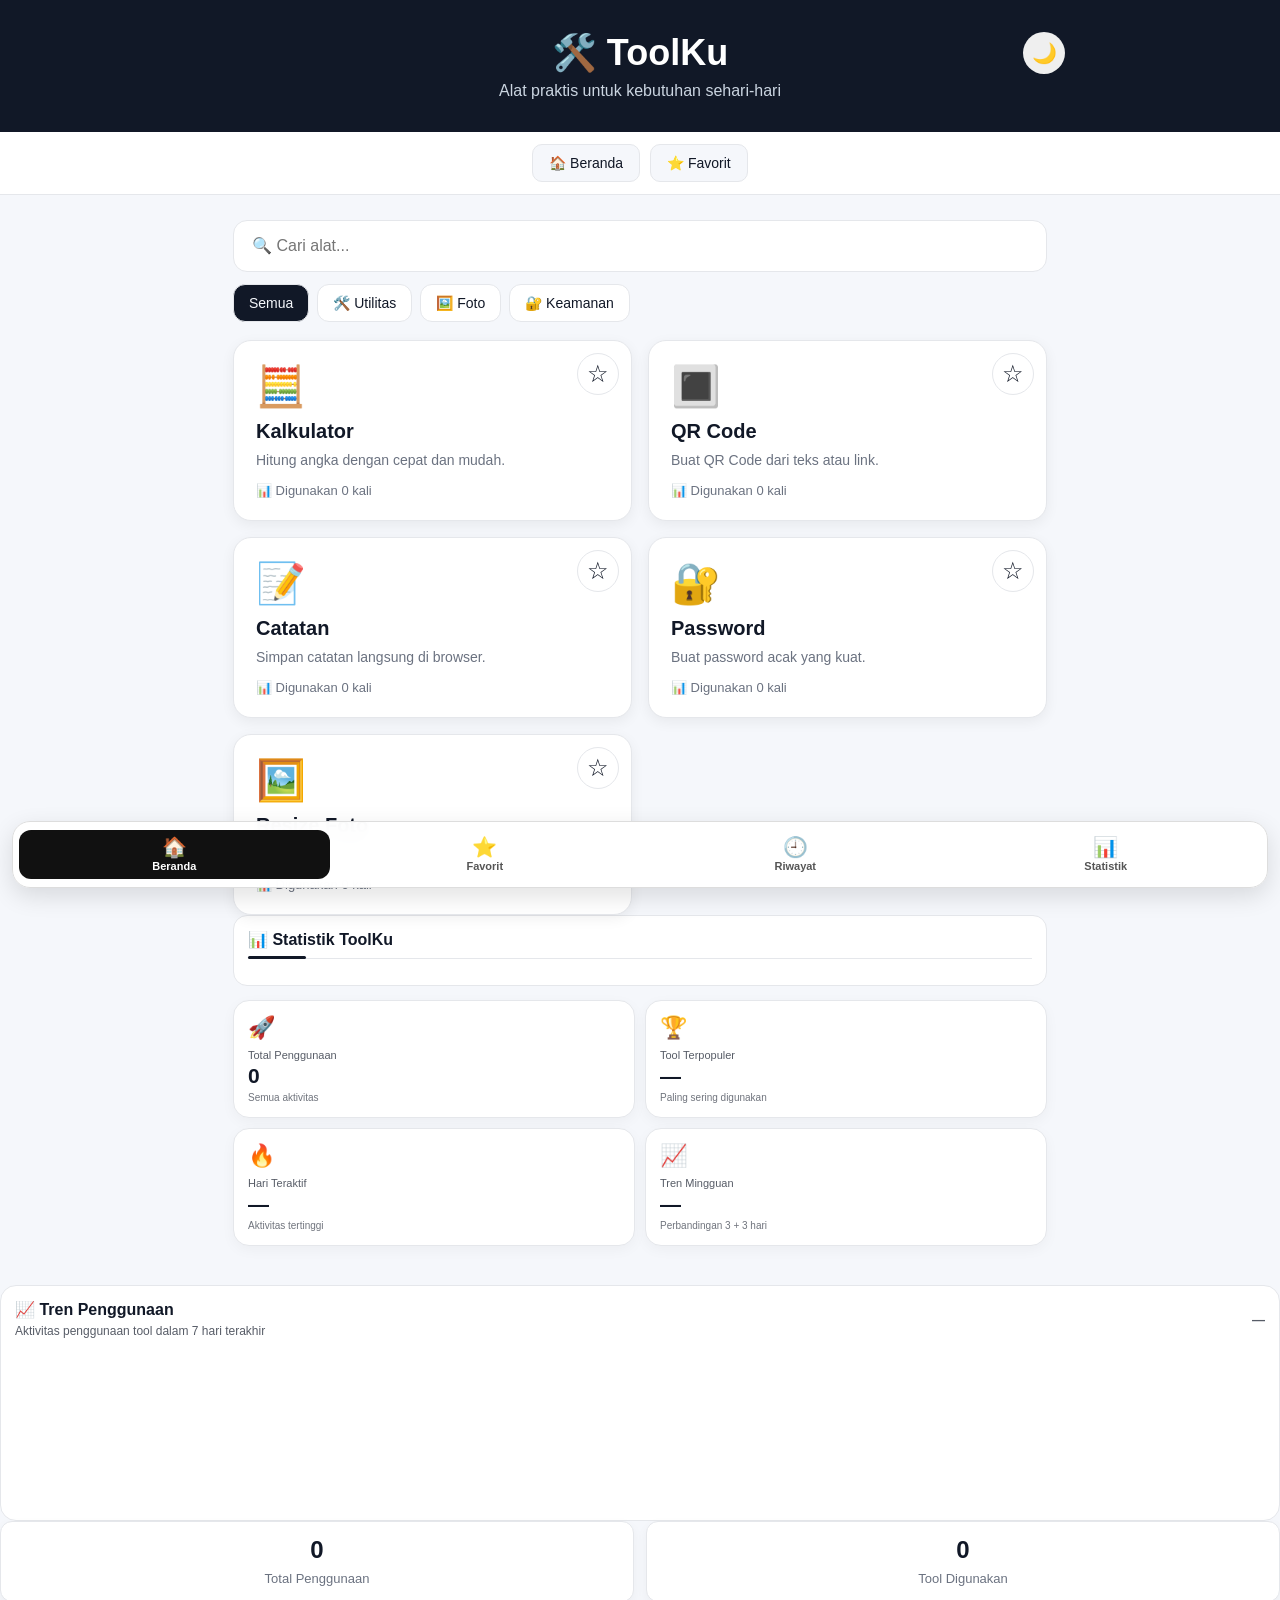
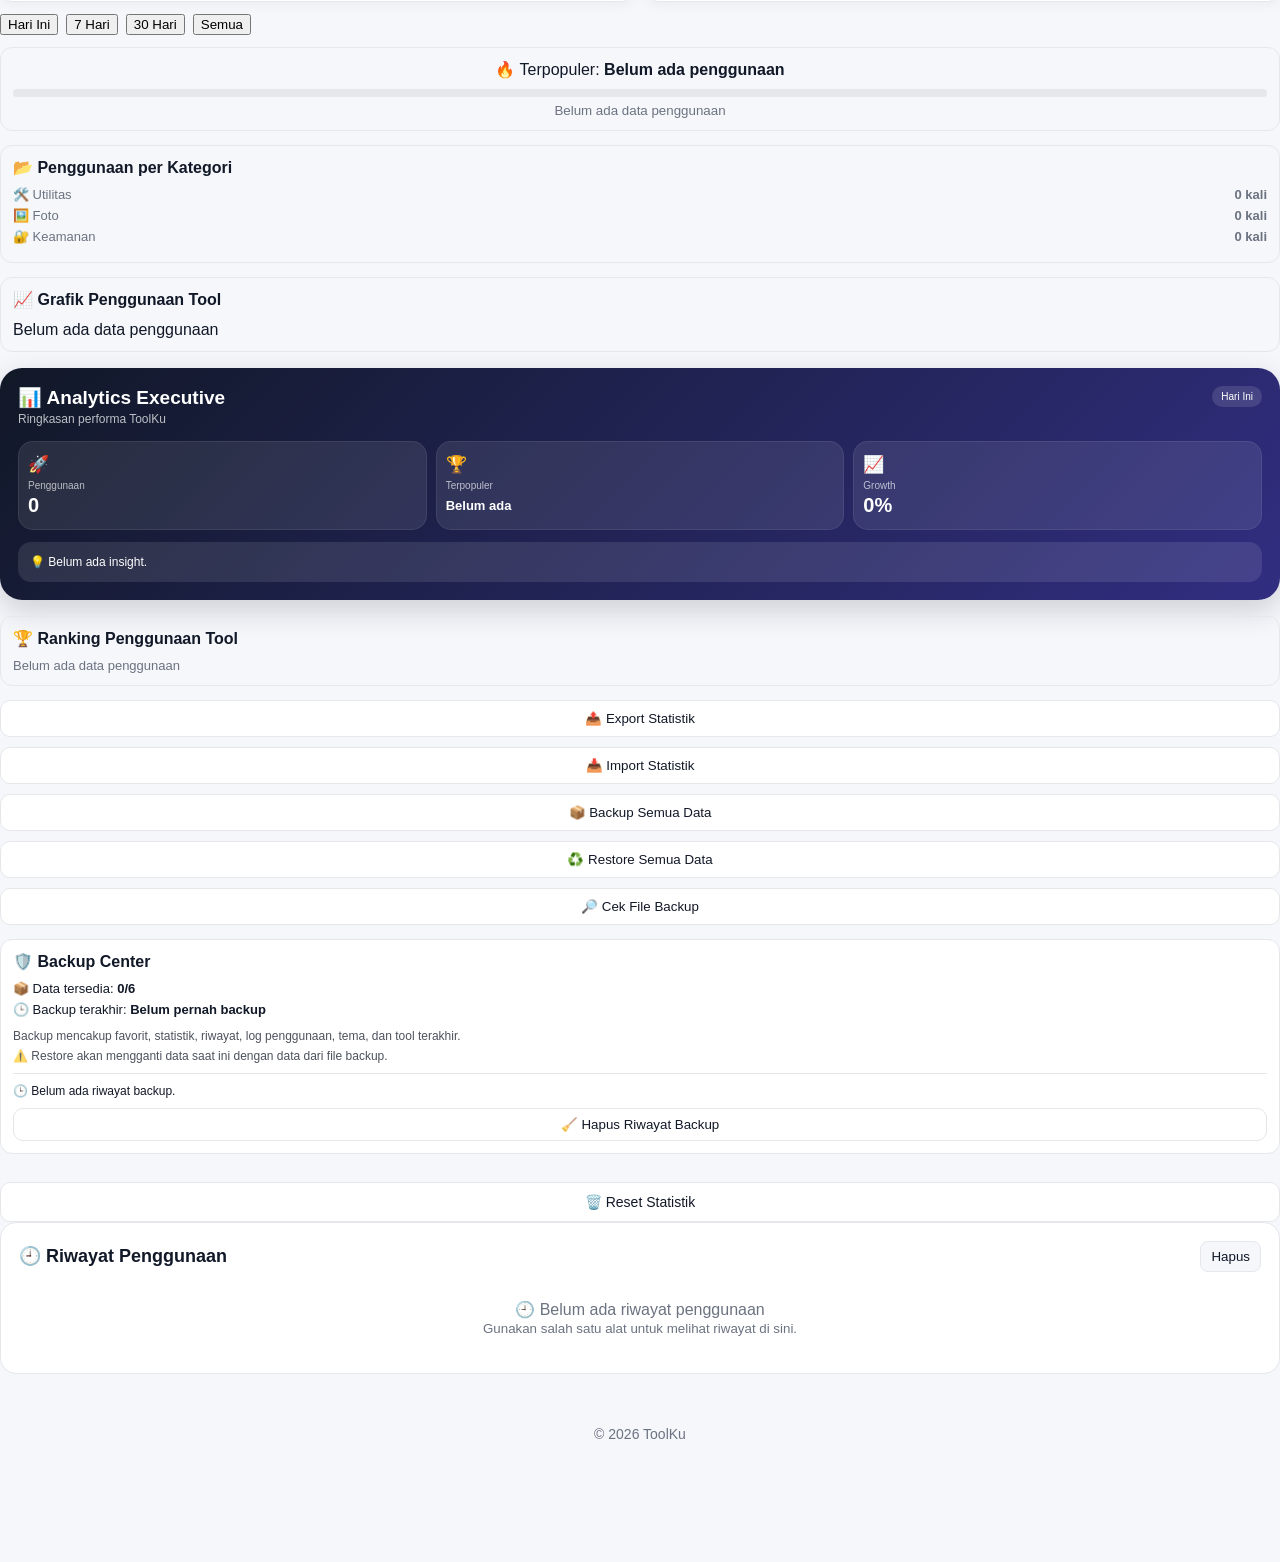
<file: public/index.html>
<!DOCTYPE html>
<html lang="id">
<head>
<link rel="manifest" href="manifest.json">
<meta charset="UTF-8">
<meta name="viewport" content="width=device-width, initial-scale=1.0">
<meta name="theme-color" content="#111111">
<link rel="apple-touch-icon" href="icons/icon-192.png">
<title>ToolKu - Alat Praktis Online</title>

<style>
*{box-sizing:border-box}

:root{
    --bg:#f5f7fb;
    --card:#ffffff;
    --text:#111827;
    --muted:#6b7280;
    --border:#e5e7eb;
    --header:#111827;
}

body.dark{
    --bg:#0f172a;
    --card:#1e293b;
    --text:#f8fafc;
    --muted:#cbd5e1;
    --border:#334155;
    --header:#020617;
}

body{
    margin:0;
    font-family:Arial,sans-serif;
    background:var(--bg);
    color:var(--text);
    transition:.25s;
}

header{
    background:var(--header);
    color:white;
    padding:32px 20px;
    text-align:center;
}

.top{
    max-width:850px;
    margin:auto;
    position:relative;
}

header h1{
    margin:0;
    font-size:36px;
}

header p{
    margin:8px 0 0;
    color:#cbd5e1;
}

#theme{
    position:absolute;
    right:0;
    top:0;
    border:0;
    border-radius:50%;
    width:42px;
    height:42px;
    font-size:20px;
    cursor:pointer;
}

.nav-menu{
    display:flex;
    justify-content:center;
    gap:10px;
    padding:12px 18px;
    background:var(--card);
    border-bottom:1px solid var(--border);
    position:sticky;
    top:0;
    z-index:100;
}

.nav-menu a,
.nav-menu button{
    padding:10px 16px;
    border:1px solid var(--border);
    border-radius:10px;
    background:var(--bg);
    color:var(--text);
    text-decoration:none;
    font-size:14px;
    cursor:pointer;
}

.nav-menu a:hover,
.nav-menu button:hover{
    background:var(--text);
    color:var(--bg);
}

.container{
    max-width:850px;
    margin:auto;
    padding:25px 18px;
}

.search{
    width:100%;
    padding:16px 18px;
    border:1px solid var(--border);
    border-radius:14px;
    font-size:16px;
    margin-bottom:12px;
    outline:none;
    background:var(--card);
    color:var(--text);
}

.filter-favorit{
    width:100%;
    padding:13px;
    margin-bottom:22px;
    border:1px solid var(--border);
    border-radius:12px;
    background:var(--card);
    color:var(--text);
    font-size:15px;
    cursor:pointer;
}

.filter-favorit.aktif{
    background:var(--text);
    color:var(--bg);
}

.kategori{
    display:flex;
    gap:8px;
    overflow-x:auto;
    margin-bottom:14px;
    padding-bottom:4px;
}

.kategori-btn{
    flex:0 0 auto;
    padding:10px 15px;
    border:1px solid var(--border);
    border-radius:12px;
    background:var(--card);
    color:var(--text);
    font-size:14px;
    cursor:pointer;
}

.kategori-btn.aktif{
    background:var(--text);
    color:var(--bg);
}

.terakhir{
    display:none;
    margin-bottom:10px;
    padding:10px 12px;
    border:1px solid var(--border);
    border-radius:10px;
    background:var(--card);
    color:var(--text);
    font-size:13px;
}

.dashboard{
    margin-bottom:14px;
    padding:14px;
    border:1px solid var(--border);
    border-radius:14px;
    background:var(--card);
    color:var(--text);
}

.dashboard h2{
    display:flex;
    align-items:center;
    gap:8px;
    padding-bottom:9px;
    margin:0 0 12px;
    border-bottom:1px solid var(--border);
    position:relative;
    font-size:16px;
}

.dashboard h2::after{
    content:"";
    position:absolute;
    left:0;
    bottom:-1px;
    width:58px;
    height:3px;
    border-radius:3px;
    background:currentColor;
}

.dashboard-grid{
    display:grid;
    grid-template-columns:1fr 1fr;
    gap:12px;
}

.dashboard-card{
    padding:14px;
    border:1px solid var(--border);
    border-radius:12px;
    text-align:center;
    background:var(--card);
    box-shadow:0 4px 12px rgba(0,0,0,.04);
    transition:transform .2s ease, box-shadow .2s ease;
}

.dashboard-card:hover{
    transform:translateY(-2px);
    box-shadow:0 7px 18px rgba(0,0,0,.08);
}

.dashboard-card strong{
    display:block;
    font-size:24px;
    margin-bottom:5px;
}

.dashboard-card span{
    color:var(--muted);
    font-size:13px;
}

.reset-statistik{
    width:100%;
    margin-top:14px;
    padding:11px;
    border:1px solid var(--border);
    border-radius:10px;
    background:var(--card);
    color:var(--text);
    font-size:14px;
    cursor:pointer;
}

.reset-statistik:hover{
    background:var(--text);
    color:var(--bg);
}

.riwayat{
    display:none;
    margin-bottom:22px;
    padding:18px;
    border:1px solid var(--border);
    border-radius:16px;
    background:var(--card);
    color:var(--text);
}

.riwayat-header{
    display:flex;
    justify-content:space-between;
    align-items:center;
    margin-bottom:10px;
}

.riwayat-header h2{
    margin:0;
    font-size:18px;
}

.riwayat-header button{
    border:1px solid var(--border);
    border-radius:8px;
    padding:7px 10px;
    background:var(--bg);
    color:var(--text);
    cursor:pointer;
}

.riwayat-item{
    display:flex;
    justify-content:space-between;
    align-items:center;
    padding:10px 0;
    border-bottom:1px solid var(--border);
}

.riwayat-item:last-child{
    border-bottom:none;
}

.riwayat-item a{
    color:var(--text);
    text-decoration:none;
    font-weight:bold;
}

.riwayat-waktu{
    color:var(--muted);
    font-size:12px;
}

.populer{
    margin-bottom:22px;
    padding:18px;
    border:1px solid var(--border);
    border-radius:16px;
    background:var(--card);
    color:var(--text);
}

.populer h2{
    margin:0 0 14px;
    font-size:18px;
}

.populer-item{
    display:flex;
    justify-content:space-between;
    align-items:center;
    padding:10px 0;
    border-bottom:1px solid var(--border);
}

.populer-item:last-child{
    border-bottom:none;
}

.populer-item a{
    color:var(--text);
    text-decoration:none;
    font-weight:bold;
}

.populer-jumlah{
    color:var(--muted);
    font-size:13px;
}

.tools{
    display:grid;
    grid-template-columns:repeat(2,1fr);
    gap:16px;
}

.tool{
    display:block;
    background:var(--card);
    padding:22px;
    border:1px solid var(--border);
    border-radius:18px;
    text-decoration:none;
    color:var(--text);
    box-shadow:0 4px 14px rgba(0,0,0,.06);
    transition:.2s;
    position:relative;
}

.favorit{
    position:absolute;
    top:12px;
    right:12px;
    width:42px;
    height:42px;
    padding:0;
    margin:0;
    display:flex;
    align-items:center;
    justify-content:center;
    border:1px solid var(--border);
    border-radius:50%;
    background:var(--card);
    color:var(--text);
    font-size:24px;
    line-height:1;
    cursor:pointer;
    z-index:10;
}

.favorit.aktif{
    color:#f59e0b;
}

.tool:hover{
    transform:translateY(-4px);
    box-shadow:0 9px 22px rgba(0,0,0,.12);
}

.icon{
    font-size:40px;
    margin-bottom:10px;
}

.tool h2{
    margin:0 0 7px;
    font-size:20px;
}

.tool p{
    margin:0;
    color:var(--muted);
    font-size:14px;
    line-height:1.5;
}

.statistik{
    margin-top:12px;
    font-size:13px;
    color:var(--muted);
}

footer{
    text-align:center;
    padding:30px 20px;
    color:var(--muted);
    font-size:14px;
}

@media(max-width:600px){
    .nav-menu{
        display:none;
        gap:8px;
        padding:10px 12px;
        position:static;
    }

    .nav-menu a,
    .nav-menu button{
        flex:1;
        text-align:center;
        padding:10px 8px;
        font-size:13px;
    }

    .tools{
        grid-template-columns:1fr;
        gap:12px;
    }

    .tool{
        padding:16px;
        border-radius:16px;
    }

    header h1{
        font-size:30px;
    }

    #theme{
        right:10px;
    }
}

/* Ruang aman untuk bottom navigation */
body{
    padding-bottom:90px;
}

<style id="grafik-premium">
.bar-grafik-tool{
    position:relative;
    overflow:hidden;
}

.bar-grafik-tool::after{
    content:"";
    position:absolute;
    top:0;
    left:-45%;
    width:35%;
    height:100%;
    background:rgba(255,255,255,.22);
    transform:skewX(-20deg);
    animation:none;
}

@keyframes shimmerGrafik{
    0%{
        left:-45%;
    }
    60%,100%{
        left:125%;
    }
}


</style>

</style>
<link rel="stylesheet" href="splash.css">
<link rel="stylesheet" href="bottom-nav.css">
<style>
html{
    scroll-behavior:smooth;
}
</style>

<style id="tren-statistik-css">
.tren-statistik-card{
    margin-top:14px;
    padding:14px;
    border:1px solid var(--border);
    border-radius:16px;
    background:var(--card);
}
.tren-statistik-head{
    display:flex;
    justify-content:space-between;
    align-items:center;
    gap:10px;
}
.tren-statistik-title{
    font-weight:700;
}
.tren-statistik-info{
    margin-top:5px;
    font-size:12px;
    opacity:.7;
}
.tren-statistik-chart{
    height:150px;
    display:flex;
    align-items:flex-end;
    gap:6px;
    margin-top:18px;
}
.tren-bar-wrap{
    flex:1;
    height:100%;
    display:flex;
    flex-direction:column;
    justify-content:flex-end;
    align-items:center;
    gap:5px;
}
.tren-bar{
    width:100%;
    max-width:24px;
    min-height:4px;
    border-radius:7px 7px 3px 3px;
    background:var(--accent,#2563eb);
    opacity:.85;
    transition:height .4s ease;
}
.tren-label{
    font-size:9px;
    opacity:.65;
}
.tren-change{
    font-size:13px;
    font-weight:700;
}
.tren-naik{color:#16a34a}
.tren-turun{color:#dc2626}
.tren-stabil{opacity:.7}
</style>


<style id="dashboard-v2-css">
.dashboard-ringkas{
    display:grid;
    grid-template-columns:repeat(2,minmax(0,1fr));
    gap:10px;
    margin-top:14px;
}
.dashboard-kartu{
    padding:14px;
    border:1px solid var(--border);
    border-radius:16px;
    background:var(--card);
    box-shadow:0 4px 14px rgba(0,0,0,.04);
}
.dashboard-icon{
    font-size:22px;
    margin-bottom:8px;
}
.dashboard-label{
    font-size:11px;
    opacity:.7;
}
.dashboard-nilai{
    margin-top:3px;
    font-size:21px;
    font-weight:800;
}
.dashboard-sub{
    margin-top:4px;
    font-size:10px;
    opacity:.6;
}
@media(max-width:360px){
    .dashboard-ringkas{
        grid-template-columns:1fr;
    }
}
</style>


<style id="analytics-pro-css">
#analyticsProToolKu{
    margin:12px 0 14px;
    padding:14px;
    border:1px solid var(--border);
    border-radius:16px;
    background:var(--card);
}
.analytics-pro-title{
    font-weight:800;
    margin-bottom:4px;
}
.analytics-pro-subtitle{
    font-size:11px;
    opacity:.65;
    margin-bottom:12px;
}
.analytics-pro-item{
    display:flex;
    align-items:center;
    gap:10px;
    margin:9px 0;
    padding:10px;
    border:1px solid var(--border);
    border-radius:12px;
    background:var(--card);
}
.analytics-pro-medal{
    width:28px;
    text-align:center;
    font-size:20px;
}
.analytics-pro-main{
    flex:1;
    min-width:0;
}
.analytics-pro-name{
    display:flex;
    justify-content:space-between;
    gap:8px;
    font-size:13px;
    font-weight:700;
}
.analytics-pro-percent{
    font-size:11px;
    opacity:.65;
}
.analytics-pro-track{
    height:7px;
    margin-top:6px;
    border-radius:8px;
    background:var(--border);
    overflow:hidden;
}
.analytics-pro-bar{
    width:0%;
    height:100%;
    border-radius:8px;
    background:currentColor;
    transition:width .7s ease;
}
.analytics-pro-empty{
    font-size:13px;
    opacity:.65;
    padding:8px 0;
}
</style>


<style id="analytics-insight-pro-css">
#analyticsInsightPro{
    margin:14px 0;
    padding:16px;
    border-radius:18px;
    background:linear-gradient(135deg,#f8fafc,#eef2ff);
    border:1px solid rgba(99,102,241,.15);
}
.analytics-insight-title{
    font-size:17px;
    font-weight:800;
    margin-bottom:8px;
}
#analyticsInsightIsi{
    font-size:14px;
    line-height:1.55;
}
.analytics-insight-item{
    margin-top:9px;
    padding:10px 12px;
    border-radius:12px;
    background:rgba(255,255,255,.75);
}
.analytics-insight-value{
    font-weight:800;
}
</style>


<style id="analytics-comparison-pro-css">
#analyticsComparisonPro{
    margin:14px 0;
    padding:16px;
    border-radius:18px;
    background:linear-gradient(135deg,#fff7ed,#fefce8);
    border:1px solid rgba(245,158,11,.18);
    color:#111827;
}
.analytics-comparison-title{
    font-size:17px;
    font-weight:800;
    margin-bottom:8px;
}
#analyticsComparisonIsi{
    font-size:14px;
    line-height:1.55;
}
.analytics-comparison-item{
    margin-top:9px;
    padding:10px 12px;
    border-radius:12px;
    background:rgba(255,255,255,.78);
    color:#111827;
}
.analytics-comparison-up{
    font-weight:800;
}
.analytics-comparison-down{
    font-weight:800;
}
.analytics-comparison-flat{
    font-weight:800;
}
</style>


<style id="analytics-performance-pro-css">
#analyticsPerformancePro{
    margin:14px 0;
    padding:16px;
    border-radius:18px;
    background:linear-gradient(135deg,#eff6ff,#f5f3ff);
    border:1px solid rgba(59,130,246,.16);
}
.analytics-performance-title{
    font-size:17px;
    font-weight:800;
    margin-bottom:4px;
}
.analytics-performance-subtitle{
    font-size:12px;
    opacity:.72;
    margin-bottom:12px;
}
.analytics-performance-chart{
    display:flex;
    align-items:flex-end;
    gap:7px;
    height:145px;
    padding:8px 2px 0;
}
.analytics-performance-day{
    flex:1;
    height:100%;
    display:flex;
    flex-direction:column;
    justify-content:flex-end;
    align-items:center;
    min-width:0;
}
.analytics-performance-value{
    font-size:10px;
    font-weight:800;
    margin-bottom:4px;
}
.analytics-performance-bar-wrap{
    width:100%;
    height:100px;
    display:flex;
    align-items:flex-end;
    justify-content:center;
}
.analytics-performance-bar{
    width:min(30px,72%);
    min-height:3px;
    border-radius:8px 8px 3px 3px;
    background:linear-gradient(180deg,#6366f1,#3b82f6);
    transition:height .45s ease;
}
.analytics-performance-label{
    font-size:10px;
    margin-top:6px;
    opacity:.75;
}
.analytics-performance-info{
    margin-top:12px;
    padding:10px 12px;
    border-radius:12px;
    background:rgba(255,255,255,.72);
    font-size:13px;
    line-height:1.5;
}
</style>


<style id="analytics-growth-pro-css">
#analyticsGrowthPro{
    margin:14px 0;
    padding:16px;
    border-radius:18px;
    background:linear-gradient(135deg,#f0fdf4,#ecfeff);
    border:1px solid rgba(16,185,129,.16);
}
.analytics-growth-title{
    font-size:17px;
    font-weight:800;
    margin-bottom:4px;
}
.analytics-growth-subtitle{
    font-size:12px;
    opacity:.72;
    margin-bottom:12px;
}
.analytics-growth-list{
    display:flex;
    flex-direction:column;
    gap:8px;
}
.analytics-growth-item{
    display:flex;
    align-items:center;
    justify-content:space-between;
    gap:10px;
    padding:11px 12px;
    border-radius:13px;
    background:rgba(255,255,255,.78);
}
.analytics-growth-name{
    font-weight:700;
    min-width:0;
    overflow:hidden;
    text-overflow:ellipsis;
    white-space:nowrap;
}
.analytics-growth-meta{
    font-size:11px;
    opacity:.7;
    margin-top:2px;
}
.analytics-growth-badge{
    flex-shrink:0;
    font-size:12px;
    font-weight:800;
    padding:5px 8px;
    border-radius:999px;
}
.analytics-growth-up{
    background:rgba(16,185,129,.13);
}
.analytics-growth-down{
    background:rgba(239,68,68,.11);
}
.analytics-growth-flat{
    background:rgba(107,114,128,.12);
}
</style>


<style id="analytics-smart-pro-css">
#analyticsSmartRecommendation{
    margin:14px 0;
    padding:16px;
    border-radius:18px;
    background:linear-gradient(135deg,#faf5ff,#eff6ff);
    border:1px solid rgba(139,92,246,.16);
}
.analytics-smart-title{
    font-size:17px;
    font-weight:800;
    margin-bottom:4px;
}
.analytics-smart-subtitle{
    font-size:12px;
    opacity:.72;
    margin-bottom:12px;
}
.analytics-smart-list{
    display:flex;
    flex-direction:column;
    gap:8px;
}
.analytics-smart-item{
    padding:11px 12px;
    border-radius:13px;
    background:rgba(255,255,255,.78);
    font-size:13px;
    line-height:1.5;
}
.analytics-smart-item strong{
    font-weight:800;
}
</style>


<style id="analytics-executive-pro-css">
#analyticsExecutivePro{
    margin:16px 0;
    padding:18px;
    border-radius:22px;
    background:
        linear-gradient(135deg,#111827,#312e81);
    color:#fff;
    box-shadow:0 10px 30px rgba(15,23,42,.18);
}
.analytics-executive-head{
    display:flex;
    align-items:flex-start;
    justify-content:space-between;
    gap:12px;
    margin-bottom:15px;
}
.analytics-executive-title{
    font-size:19px;
    font-weight:900;
}
.analytics-executive-subtitle{
    margin-top:3px;
    font-size:12px;
    opacity:.72;
}
#analyticsExecutivePeriode{
    padding:5px 9px;
    border-radius:999px;
    background:rgba(255,255,255,.12);
    font-size:10px;
    white-space:nowrap;
}
.analytics-executive-grid{
    display:grid;
    grid-template-columns:repeat(3,1fr);
    gap:9px;
}
.analytics-executive-card{
    padding:12px 9px;
    border-radius:15px;
    background:rgba(255,255,255,.09);
    border:1px solid rgba(255,255,255,.08);
}
.analytics-executive-icon{
    font-size:17px;
    margin-bottom:5px;
}
.analytics-executive-label{
    font-size:10px;
    opacity:.68;
}
.analytics-executive-value{
    margin-top:3px;
    font-size:20px;
    font-weight:900;
    overflow:hidden;
    text-overflow:ellipsis;
    white-space:nowrap;
}
.analytics-executive-value.small{
    font-size:13px;
    padding-top:4px;
}
.analytics-executive-insight{
    margin-top:12px;
    padding:11px 12px;
    border-radius:13px;
    background:rgba(255,255,255,.10);
    font-size:12px;
    line-height:1.5;
}
@media(max-width:430px){
    #analyticsExecutivePro{
        padding:15px;
    }
    .analytics-executive-grid{
        gap:6px;
    }
    .analytics-executive-card{
        padding:10px 7px;
    }
    .analytics-executive-value{
        font-size:18px;
    }
    .analytics-executive-value.small{
        font-size:12px;
    }
}
</style>


<style id="analytics-export-pro-css">
.analytics-export-pro{
    margin:16px 0;
    padding:16px;
    border:1px solid rgba(127,127,127,.18);
    border-radius:16px;
    background:var(--card-bg,#fff);
}
.analytics-export-head{
    display:flex;
    align-items:center;
    justify-content:space-between;
    gap:12px;
    flex-wrap:wrap;
}
.analytics-export-title{
    font-size:16px;
    font-weight:800;
}
.analytics-export-subtitle{
    margin-top:4px;
    font-size:12px;
    opacity:.68;
}
.analytics-export-actions{
    display:flex;
    gap:8px;
    flex-wrap:wrap;
}
.analytics-export-btn{
    border:0;
    border-radius:10px;
    padding:10px 13px;
    font-weight:700;
    cursor:pointer;
}
.analytics-export-btn:active{
    transform:scale(.97);
}
</style>


<style id="analytics-interactive-v10-css">
#analyticsInteractiveV10{
    margin:16px 0;
    padding:18px;
    border:1px solid rgba(127,127,127,.18);
    border-radius:18px;
    background:var(--card-bg,#fff);
}
.analytics-v10-head{
    display:flex;
    justify-content:space-between;
    align-items:center;
    gap:12px;
    flex-wrap:wrap;
    margin-bottom:14px;
}
.analytics-v10-title{
    font-size:17px;
    font-weight:800;
}
.analytics-v10-subtitle{
    margin-top:4px;
    font-size:12px;
    opacity:.68;
}
.analytics-v10-period{
    padding:7px 11px;
    border-radius:10px;
    font-size:12px;
    font-weight:700;
    background:rgba(127,127,127,.10);
}
.analytics-v10-grid{
    display:grid;
    grid-template-columns:repeat(3,1fr);
    gap:10px;
}
.analytics-v10-card{
    padding:13px;
    border-radius:13px;
    background:rgba(127,127,127,.07);
}
.analytics-v10-label{
    font-size:11px;
    opacity:.68;
}
.analytics-v10-value{
    margin-top:5px;
    font-size:19px;
    font-weight:800;
}
.analytics-v10-top{
    margin-top:14px;
    padding:13px;
    border-radius:13px;
    background:rgba(127,127,127,.07);
}
.analytics-v10-top-title{
    font-size:13px;
    font-weight:800;
    margin-bottom:9px;
}
.analytics-v10-row{
    display:flex;
    justify-content:space-between;
    gap:10px;
    padding:8px 0;
    border-bottom:1px solid rgba(127,127,127,.12);
    font-size:12px;
}
.analytics-v10-row:last-child{
    border-bottom:0;
}
.analytics-v10-rank{
    font-weight:800;
}
.analytics-v10-number{
    font-weight:700;
}
.analytics-v10-insight{
    margin-top:12px;
    padding:12px;
    border-radius:13px;
    font-size:12px;
    line-height:1.45;
    background:rgba(127,127,127,.08);
}
@media(max-width:600px){
    .analytics-v10-grid{
        grid-template-columns:1fr;
    }
}
</style>


<style id="analytics-performance-v11-css">
#analyticsPerformanceV11{
    margin:16px 0;
    padding:18px;
    border:1px solid rgba(127,127,127,.18);
    border-radius:18px;
    background:var(--card-bg,#fff);
}
.analytics-v11-head{
    display:flex;
    justify-content:space-between;
    align-items:center;
    gap:12px;
    flex-wrap:wrap;
    margin-bottom:14px;
}
.analytics-v11-title{
    font-size:17px;
    font-weight:800;
}
.analytics-v11-subtitle{
    margin-top:4px;
    font-size:12px;
    opacity:.68;
}
.analytics-v11-period{
    padding:7px 11px;
    border-radius:10px;
    font-size:12px;
    font-weight:700;
    background:rgba(127,127,127,.10);
}
.analytics-v11-list{
    display:grid;
    gap:9px;
}
.analytics-v11-row{
    display:grid;
    grid-template-columns:minmax(0,1fr) auto auto;
    align-items:center;
    gap:10px;
    padding:11px 12px;
    border-radius:12px;
    background:rgba(127,127,127,.07);
}
.analytics-v11-tool{
    min-width:0;
    font-size:13px;
    font-weight:700;
    overflow:hidden;
    text-overflow:ellipsis;
    white-space:nowrap;
}
.analytics-v11-count{
    font-size:12px;
    opacity:.72;
    white-space:nowrap;
}
.analytics-v11-status{
    min-width:68px;
    text-align:center;
    padding:5px 7px;
    border-radius:8px;
    font-size:11px;
    font-weight:800;
}
.analytics-v11-up{
    background:rgba(46,125,50,.13);
}
.analytics-v11-down{
    background:rgba(198,40,40,.13);
}
.analytics-v11-stable{
    background:rgba(117,117,117,.13);
}
.analytics-v11-summary{
    display:grid;
    grid-template-columns:repeat(3,1fr);
    gap:9px;
    margin-bottom:14px;
}
.analytics-v11-summary-card{
    padding:12px;
    border-radius:12px;
    background:rgba(127,127,127,.07);
}
.analytics-v11-summary-label{
    font-size:11px;
    opacity:.68;
}
.analytics-v11-summary-value{
    margin-top:5px;
    font-size:18px;
    font-weight:800;
}
.analytics-v11-insight{
    margin-top:13px;
    padding:12px;
    border-radius:12px;
    background:rgba(127,127,127,.08);
    font-size:12px;
    line-height:1.45;
}
@media(max-width:600px){
    .analytics-v11-summary{
        grid-template-columns:1fr;
    }
    .analytics-v11-row{
        grid-template-columns:minmax(0,1fr) auto;
    }
    .analytics-v11-status{
        grid-column:2;
        grid-row:1;
    }
    .analytics-v11-count{
        grid-column:1;
        grid-row:2;
    }
}
</style>


<style id="analytics-health-v13-css">
#analyticsHealthV13{
    margin:16px 0;
    padding:18px;
    border:1px solid rgba(127,127,127,.18);
    border-radius:18px;
    background:var(--card-bg,#fff);
    color:var(--text);
}
.analytics-v13-head{
    display:flex;
    justify-content:space-between;
    align-items:center;
    gap:12px;
    flex-wrap:wrap;
    margin-bottom:14px;
}
.analytics-v13-title{
    font-size:17px;
    font-weight:800;
}
.analytics-v13-subtitle{
    margin-top:4px;
    font-size:12px;
    opacity:.68;
}
.analytics-v13-status{
    padding:7px 11px;
    border-radius:10px;
    font-size:12px;
    font-weight:800;
}
.analytics-v13-ok{
    background:rgba(46,125,50,.13);
}
.analytics-v13-warn{
    background:rgba(245,124,0,.13);
}
.analytics-v13-error{
    background:rgba(198,40,40,.13);
}
.analytics-v13-list{
    display:grid;
    gap:8px;
}
.analytics-v13-row{
    display:grid;
    grid-template-columns:minmax(0,1fr) auto;
    gap:10px;
    align-items:center;
    padding:10px 12px;
    border-radius:11px;
    background:rgba(127,127,127,.07);
    font-size:12px;
}
.analytics-v13-name{
    font-weight:700;
}
.analytics-v13-result{
    font-weight:800;
}
.analytics-v13-summary{
    margin-top:12px;
    padding:12px;
    border-radius:12px;
    background:rgba(127,127,127,.08);
    font-size:12px;
    line-height:1.45;
}
@media(max-width:600px){
    .analytics-v13-row{
        grid-template-columns:1fr;
        gap:5px;
    }
}
</style>

<style id="analytics-simple-v16-css">
#analyticsComparisonPro,
#analyticsHealthV13,
#analyticsPerformanceV11,
#analyticsInteractiveV10,
#analyticsExportPro,
#analyticsPerformancePro,
#analyticsSmartRecommendation,
#analyticsGrowthPro,
#analyticsInsightPro,
#analyticsProToolKu{
    display:none;
}
</style>

</head>

<body>
<div id="splashScreen">
    <div class="splash-logo">TK</div>
    <div class="splash-title">ToolKu</div>
    <div class="splash-text">Tools sederhana, gratis, dan praktis</div>
</div>

<header>
<div class="top">
    <button id="theme" onclick="ubahTema()">🌙</button>
    <h1>🛠️ ToolKu</h1>
    <p>Alat praktis untuk kebutuhan sehari-hari</p>
</div>
</header>

<nav class="nav-menu">
    <a href="index.html">🏠 Beranda</a>
    <button onclick="tampilkanFavorit()">⭐ Favorit</button>
</nav>

<div class="container">

<input
    type="text"
    id="search"
    class="search"
    placeholder="🔍 Cari alat..."
    oninput="cariTool()"
>

<div class="kategori">
    <button class="kategori-btn aktif" onclick="filterKategori('semua', this)">Semua</button>
    <button class="kategori-btn" onclick="filterKategori('utilitas', this)">🛠️ Utilitas</button>
    <button class="kategori-btn" onclick="filterKategori('foto', this)">🖼️ Foto</button>
    <button class="kategori-btn" onclick="filterKategori('keamanan', this)">🔐 Keamanan</button>
</div>

<div class="tools">

<a href="kalkulator.html" class="tool" data-kategori="utilitas" onclick="catatToolTerakhir('Kalkulator')">
    <button class="favorit" onclick="event.preventDefault(); event.stopPropagation(); toggleFavorit('kalkulator.html', this)">☆</button>
    <div class="icon">🧮</div>
    <h2>Kalkulator</h2>
    <p>Hitung angka dengan cepat dan mudah.</p>
    <div class="statistik" data-statistik="Kalkulator"></div>
</a>

<a href="qrcode.html" class="tool" data-kategori="utilitas" onclick="catatToolTerakhir('QR Code')">
    <button class="favorit" onclick="event.preventDefault(); event.stopPropagation(); toggleFavorit('qrcode.html', this)">☆</button>
    <div class="icon">🔳</div>
    <h2>QR Code</h2>
    <p>Buat QR Code dari teks atau link.</p>
    <div class="statistik" data-statistik="QR Code"></div>
</a>

<a href="catatan.html" class="tool" data-kategori="utilitas" onclick="catatToolTerakhir('Catatan')">
    <button class="favorit" onclick="event.preventDefault(); event.stopPropagation(); toggleFavorit('catatan.html', this)">☆</button>
    <div class="icon">📝</div>
    <h2>Catatan</h2>
    <p>Simpan catatan langsung di browser.</p>
    <div class="statistik" data-statistik="Catatan"></div>
</a>

<a href="password.html" class="tool" data-kategori="keamanan" onclick="catatToolTerakhir('Password')">
    <button class="favorit" onclick="event.preventDefault(); event.stopPropagation(); toggleFavorit('password.html', this)">☆</button>
    <div class="icon">🔐</div>
    <h2>Password</h2>
    <p>Buat password acak yang kuat.</p>
    <div class="statistik" data-statistik="Password"></div>
</a>

<a href="resize.html" class="tool" data-kategori="foto" onclick="catatToolTerakhir('Resize Foto')">
    <button class="favorit" onclick="event.preventDefault(); event.stopPropagation(); toggleFavorit('resize.html', this)">☆</button>
    <div class="icon">🖼️</div>
    <h2>Resize Foto</h2>
    <p>Ubah ukuran foto dengan mudah.</p>
    <div class="statistik" data-statistik="Resize Foto"></div>
</a>

</div>

<a id="terakhir" class="terakhir" href="#"></a>

<div id="dashboard" class="dashboard">
    <h2>📊 Statistik ToolKu</div>

<div id="dashboardRingkasToolKu" class="dashboard-ringkas">
    <div class="dashboard-kartu">
        <div class="dashboard-icon">🚀</div>
        <div class="dashboard-label">Total Penggunaan</div>
        <div id="dashboardTotalToolKu" class="dashboard-nilai">0</div>
        <div class="dashboard-sub">Semua aktivitas</div>
    </div>

    <div class="dashboard-kartu">
        <div class="dashboard-icon">🏆</div>
        <div class="dashboard-label">Tool Terpopuler</div>
        <div id="dashboardPopulerToolKu" class="dashboard-nilai">—</div>
        <div class="dashboard-sub">Paling sering digunakan</div>
    </div>

    <div class="dashboard-kartu">
        <div class="dashboard-icon">🔥</div>
        <div class="dashboard-label">Hari Teraktif</div>
        <div id="dashboardAktifToolKu" class="dashboard-nilai">—</div>
        <div class="dashboard-sub">Aktivitas tertinggi</div>
    </div>

    <div class="dashboard-kartu">
        <div class="dashboard-icon">📈</div>
        <div class="dashboard-label">Tren Mingguan</div>
        <div id="dashboardTrenToolKu" class="dashboard-nilai">—</div>
        <div class="dashboard-sub">Perbandingan 3 + 3 hari</div>
    </div>
</div>
</div>

<div id="trenStatistikToolKu" class="tren-statistik-card">
    <div class="tren-statistik-head">
        <div>
            <div class="tren-statistik-title">📈 Tren Penggunaan</div>
            <div class="tren-statistik-info">Aktivitas penggunaan tool dalam 7 hari terakhir</div>
        </div>
        <div id="trenPerubahanToolKu" class="tren-change tren-stabil">—</div>
    </div>
    <div id="trenGrafikToolKu" class="tren-statistik-chart"></div>
</div>
</h2>
    <div class="dashboard-grid">
        <div class="dashboard-card">
            <strong id="totalPenggunaan">0</strong>
            <span>Total Penggunaan</span>
        </div>
        <div class="dashboard-card">
            <strong id="jumlahToolDipakai">0</strong>
            <span>Tool Digunakan</span>
        </div>
    </div>

    <div id="filterPeriodeStatistik" style="display:flex;gap:8px;flex-wrap:wrap;margin:12px 0;">
        <button type="button" onclick="pilihPeriodeStatistik('hari')" class="periode-btn aktif">Hari Ini</button>
        <button type="button" onclick="pilihPeriodeStatistik('7hari')" class="periode-btn">7 Hari</button>
        <button type="button" onclick="pilihPeriodeStatistik('30hari')" class="periode-btn">30 Hari</button>
        <button type="button" onclick="pilihPeriodeStatistik('semua')" class="periode-btn">Semua</button>
    </div>

    <div id="toolTerpopulerDashboard" style="margin:12px 0 14px;padding:12px;border:1px solid var(--border);border-radius:12px;text-align:center;color:var(--text);">
        🔥 Terpopuler: <strong>Belum ada penggunaan</strong>
        <div style="margin-top:10px;height:8px;border-radius:8px;background:var(--border);overflow:hidden;">
            <div id="progressToolTerpopuler" style="width:0%;height:100%;border-radius:8px;background:currentColor;transition:width .3s ease;"></div>
        </div>
        <small id="persentaseToolTerpopuler" style="display:block;margin-top:6px;color:var(--muted);">Belum ada data penggunaan</small>
    </div>

    <div id="statistikKategori" style="margin:12px 0 14px;padding:12px;border:1px solid var(--border);border-radius:12px;color:var(--text);">
        <strong>📂 Penggunaan per Kategori</strong>
        <div id="daftarStatistikKategori" style="margin-top:10px;color:var(--muted);font-size:13px;">
            Belum ada data penggunaan
        </div>
    </div>

    <div id="grafikPenggunaanTool" style="margin:12px 0 14px;padding:12px;border:1px solid var(--border);border-radius:12px;color:var(--text);">
        <strong>📈 Grafik Penggunaan Tool</strong>
        <div id="barGrafikTool" style="margin-top:12px;">
            Belum ada data penggunaan
        </div>
    </div>




<div id="analyticsComparisonPro">
    <div class="analytics-comparison-title">📊 Perbandingan Periode</div>
    <div id="analyticsComparisonIsi">
        Belum ada data perbandingan.
    </div>
</div>



<div id="analyticsExecutivePro">
    <div class="analytics-executive-head">
        <div>
            <div class="analytics-executive-title">📊 Analytics Executive</div>
            <div class="analytics-executive-subtitle">
                Ringkasan performa ToolKu
            </div>
        </div>
        <div id="analyticsExecutivePeriode">Hari Ini</div>
    </div>

    <div class="analytics-executive-grid">
        <div class="analytics-executive-card">
            <div class="analytics-executive-icon">🚀</div>
            <div class="analytics-executive-label">Penggunaan</div>
            <div id="analyticsExecutiveTotal" class="analytics-executive-value">0</div>
        </div>

        <div class="analytics-executive-card">
            <div class="analytics-executive-icon">🏆</div>
            <div class="analytics-executive-label">Terpopuler</div>
            <div id="analyticsExecutiveTop" class="analytics-executive-value small">
                Belum ada
            </div>
        </div>

        <div class="analytics-executive-card">
            <div class="analytics-executive-icon">📈</div>
            <div class="analytics-executive-label">Growth</div>
            <div id="analyticsExecutiveGrowth" class="analytics-executive-value">0%</div>
        </div>
    </div>

    <div id="analyticsExecutiveInsight" class="analytics-executive-insight">
        💡 Belum ada insight.
    </div>
</div>





<div id="analyticsHealthV13">
    <div class="analytics-v13-head">
        <div>
            <div class="analytics-v13-title">🩺 Analytics Health Check</div>
            <div class="analytics-v13-subtitle">
                Pemeriksaan otomatis komponen analytics ToolKu.
            </div>
        </div>
        <div id="analyticsV13Status" class="analytics-v13-status analytics-v13-ok">
            🟢 Normal
        </div>
    </div>

    <div id="analyticsV13List" class="analytics-v13-list">
        <div class="analytics-v13-row">
            <span class="analytics-v13-name">Memeriksa analytics...</span>
            <span class="analytics-v13-result">⏳</span>
        </div>
    </div>

    <div id="analyticsV13Summary" class="analytics-v13-summary">
        💡 Pemeriksaan belum selesai.
    </div>
</div>

<div id="analyticsPerformanceV11">
    <div class="analytics-v11-head">
        <div>
            <div class="analytics-v11-title">📈 Tool Performance Monitor</div>
            <div class="analytics-v11-subtitle">
                Perbandingan performa tool dengan periode sebelumnya.
            </div>
        </div>
        <div id="analyticsV11Period" class="analytics-v11-period">
            Hari Ini
        </div>
    </div>

    <div class="analytics-v11-summary">
        <div class="analytics-v11-summary-card">
            <div class="analytics-v11-summary-label">🚀 Naik</div>
            <div id="analyticsV11Up" class="analytics-v11-summary-value">0</div>
        </div>
        <div class="analytics-v11-summary-card">
            <div class="analytics-v11-summary-label">📉 Turun</div>
            <div id="analyticsV11Down" class="analytics-v11-summary-value">0</div>
        </div>
        <div class="analytics-v11-summary-card">
            <div class="analytics-v11-summary-label">➡️ Stabil</div>
            <div id="analyticsV11Stable" class="analytics-v11-summary-value">0</div>
        </div>
    </div>

    <div id="analyticsV11List" class="analytics-v11-list">
        <div class="analytics-v11-row">
            <span class="analytics-v11-tool">Belum ada data</span>
            <span class="analytics-v11-count">—</span>
            <span class="analytics-v11-status analytics-v11-stable">Stabil</span>
        </div>
    </div>

    <div id="analyticsV11Insight" class="analytics-v11-insight">
        💡 Belum ada insight performa.
    </div>
</div>

<div id="analyticsInteractiveV10">
    <div class="analytics-v10-head">
        <div>
            <div class="analytics-v10-title">⚡ Dashboard Interaktif</div>
            <div class="analytics-v10-subtitle">
                Ringkasan analytics ToolKu dalam satu tampilan.
            </div>
        </div>
        <div id="analyticsV10Period" class="analytics-v10-period">
            Hari Ini
        </div>
    </div>

    <div class="analytics-v10-grid">
        <div class="analytics-v10-card">
            <div class="analytics-v10-label">Total Penggunaan</div>
            <div id="analyticsV10Total" class="analytics-v10-value">0</div>
        </div>

        <div class="analytics-v10-card">
            <div class="analytics-v10-label">Tool Aktif</div>
            <div id="analyticsV10Active" class="analytics-v10-value">0</div>
        </div>

        <div class="analytics-v10-card">
            <div class="analytics-v10-label">Tool Teratas</div>
            <div id="analyticsV10Top" class="analytics-v10-value">Belum ada</div>
        </div>
    </div>

    <div class="analytics-v10-top">
        <div class="analytics-v10-top-title">🏆 Ranking Penggunaan</div>
        <div id="analyticsV10Ranking">
            Belum ada data.
        </div>
    </div>

    <div id="analyticsV10Insight" class="analytics-v10-insight">
        💡 Belum ada insight.
    </div>
</div>

<div id="analyticsExportPro" class="analytics-export-pro">
    <div class="analytics-export-head">
        <div>
            <div class="analytics-export-title">📥 Export Laporan Analytics</div>
            <div class="analytics-export-subtitle">
                Simpan ringkasan performa ToolKu berdasarkan periode aktif.
            </div>
        </div>
        <div class="analytics-export-actions">
            <button class="analytics-export-btn" onclick="exportAnalyticsTXT()">
                📄 TXT
            </button>
            <button class="analytics-export-btn" onclick="exportAnalyticsCSV()">
                📊 CSV
            </button>
        </div>
    </div>
</div>

<div id="analyticsPerformancePro">
    <div class="analytics-performance-title">📈 Performa Tool 7 Hari</div>
    <div class="analytics-performance-subtitle">
        Aktivitas penggunaan tool berdasarkan 7 hari terakhir
    </div>
    <div id="analyticsPerformanceIsi">
        Belum ada data penggunaan.
    </div>
</div>



<div id="analyticsSmartRecommendation">
    <div class="analytics-smart-title">🧠 Smart Recommendation</div>
    <div class="analytics-smart-subtitle">
        Rekomendasi otomatis berdasarkan aktivitas pengguna
    </div>
    <div id="analyticsSmartIsi">
        Belum ada rekomendasi.
    </div>
</div>

<div id="analyticsGrowthPro">
    <div class="analytics-growth-title">🚀 Tool Growth Ranking</div>
    <div class="analytics-growth-subtitle">
        Perubahan penggunaan dibanding periode sebelumnya
    </div>
    <div id="analyticsGrowthIsi">
        Belum ada data pertumbuhan tool.
    </div>
</div>

<div id="analyticsInsightPro">
    <div class="analytics-insight-title">💡 Insight Analytics</div>
    <div id="analyticsInsightIsi">
        Belum ada data yang cukup untuk membuat insight.
    </div>
</div>

<div id="analyticsProToolKu">
    <div class="analytics-pro-title">🏆 Top 3 Tool Terpopuler</div>
    <div class="analytics-pro-subtitle">
        Persentase berdasarkan periode statistik yang dipilih
    </div>
    <div id="analyticsProIsi">
        Belum ada data penggunaan
    </div>
</div>


<div id="rankingToolDashboard" style="margin:12px 0 14px;padding:12px;border:1px solid var(--border);border-radius:12px;color:var(--text);">
        <strong>🏆 Ranking Penggunaan Tool</strong>
        <div id="daftarRankingTool" style="margin-top:10px;color:var(--muted);font-size:13px;">
            Belum ada data penggunaan
        </div>
    </div>

    <button id="exportStatistik" type="button" onclick="exportStatistik()" style="width:100%;margin:0 0 10px;padding:10px 12px;border:1px solid var(--border);border-radius:10px;background:var(--card);color:var(--text);cursor:pointer;">
        📤 Export Statistik
    </button>

    <button id="importStatistik" type="button" onclick="document.getElementById('fileImportStatistik').click()" style="width:100%;margin:0 0 10px;padding:10px 12px;border:1px solid var(--border);border-radius:10px;background:var(--card);color:var(--text);cursor:pointer;">
        📥 Import Statistik
    </button>

    <button id="backupSemuaData" type="button" onclick="backupSemuaData()" style="width:100%;margin:0 0 10px;padding:10px 12px;border:1px solid var(--border);border-radius:10px;background:var(--card);color:var(--text);cursor:pointer;">
        📦 Backup Semua Data
    </button>

    <button id="restoreSemuaData" type="button" onclick="document.getElementById('fileRestoreSemuaData').click()" style="width:100%;margin:0 0 10px;padding:10px 12px;border:1px solid var(--border);border-radius:10px;background:var(--card);color:var(--text);cursor:pointer;">
        ♻️ Restore Semua Data
    </button>

    <input id="fileRestoreSemuaData" type="file" accept=".json,application/json" style="display:none;" onchange="restoreSemuaData(this)">

    <button id="validasiBackup" type="button" onclick="document.getElementById('fileValidasiBackup').click()" style="width:100%;margin:0 0 10px;padding:10px 12px;border:1px solid var(--border);border-radius:10px;background:var(--card);color:var(--text);cursor:pointer;">
        🔎 Cek File Backup
    </button>

    <input id="fileValidasiBackup" type="file" accept=".json,application/json" style="display:none;" onchange="validasiBackup(this)">


    <div id="backupCenter" style="margin:4px 0 14px;padding:12px;border:1px solid var(--border);border-radius:12px;background:var(--card);">
        <div style="font-weight:700;margin-bottom:8px;">
            🛡️ Backup Center
        </div>

        <div id="statusBackupCenter" style="font-size:13px;line-height:1.6;color:var(--text);">
            Memeriksa data ToolKu...
        </div>

        <div style="margin-top:8px;font-size:12px;opacity:.75;">
            Backup mencakup favorit, statistik, riwayat, log penggunaan, tema, dan tool terakhir.
        </div>

        <div style="margin-top:6px;font-size:12px;opacity:.75;">
            ⚠️ Restore akan mengganti data saat ini dengan data dari file backup.
        </div>


        <div id="riwayatBackupToolKu" style="margin-top:10px;padding-top:10px;border-top:1px solid var(--border);font-size:12px;">
            Memuat riwayat backup...
        </div>

        <button id="hapusRiwayatBackup" type="button" onclick="hapusRiwayatBackup()" style="width:100%;margin-top:10px;padding:8px 10px;border:1px solid var(--border);border-radius:10px;background:var(--card);color:var(--text);cursor:pointer;">
            🧹 Hapus Riwayat Backup
        </button>
    </div>


    <input id="fileImportStatistik" type="file" accept=".json,application/json" style="display:none;" onchange="importStatistik(this)">


    <button class="reset-statistik" onclick="resetStatistik()">
        🗑️ Reset Statistik
    </button>
</div>

<div id="riwayat" class="riwayat">
    <div class="riwayat-header">
        <h2>🕘 Riwayat Penggunaan</h2>
        <button onclick="hapusRiwayat()">Hapus</button>
    </div>
    <div id="daftarRiwayat"></div>
</div>

<div id="populer" class="populer">
    <h2>🔥 Paling Sering Digunakan</h2>
    <div id="daftarPopuler"></div>
</div>

<div id="pesanTidakDitemukan" style="display:none;text-align:center;padding:25px 15px;color:var(--muted);">
    🔎 Alat tidak ditemukan<br>
    <small>Coba kata kunci lain.</small>
</div>


</div>

<footer>
© 2026 ToolKu
</footer>

<script>
if ("serviceWorker" in navigator) {
    window.addEventListener("load", function() {
        navigator.serviceWorker.register("./service-worker.js")
            .then(function(registration) {
                console.log("ToolKu Service Worker aktif");
                registration.update();
            })
            .catch(function(error) {
                console.error("Service Worker gagal:", error);
            });
    });
}
function aktifkanNav(tombol){
    document.querySelectorAll(".bottom-nav a").forEach(function(item){
        item.classList.remove("active");
    });

    tombol.classList.add("active");
}



function catatWaktuPenggunaan(nama){
    let log = JSON.parse(
        localStorage.getItem("logPenggunaanTool") || "[]"
    );

    log.unshift({
        nama: nama,
        waktu: new Date().toISOString()
    });

    log = log.slice(0, 500);

    localStorage.setItem(
        "logPenggunaanTool",
        JSON.stringify(log)
    );
}

function catatToolTerakhir(nama){
    catatWaktuPenggunaan(nama);
    localStorage.setItem("toolTerakhir", nama);

    let riwayat = JSON.parse(
        localStorage.getItem("riwayatTool") || "[]"
    );

    let waktuSekarang = new Date().toLocaleTimeString("id-ID", {
        hour: "2-digit",
        minute: "2-digit"
    });

    if(riwayat.length > 0 && riwayat[0].nama === nama){
        riwayat[0].waktu = waktuSekarang;
    } else {
        riwayat.unshift({
            nama: nama,
            waktu: waktuSekarang
        });
    }

    riwayat = riwayat.slice(0, 10);

    localStorage.setItem(
        "riwayatTool",
        JSON.stringify(riwayat)
    );

    let statistik = JSON.parse(
        localStorage.getItem("statistikTool") || "{}"
    );

    statistik[nama] = (statistik[nama] || 0) + 1;

    localStorage.setItem(
        "statistikTool",
        JSON.stringify(statistik)
    );
}

function exportStatistik(){
    let data = {
        statistikTool: JSON.parse(
            localStorage.getItem("statistikTool") || "{}"
        ),
        logPenggunaanTool: JSON.parse(
            localStorage.getItem("logPenggunaanTool") || "[]"
        ),
        riwayatTool: JSON.parse(
            localStorage.getItem("riwayatTool") || "[]"
        ),
        waktuExport: new Date().toISOString()
    };

    let blob = new Blob(
        [JSON.stringify(data, null, 2)],
        {type:"application/json"}
    );

    let url = URL.createObjectURL(blob);
    let link = document.createElement("a");

    link.href = url;
    link.download = "toolku-statistik.json";
    document.body.appendChild(link);
    link.click();
    link.remove();

    URL.revokeObjectURL(url);
}

function importStatistik(input){
    let file = input.files && input.files[0];

    if(!file){
        return;
    }

    let reader = new FileReader();

    reader.onload = function(e){
        try{
            let data = JSON.parse(e.target.result);

            if(
                !data ||
                typeof data !== "object" ||
                !data.statistikTool ||
                !Array.isArray(data.logPenggunaanTool)
            ){
                alert("❌ File statistik tidak valid.");
                input.value = "";
                return;
            }

            if(!confirm("Import statistik ini? Data statistik saat ini akan diganti.")){
                input.value = "";
                return;
            }

            localStorage.setItem(
                "statistikTool",
                JSON.stringify(data.statistikTool)
            );

            localStorage.setItem(
                "logPenggunaanTool",
                JSON.stringify(data.logPenggunaanTool)
            );

            if(Array.isArray(data.riwayatTool)){
                localStorage.setItem(
                    "riwayatTool",
                    JSON.stringify(data.riwayatTool)
                );
            }

            alert("✅ Statistik berhasil diimport.");
            input.value = "";

            if(typeof tampilkanDashboard === "function"){
                tampilkanDashboard();
            }

            if(typeof tampilkanRiwayat === "function"){
                tampilkanRiwayat();
            }

        }catch(error){
            alert("❌ File JSON tidak dapat dibaca.");
            input.value = "";
        }
    };

    reader.readAsText(file);
}


function validasiBackup(input){
    let file = input.files && input.files[0];

    if(!file){
        return;
    }

    let reader = new FileReader();

    reader.onload = function(e){
        try{
            let backup = JSON.parse(e.target.result);

            if(
                !backup ||
                typeof backup !== "object" ||
                backup.versi !== 1 ||
                !backup.data ||
                typeof backup.data !== "object"
            ){
                alert("❌ File bukan backup ToolKu versi yang didukung.");
                input.value = "";
                return;
            }

            let keys = [
                "favoritTool",
                "logPenggunaanTool",
                "riwayatTool",
                "statistikTool",
                "tema",
                "toolTerakhir"
            ];

            let ditemukan = keys.filter(function(key){
                return Object.prototype.hasOwnProperty.call(
                    backup.data,
                    key
                );
            });

            let ukuranKB = (file.size / 1024).toFixed(1);

            alert(
                "✅ Backup valid.\n\n" +
                "Versi: " + backup.versi + "\n" +
                "Data ditemukan: " + ditemukan.length + "/6\n" +
                "Ukuran file: " + ukuranKB + " KB"
            );

        }catch(error){
            alert("❌ File JSON tidak valid atau rusak.");
        }

        input.value = "";
    };

    reader.readAsText(file);
}

function catatRiwayatBackup(tipe){
    let riwayat = [];

    try{
        riwayat = JSON.parse(
            localStorage.getItem("riwayatBackupToolKu") || "[]"
        );
    }catch(error){
        riwayat = [];
    }

    riwayat.unshift({
        tipe: tipe,
        waktu: new Date().toISOString()
    });

    riwayat = riwayat.slice(0, 20);

    localStorage.setItem(
        "riwayatBackupToolKu",
        JSON.stringify(riwayat)
    );

    tampilkanRiwayatBackup();
}

function tampilkanRiwayatBackup(){
    let container = document.getElementById("riwayatBackupToolKu");

    if(!container){
        return;
    }

    let riwayat = [];

    try{
        riwayat = JSON.parse(
            localStorage.getItem("riwayatBackupToolKu") || "[]"
        );
    }catch(error){
        riwayat = [];
    }

    if(!riwayat.length){
        container.innerHTML =
            "🕒 Belum ada riwayat backup.";
        return;
    }

    let html =
        "<strong>🕒 Riwayat Backup</strong>";

    riwayat.forEach(function(item){
        let waktu = new Date(item.waktu).toLocaleString("id-ID");
        let label =
            item.tipe === "manual"
                ? "📦 Backup manual"
                : "🛡️ Auto backup sebelum restore";

        html +=
            "<div style='margin-top:6px;'>" +
            label +
            "<br><span style='opacity:.7;'>" +
            waktu +
            "</span></div>";
    });

    container.innerHTML = html;
}

function hapusRiwayatBackup(){
    if(!confirm("Hapus semua riwayat backup?")){
        return;
    }

    localStorage.removeItem("riwayatBackupToolKu");
    tampilkanRiwayatBackup();

    alert("✅ Riwayat backup berhasil dihapus.");
}

function updateBackupCenter(){
    let keys = [
        "favoritTool",
        "logPenggunaanTool",
        "riwayatTool",
        "statistikTool",
        "tema",
        "toolTerakhir"
    ];

    let tersedia = 0;

    keys.forEach(function(key){
        if(localStorage.getItem(key) !== null){
            tersedia++;
        }
    });

    let waktu = localStorage.getItem("waktuBackupToolKu");
    let status = document.getElementById("statusBackupCenter");

    if(!status){
        return;
    }

    let waktuText = waktu
        ? new Date(waktu).toLocaleString("id-ID")
        : "Belum pernah backup";

    status.innerHTML =
        "📦 Data tersedia: <strong>" + tersedia + "/" + keys.length + "</strong><br>" +
        "🕒 Backup terakhir: <strong>" + waktuText + "</strong>";
}

function backupSemuaData(){
    let data = {
        versi: 1,
        waktuBackup: new Date().toISOString(),
        data: {
            favoritTool: localStorage.getItem("favoritTool"),
            logPenggunaanTool: localStorage.getItem("logPenggunaanTool"),
            riwayatTool: localStorage.getItem("riwayatTool"),
            statistikTool: localStorage.getItem("statistikTool"),
            tema: localStorage.getItem("tema"),
            toolTerakhir: localStorage.getItem("toolTerakhir")
        }
    };

    let blob = new Blob(
        [JSON.stringify(data, null, 2)],
        {type:"application/json"}
    );

    let url = URL.createObjectURL(blob);
    let link = document.createElement("a");

    link.href = url;
    link.download = "toolku-backup-" +
        new Date().toISOString().slice(0,10) +
        ".json";

    document.body.appendChild(link);
    link.click();
    link.remove();

    URL.revokeObjectURL(url);

    localStorage.setItem(
        "waktuBackupToolKu",
        new Date().toISOString()
    );

    updateBackupCenter();
    catatRiwayatBackup("manual");

    alert("✅ Semua data ToolKu berhasil dibackup.");
}

function backupOtomatisSebelumRestore(){
    let data = {
        versi: 1,
        tipe: "auto-backup-sebelum-restore",
        waktuBackup: new Date().toISOString(),
        data: {
            favoritTool: localStorage.getItem("favoritTool"),
            logPenggunaanTool: localStorage.getItem("logPenggunaanTool"),
            riwayatTool: localStorage.getItem("riwayatTool"),
            statistikTool: localStorage.getItem("statistikTool"),
            tema: localStorage.getItem("tema"),
            toolTerakhir: localStorage.getItem("toolTerakhir")
        }
    };

    let blob = new Blob(
        [JSON.stringify(data, null, 2)],
        {type:"application/json"}
    );

    let url = URL.createObjectURL(blob);
    let link = document.createElement("a");

    link.href = url;
    link.download =
        "toolku-auto-backup-sebelum-restore-" +
        new Date().toISOString().replace(/[:.]/g, "-") +
        ".json";

    document.body.appendChild(link);
    link.click();
    link.remove();

    URL.revokeObjectURL(url);

    catatRiwayatBackup("auto");
}

function restoreSemuaData(input){
    let file = input.files && input.files[0];

    if(!file){
        return;
    }

    let reader = new FileReader();

    reader.onload = function(e){
        try{
            let backup = JSON.parse(e.target.result);

            if(
                !backup ||
                typeof backup !== "object" ||
                backup.versi !== 1 ||
                !backup.data ||
                typeof backup.data !== "object"
            ){
                alert("❌ File backup ToolKu tidak valid.");
                input.value = "";
                return;
            }

            if(!confirm(
                "Restore semua data ToolKu?\n\n" +
                "Data saat ini akan diganti dengan data dari backup."
            )){
                input.value = "";
                return;
            }

            backupOtomatisSebelumRestore();


            let keys = [
                "favoritTool",
                "logPenggunaanTool",
                "riwayatTool",
                "statistikTool",
                "tema",
                "toolTerakhir"
            ];

            keys.forEach(function(key){
                if(Object.prototype.hasOwnProperty.call(backup.data, key)){
                    let value = backup.data[key];

                    if(value === null || value === undefined){
                        localStorage.removeItem(key);
                    }else{
                        localStorage.setItem(key, value);
                    }
                }
            });

            localStorage.setItem(
                "waktuBackupToolKu",
                new Date().toISOString()
            );

            alert("✅ Semua data ToolKu berhasil direstore.");
            input.value = "";

            location.reload();

        }catch(error){
            alert("❌ File backup tidak dapat dibaca.");
            input.value = "";
        }
    };

    reader.readAsText(file);
}

updateBackupCenter();
tampilkanRiwayatBackup();

function resetStatistik(){
    let yakin = confirm(
        "Yakin ingin menghapus semua statistik penggunaan?"
    );

    if(!yakin){
        return;
    }

    localStorage.removeItem("statistikTool");

    tampilkanDashboard();
    tampilkanStatistik();
    tampilkanPopuler();

    alert("Statistik berhasil direset.");
}

function tampilkanRiwayat(){
    let riwayat = JSON.parse(
        localStorage.getItem("riwayatTool") || "[]"
    );

    let kotak = document.getElementById("riwayat");
    let daftar = document.getElementById("daftarRiwayat");

    if(!kotak || !daftar){
        return;
    }

    if(riwayat.length === 0){
        kotak.style.display = "block";
        daftar.innerHTML =
            "<div style='text-align:center;padding:18px 12px;color:var(--muted);'>" +
            "🕘 Belum ada riwayat penggunaan<br>" +
            "<small>Gunakan salah satu alat untuk melihat riwayat di sini.</small>" +
            "</div>";
        return;
    }

    let tujuan = {
        "Kalkulator": "kalkulator.html",
        "QR Code": "qrcode.html",
        "Catatan": "catatan.html",
        "Password": "password.html",
        "Resize Foto": "resize.html"
    };

    let ikon = {
        "Kalkulator": "🧮",
        "QR Code": "🔳",
        "Catatan": "📝",
        "Password": "🔐",
        "Resize Foto": "🖼️"
    };

    kotak.style.display = "block";
    daftar.innerHTML = "";

    riwayat.forEach(function(item, index){
        let baris = document.createElement("div");
        baris.className = "riwayat-item";

        baris.innerHTML =
            "<a href='" + (tujuan[item.nama] || "#") + "'>" +
            (index + 1) + ". " +
            (ikon[item.nama] || "🛠️") + " " +
            item.nama +
            "</a>" +
            "<span class='riwayat-waktu'>" +
            item.waktu +
            "</span>";

        daftar.appendChild(baris);
    });
}

function hapusRiwayat(){
    if(!confirm("Hapus semua riwayat penggunaan?")){
        return;
    }

    localStorage.removeItem("riwayatTool");
    tampilkanRiwayat();
}

let periodeStatistikAktif = "hari";

function ambilStatistikPeriode(periode){
    let semuaStatistik = JSON.parse(
        localStorage.getItem("statistikTool") || "{}"
    );

    if(periode === "semua"){
        return semuaStatistik;
    }

    let log = JSON.parse(
        localStorage.getItem("logPenggunaanTool") || "[]"
    );

    let sekarang = Date.now();
    let batas = periode === "hari"
        ? sekarang - (24 * 60 * 60 * 1000)
        : sekarang - (parseInt(periode) * 24 * 60 * 60 * 1000);

    let hasil = {};

    log.forEach(function(item){
        let waktu = new Date(item.waktu).getTime();

        if(!isNaN(waktu) && waktu >= batas && waktu <= sekarang){
            hasil[item.nama] = (hasil[item.nama] || 0) + 1;
        }
    });

    return hasil;
}

function pilihPeriodeStatistik(periode){
    periodeStatistikAktif = periode;

    document.querySelectorAll(".periode-btn").forEach(function(btn){
        btn.classList.remove("aktif");
    });

    let tombolAktif = document.querySelector(
        ".periode-btn[onclick=\"pilihPeriodeStatistik('" + periode + "')\"]"
    );

    if(tombolAktif){
        tombolAktif.classList.add("aktif");
    }

    tampilkanDashboard();

    requestAnimationFrame(function(){
        if(typeof tampilkanAnalyticsExecutive === "function"){
            tampilkanAnalyticsExecutive();
        }

        if(typeof tampilkanDashboardRingkas === "function"){
            tampilkanDashboardRingkas();
        }

        if(typeof tampilkanTrenStatistik === "function"){
            tampilkanTrenStatistik();
        }
    });
}

function animasiAngkaStatistik(elemen, nilaiAkhir){
    if(!elemen){
        return;
    }

    let nilai = 0;
    let target = Number(nilaiAkhir) || 0;
    let langkah = Math.max(1, Math.ceil(target / 20));

    elemen.textContent = "0";

    function jalankan(){
        nilai += langkah;

        if(nilai >= target){
            nilai = target;
        }

        elemen.textContent = nilai;

        if(nilai < target){
            requestAnimationFrame(jalankan);
        }
    }

    jalankan();
}

function tampilkanDashboard(){
    let statistik = ambilStatistikPeriode(periodeStatistikAktif);

    let total = 0;
    let jumlahTool = 0;

    Object.keys(statistik).forEach(function(nama){
        let jumlah = statistik[nama] || 0;

        if(jumlah > 0){
            total += jumlah;
            jumlahTool++;
        }
    });

    let totalElemen = document.getElementById("totalPenggunaan");
    let jumlahElemen = document.getElementById("jumlahToolDipakai");

    if(totalElemen){
        animasiAngkaStatistik(totalElemen, total);
    }

    if(jumlahElemen){
        animasiAngkaStatistik(jumlahElemen, jumlahTool);
    }

    let statistikKategoriElemen = document.getElementById("daftarStatistikKategori");

    if(statistikKategoriElemen){
        let kategori = {
            "🛠️ Utilitas": ["Kalkulator", "QR Code", "Catatan"],
            "🖼️ Foto": ["Resize Foto"],
            "🔐 Keamanan": ["Password"]
        };

        let hasilKategori = [];

        Object.keys(kategori).forEach(function(namaKategori){
            let totalKategori = 0;

            kategori[namaKategori].forEach(function(namaTool){
                totalKategori += statistik[namaTool] || 0;
            });

            hasilKategori.push(
                "<div style='display:flex;justify-content:space-between;margin:6px 0;'>" +
                "<span>" + namaKategori + "</span>" +
                "<strong>" + totalKategori + " kali</strong>" +
                "</div>"
            );
        });

        statistikKategoriElemen.innerHTML = hasilKategori.join("");
    }

    let dataRanking = Object.keys(statistik)
        .filter(function(nama){
            return (statistik[nama] || 0) > 0;
        })
        .sort(function(a, b){
            return (statistik[b] || 0) - (statistik[a] || 0);
        });

    let grafikToolElemen = document.getElementById("barGrafikTool");

    if(grafikToolElemen){
        let dataGrafik = dataRanking;

        if(dataGrafik.length === 0){
            grafikToolElemen.innerHTML = "Belum ada data penggunaan";
        } else {
            let nilaiMaksimum = statistik[dataGrafik[0]] || 1;

            grafikToolElemen.innerHTML = dataGrafik.map(function(nama){
                let jumlah = statistik[nama] || 0;
                let persen = Math.round((jumlah / nilaiMaksimum) * 100);

                return "<div style='margin:9px 0;'>" +
                    "<div style='display:flex;justify-content:space-between;gap:10px;margin-bottom:4px;'>" +
                    "<span>" + nama + "</span>" +
                    "<strong>" + jumlah + "</strong>" +
                    "</div>" +
                    "<div style='height:8px;border-radius:8px;background:var(--border);overflow:hidden;'>" +
                    "<div class='bar-grafik-tool' data-persen='" + persen + "' style='width:" + persen + "%;height:100%;border-radius:8px;background:currentColor;'></div>" +
                    "</div>" +
                    "</div>";
            }).join("");
        }
    }

    let rankingToolElemen = document.getElementById("daftarRankingTool");

    if(rankingToolElemen){
        let ranking = dataRanking;

        if(ranking.length === 0){
            rankingToolElemen.innerHTML = "Belum ada data penggunaan";
        } else {
            rankingToolElemen.innerHTML = ranking.map(function(nama, index){
                let ikon =
                    index === 0 ? "🥇" :
                    index === 1 ? "🥈" :
                    index === 2 ? "🥉" : "";

                return "<button type='button' class='ranking-tool-interaktif' data-tool-nama='" +
                    nama.replace(/"/g, "&quot;") +
                    "' onclick='bukaToolDariRanking(this.dataset.toolNama)' " +
                    "style='width:100%;display:flex;justify-content:space-between;align-items:center;margin:7px 0;padding:9px 10px;gap:10px;border:1px solid var(--border);border-radius:10px;background:var(--card);color:var(--text);cursor:pointer;text-align:left;'>" +
                    "<span>" + ikon + " " + (index + 1) + ". " + nama + "</span>" +
                    "<strong>" + statistik[nama] + " kali ›</strong>" +
                    "</button>";
            }).join("");
        }
    }

    let terpopulerElemen = document.getElementById("toolTerpopulerDashboard");

    if(terpopulerElemen){
        let namaTerpopuler = dataRanking.length ? dataRanking[0] : null;
        let jumlahTerpopuler = namaTerpopuler ? (statistik[namaTerpopuler] || 0) : 0;

        terpopulerElemen.innerHTML = namaTerpopuler
            ? "🔥 Terpopuler: <strong>" + namaTerpopuler + "</strong> — " + jumlahTerpopuler + " kali" +
              "<div style='margin-top:10px;height:8px;border-radius:8px;background:var(--border);overflow:hidden;'>" +
              "<div id='progressToolTerpopuler' style='width:0%;height:100%;border-radius:8px;background:currentColor;transition:width .3s ease;'></div>" +
              "</div>" +
              "<small id='persentaseToolTerpopuler' style='display:block;margin-top:6px;color:var(--muted);'>0% dari total penggunaan</small>"
            : "🔥 Terpopuler: <strong>Belum ada penggunaan</strong>" +
              "<div style='margin-top:10px;height:8px;border-radius:8px;background:var(--border);overflow:hidden;'>" +
              "<div id='progressToolTerpopuler' style='width:0%;height:100%;border-radius:8px;background:currentColor;'></div>" +
              "</div>" +
              "<small id='persentaseToolTerpopuler' style='display:block;margin-top:6px;color:var(--muted);'>Belum ada data penggunaan</small>";

        if(namaTerpopuler && total > 0){
            let persentase = Math.round((jumlahTerpopuler / total) * 100);
            let progress = document.getElementById("progressToolTerpopuler");
            let label = document.getElementById("persentaseToolTerpopuler");

            if(progress){
                progress.style.width = persentase + "%";
            }

            if(label){
                label.textContent = persentase + "% dari total penggunaan";
            }
        }
    }
}

function tampilkanPopuler(){
    let statistik = JSON.parse(
        localStorage.getItem("statistikTool") || "{}"
    );

    let tujuan = {
        "Kalkulator": "kalkulator.html",
        "QR Code": "qrcode.html",
        "Catatan": "catatan.html",
        "Password": "password.html",
        "Resize Foto": "resize.html"
    };

    let ikon = {
        "Kalkulator": "🧮",
        "QR Code": "🔳",
        "Catatan": "📝",
        "Password": "🔐",
        "Resize Foto": "🖼️"
    };

    let data = [
        "Kalkulator",
        "QR Code",
        "Catatan",
        "Password",
        "Resize Foto"
    ]
    .filter(function(nama){
        return statistik[nama] > 0;
    })
    .sort(function(a, b){
        return statistik[b] - statistik[a];
    })
    .slice(0, 3);

    let kotak = document.getElementById("populer");
    let daftar = document.getElementById("daftarPopuler");

    if(!kotak || !daftar){
        return;
    }

    if(data.length === 0){
        kotak.style.display = "none";
        return;
    }

    kotak.style.display = "block";
    daftar.innerHTML = "";

    data.forEach(function(nama, index){
        let item = document.createElement("div");
        item.className = "populer-item";

        item.innerHTML =
            "<a href='" + tujuan[nama] + "'>" +
            (index + 1) + ". " + ikon[nama] + " " + nama +
            "</a>" +
            "<span class='populer-jumlah'>" +
            statistik[nama] + " kali" +
            "</span>";

        daftar.appendChild(item);
    });
}

function tampilkanStatistik(){
    let statistik = JSON.parse(
        localStorage.getItem("statistikTool") || "{}"
    );

    document.querySelectorAll(".statistik").forEach(function(elemen){
        let nama = elemen.dataset.statistik;
        let jumlah = statistik[nama] || 0;

        elemen.textContent = "📊 Digunakan " + jumlah + " kali";
    });
}

function tampilkanToolTerakhir(){
    let nama = localStorage.getItem("toolTerakhir");
    let kotak = document.getElementById("terakhir");

    if(!nama || !kotak){
        return;
    }

    let tujuan = {
        "Kalkulator": "kalkulator.html",
        "QR Code": "qrcode.html",
        "Catatan": "catatan.html",
        "Password": "password.html",
        "Resize Foto": "resize.html"
    };

    kotak.innerHTML = "🕘 Terakhir digunakan: <strong>" + nama + "</strong>";
    kotak.href = tujuan[nama] || "#";
    kotak.style.display = "block";
}

function terapkanFilter(){
    let input = document.getElementById("search").value.toLowerCase().trim();

    let kategoriAktif = document.querySelector(".kategori-btn.aktif");
    let kategori = kategoriAktif
        ? kategoriAktif.getAttribute("onclick").match(/'([^']+)'/)[1]
        : "semua";

    let favorit = JSON.parse(localStorage.getItem("favoritTool") || "[]");
    let tools = document.querySelectorAll(".tool");

    tools.forEach(function(tool){
        let text = tool.innerText.toLowerCase();

        let cocokSearch = text.includes(input);

        let cocokKategori =
            kategori === "semua" ||
            tool.dataset.kategori === kategori;

        let tombolFavorit = tool.querySelector(".favorit");
        let onclick = tombolFavorit
            ? tombolFavorit.getAttribute("onclick")
            : "";

        let cocok = onclick.match(/toggleFavorit\('([^']+)'/);

        let cocokFavorit =
            !modeFavorit ||
            (cocok && favorit.includes(cocok[1]));

        tool.style.display =
            cocokSearch && cocokKategori && cocokFavorit
            ? "block"
            : "none";
    });

    let adaHasil = Array.from(tools).some(function(tool){
        return tool.style.display !== "none";
    });

    document.getElementById("pesanTidakDitemukan").style.display =
        adaHasil ? "none" : "block";
}

function filterKategori(kategori, tombol){
    modeFavorit = false;

    let navFavorit = document.querySelector(".nav-menu button");

    if(navFavorit){
        navFavorit.classList.remove("aktif");
        navFavorit.textContent = "⭐ Favorit";
    }

    document.querySelectorAll(".kategori-btn").forEach(function(btn){
        btn.classList.remove("aktif");
    });

    tombol.classList.add("aktif");

    terapkanFilter();
}

function cariTool(){
    terapkanFilter();
}

function toggleFavorit(nama, tombol){
    let favorit = JSON.parse(localStorage.getItem("favoritTool") || "[]");

    if(favorit.includes(nama)){
        favorit = favorit.filter(function(item){
            return item !== nama;
        });
        tombol.textContent = "☆";
        tombol.classList.remove("aktif");
    } else {
        favorit.push(nama);
        tombol.textContent = "★";
        tombol.classList.add("aktif");
    }

    localStorage.setItem("favoritTool", JSON.stringify(favorit));

    if(typeof modeFavorit !== "undefined" && modeFavorit){
        terapkanFilter();
    }
}

function muatFavorit(){
    let favorit = JSON.parse(localStorage.getItem("favoritTool") || "[]");

    document.querySelectorAll(".favorit").forEach(function(tombol){
        let onclick = tombol.getAttribute("onclick");
        let cocok = onclick.match(/toggleFavorit\('([^']+)'/);

        if(cocok && favorit.includes(cocok[1])){
            tombol.textContent = "★";
            tombol.classList.add("aktif");
        }
    });
}

muatFavorit();

let modeFavorit = false;

function tampilkanFavoritAktif(){
    let favorit = JSON.parse(localStorage.getItem("favoritTool") || "[]");

    document.querySelectorAll(".tool").forEach(function(tool){
        let tombolFavorit = tool.querySelector(".favorit");
        let onclick = tombolFavorit ? tombolFavorit.getAttribute("onclick") : "";
        let cocok = onclick.match(/toggleFavorit\('([^']+)'/);

        tool.style.display =
            cocok && favorit.includes(cocok[1]) ? "block" : "none";
    });
}

function tampilkanFavorit(){
    modeFavorit = !modeFavorit;

    let navFavorit = document.querySelector(".nav-menu button");

    if(navFavorit){
        navFavorit.classList.toggle("aktif", modeFavorit);
        navFavorit.textContent =
            modeFavorit ? "⭐ Semua Tool" : "⭐ Favorit";
    }

    terapkanFilter();

    let bottomNav = document.querySelectorAll(".bottom-nav a");

    bottomNav.forEach(function(item, index){
        item.classList.toggle(
            "active",
            modeFavorit ? index === 1 : index === 0
        );
    });
}

function ubahTema(){
    document.body.classList.toggle("dark");

    let gelap = document.body.classList.contains("dark");

    localStorage.setItem("tema", gelap ? "dark" : "light");

    let tombol=document.getElementById("theme");

    tombol.textContent = gelap ? "☀️" : "🌙";
}

function terapkanTema(){
    let gelap = localStorage.getItem("tema") === "dark";

    document.body.classList.toggle("dark", gelap);

    let tombol = document.getElementById("theme");

    if(tombol){
        tombol.textContent = gelap ? "☀️" : "🌙";
    }
}

terapkanTema();
tampilkanRiwayat();
tampilkanDashboard();

requestAnimationFrame(function(){
    requestAnimationFrame(function(){
        tampilkanStatistik();
        tampilkanPopuler();
        tampilkanToolTerakhir();
    });
});

window.addEventListener("pageshow", terapkanTema);
</script>

<nav class="bottom-nav">
    <a href="javascript:window.scrollTo(0,0)" class="active" onclick="aktifkanNav(this)">
        <span>🏠</span>
        Beranda
    </a>
    <a href="javascript:tampilkanFavorit()" onclick="aktifkanNav(this)">
        <span>⭐</span>
        Favorit
    </a>
    <a href="#riwayat" onclick="aktifkanNav(this)">
        <span>🕘</span>
        Riwayat
    </a>
    <a href="#dashboard" onclick="aktifkanNav(this)">
        <span>📊</span>
        Statistik
    </a>
</nav>
<script>

function tampilkanTrenStatistik(){
    const grafik = document.getElementById("trenGrafikToolKu");
    const perubahan = document.getElementById("trenPerubahanToolKu");

    if(!grafik || !perubahan) return;

    let log = [];
    try{
        log = JSON.parse(localStorage.getItem("logPenggunaanTool") || "[]");
    }catch(error){
        log = [];
    }

    const sekarang = new Date();
    const hari = [];

    for(let i=6;i>=0;i--){
        const d = new Date(sekarang);
        d.setHours(0,0,0,0);
        d.setDate(d.getDate()-i);

        const berikutnya = new Date(d);
        berikutnya.setDate(berikutnya.getDate()+1);

        const jumlah = log.filter(item=>{
            const waktu = new Date(
                item.waktu || item.timestamp || item.tanggal || item
            );
            return !isNaN(waktu) && waktu >= d && waktu < berikutnya;
        }).length;

        hari.push({
            tanggal:d,
            jumlah:jumlah
        });
    }

    const maksimum = Math.max(...hari.map(x=>x.jumlah),1);

    grafik.innerHTML = hari.map(item=>{
        const tinggi = Math.max((item.jumlah/maksimum)*100,3);
        const label = item.tanggal.toLocaleDateString("id-ID",{
            weekday:"short"
        }).replace(".","");

        return `
            <div class="tren-bar-wrap">
                <div class="tren-bar"
                     style="height:${tinggi}%"
                     title="${item.jumlah} penggunaan">
                </div>
                <div class="tren-label">${label}</div>
            </div>
        `;
    }).join("");

    const tigaHariTerakhir = hari.slice(-3)
        .reduce((a,b)=>a+b.jumlah,0);

    const tigaHariSebelumnya = hari.slice(0,3)
        .reduce((a,b)=>a+b.jumlah,0);

    if(tigaHariSebelumnya === 0 && tigaHariTerakhir > 0){
        perubahan.textContent = "↑ Baru aktif";
        perubahan.className = "tren-change tren-naik";
    }else if(tigaHariSebelumnya === 0){
        perubahan.textContent = "— Stabil";
        perubahan.className = "tren-change tren-stabil";
    }else{
        const persen = Math.round(
            ((tigaHariTerakhir-tigaHariSebelumnya) /
            tigaHariSebelumnya) * 100
        );

        if(persen > 0){
            perubahan.textContent = "↑ " + persen + "%";
            perubahan.className = "tren-change tren-naik";
        }else if(persen < 0){
            perubahan.textContent = "↓ " + Math.abs(persen) + "%";
            perubahan.className = "tren-change tren-turun";
        }else{
            perubahan.textContent = "— 0%";
            perubahan.className = "tren-change tren-stabil";
        }
    }
}

// V24: dipanggil dari startup utama Script #1.

</script>
<script>

function tampilkanDashboardRingkas(){
    const totalEl = document.getElementById("dashboardTotalToolKu");
    const populerEl = document.getElementById("dashboardPopulerToolKu");
    const aktifEl = document.getElementById("dashboardAktifToolKu");
    const trenEl = document.getElementById("dashboardTrenToolKu");

    if(!totalEl || !populerEl || !aktifEl || !trenEl) return;

    let log = [];
    try{
        log = JSON.parse(localStorage.getItem("logPenggunaanTool") || "[]");
    }catch(error){
        log = [];
    }

    totalEl.textContent = log.length;

    const hitungTool = {};

    log.forEach(item=>{
        const nama =
            item.tool ||
            item.nama ||
            item.namaTool ||
            item.id ||
            "Tool";

        hitungTool[nama] = (hitungTool[nama] || 0) + 1;
    });

    const ranking = Object.entries(hitungTool)
        .sort((a,b)=>b[1]-a[1]);

    if(ranking.length){
        populerEl.textContent =
            ranking[0][0] + " (" + ranking[0][1] + ")";
    }else{
        populerEl.textContent = "—";
    }

    const sekarang = new Date();
    const dataHari = [];

    for(let i=6;i>=0;i--){
        const awal = new Date(sekarang);
        awal.setHours(0,0,0,0);
        awal.setDate(awal.getDate()-i);

        const akhir = new Date(awal);
        akhir.setDate(akhir.getDate()+1);

        const jumlah = log.filter(item=>{
            const waktu = new Date(
                item.waktu ||
                item.timestamp ||
                item.tanggal ||
                item
            );

            return !isNaN(waktu) &&
                   waktu >= awal &&
                   waktu < akhir;
        }).length;

        dataHari.push({
            tanggal:awal,
            jumlah:jumlah
        });
    }

    const hariTeraktif = dataHari
        .slice()
        .sort((a,b)=>b.jumlah-a.jumlah)[0];

    if(hariTeraktif && hariTeraktif.jumlah > 0){
        aktifEl.textContent =
            hariTeraktif.tanggal.toLocaleDateString(
                "id-ID",
                {weekday:"long"}
            );
    }else{
        aktifEl.textContent = "—";
    }

    const sebelumnya = dataHari
        .slice(0,3)
        .reduce((total,item)=>total+item.jumlah,0);

    const terbaru = dataHari
        .slice(-3)
        .reduce((total,item)=>total+item.jumlah,0);

    if(sebelumnya === 0 && terbaru > 0){
        trenEl.textContent = "↑ Baru aktif";
    }else if(sebelumnya === 0){
        trenEl.textContent = "— Stabil";
    }else{
        const persen = Math.round(
            ((terbaru-sebelumnya)/sebelumnya)*100
        );

        if(persen > 0){
            trenEl.textContent = "↑ " + persen + "%";
        }else if(persen < 0){
            trenEl.textContent = "↓ " + Math.abs(persen) + "%";
        }else{
            trenEl.textContent = "— 0%";
        }
    }
}

// V24: dipanggil dari startup utama Script #1.

</script>
<script id="ranking-tool-interaktif">

function bukaToolDariRanking(namaTool){
    if(!namaTool){
        return;
    }

    const kandidat = Array.from(
        document.querySelectorAll(
            "[data-tool], [data-nama-tool], .tool-card, .kartu-tool, button"
        )
    );

    const ditemukan = kandidat.find(function(el){
        const teks = (
            el.dataset.tool ||
            el.dataset.namaTool ||
            el.textContent ||
            ""
        ).trim().toLowerCase();

        return teks === namaTool.trim().toLowerCase() ||
               teks.includes(namaTool.trim().toLowerCase());
    });

    if(ditemukan){
        ditemukan.scrollIntoView({
            behavior:"smooth",
            block:"center"
        });

        setTimeout(function(){
            if(typeof ditemukan.click === "function"){
                ditemukan.click();
            }
        },300);

        return;
    }

    const semuaTeks = Array.from(
        document.querySelectorAll("body *")
    ).find(function(el){
        return el.children.length === 0 &&
               el.textContent.trim().toLowerCase() ===
               namaTool.trim().toLowerCase();
    });

    if(semuaTeks){
        semuaTeks.scrollIntoView({
            behavior:"smooth",
            block:"center"
        });
    }else{
        alert("Tool \"" + namaTool + "\" tidak ditemukan.");
    }
}

</script>
<script id='analytics-pro-js'>

function tampilkanAnalyticsPro(){
    const container =
        document.getElementById("analyticsProIsi");

    if(!container) return;

    let statistik = {};

    try{
        if(typeof ambilStatistikPeriode === "function"){
            const periode =
                typeof periodeStatistikAktif !== "undefined"
                    ? periodeStatistikAktif
                    : "hari";

            statistik = ambilStatistikPeriode(periode) || {};
        }else{
            statistik = JSON.parse(
                localStorage.getItem("statistikTool") || "{}"
            );
        }
    }catch(error){
        statistik = {};
    }

    const ranking = Object.keys(statistik)
        .filter(function(nama){
            return (statistik[nama] || 0) > 0;
        })
        .sort(function(a,b){
            return (statistik[b] || 0) -
                   (statistik[a] || 0);
        })
        .slice(0,3);

    if(ranking.length === 0){
        container.innerHTML =
            "<div class='analytics-pro-empty'>" +
            "Belum ada data penggunaan" +
            "</div>";
        return;
    }

    const total = Object.keys(statistik)
        .reduce(function(jumlah,nama){
            return jumlah + (Number(statistik[nama]) || 0);
        },0);

    const medal = ["🥇","🥈","🥉"];

    container.innerHTML = ranking.map(function(nama,index){
        const jumlah =
            Number(statistik[nama]) || 0;

        const persen = total > 0
            ? Math.round((jumlah / total) * 100)
            : 0;

        return (
            "<div class='analytics-pro-item' " +
            "onclick='bukaToolDariRanking(" +
            JSON.stringify(nama) +
            ")' style='cursor:pointer;'>" +

            "<div class='analytics-pro-medal'>" +
            medal[index] +
            "</div>" +

            "<div class='analytics-pro-main'>" +

            "<div class='analytics-pro-name'>" +
            "<span>" + nama + "</span>" +
            "<span>" + jumlah + " kali</span>" +
            "</div>" +

            "<div class='analytics-pro-percent'>" +
            persen + "% dari total penggunaan" +
            "</div>" +

            "<div class='analytics-pro-track'>" +
            "<div class='analytics-pro-bar' " +
            "data-persen='" + persen + "'></div>" +
            "</div>" +

            "</div>" +
            "</div>"
        );
    }).join("");

    setTimeout(function(){
        container
            .querySelectorAll(".analytics-pro-bar")
            .forEach(function(bar){
                bar.style.width =
                    bar.dataset.persen + "%";
            });
    },50);
}

// V22: Analytics Pro tidak dijalankan otomatis saat startup.

</script>

<script id="analytics-insight-pro-js">
function tampilkanAnalyticsInsight(){
    const target = document.getElementById("analyticsInsightIsi");
    if(!target) return;

    let periode = typeof periodeStatistikAktif !== "undefined"
        ? periodeStatistikAktif
        : "hari";

    let statistik = {};
    if(typeof ambilStatistikPeriode === "function"){
        statistik = ambilStatistikPeriode(periode) || {};
    }

    let ranking = Object.keys(statistik)
        .filter(function(nama){
            return Number(statistik[nama] || 0) > 0;
        })
        .sort(function(a,b){
            return Number(statistik[b] || 0) - Number(statistik[a] || 0);
        });

    if(ranking.length === 0){
        target.innerHTML = "💡 Belum ada data penggunaan pada periode ini.";
        return;
    }

    let total = ranking.reduce(function(jumlah,nama){
        return jumlah + Number(statistik[nama] || 0);
    },0);

    let terpopuler = ranking[0];
    let jumlahTerpopuler = Number(statistik[terpopuler] || 0);
    let persentase = total > 0
        ? Math.round((jumlahTerpopuler / total) * 100)
        : 0;

    let html = "";

    html += '<div class="analytics-insight-item">' +
        '🏆 <span class="analytics-insight-value">' +
        terpopuler +
        '</span> menjadi tool paling populer dengan <strong>' +
        jumlahTerpopuler +
        ' penggunaan</strong> (' +
        persentase +
        '% dari total).</div>';

    if(ranking.length >= 2){
        let kedua = ranking[1];
        html += '<div class="analytics-insight-item">' +
            '📊 Tool berikutnya adalah <span class="analytics-insight-value">' +
            kedua +
            '</span> dengan <strong>' +
            Number(statistik[kedua] || 0) +
            ' penggunaan</strong>.</div>';
    }

    if(ranking.length >= 3){
        let ketiga = ranking[2];
        html += '<div class="analytics-insight-item">' +
            '🔥 Tiga tool teratas menyumbang <strong>' +
            Math.round(
                (
                    Number(statistik[ranking[0]] || 0) +
                    Number(statistik[ranking[1]] || 0) +
                    Number(statistik[ranking[2]] || 0)
                ) / total * 100
            ) +
            '%</strong> dari seluruh penggunaan periode ini.</div>';
    }

    html += '<div class="analytics-insight-item">' +
        '📈 Total penggunaan pada periode ini: <strong>' +
        total +
        '</strong> dari <strong>' +
        ranking.length +
        ' tool</strong>.</div>';

    target.innerHTML = html;
}
</script>

<script id="analytics-comparison-pro-js">
function ambilStatistikPeriodeSebelumnya(periode){
    let log = JSON.parse(localStorage.getItem("logPenggunaanTool") || "[]");
    let sekarang = Date.now();

    if(periode === "semua"){
        return {};
    }

    let hari = periode === "hari" ? 1 : parseInt(periode);
    if(!hari || hari < 1) return {};

    let batasSekarang = sekarang - (hari * 24 * 60 * 60 * 1000);
    let batasSebelumnya = sekarang - (hari * 2 * 24 * 60 * 60 * 1000);

    let hasil = {};

    log.forEach(function(item){
        let waktu = new Date(item.waktu).getTime();

        if(
            !isNaN(waktu) &&
            waktu >= batasSebelumnya &&
            waktu < batasSekarang
        ){
            hasil[item.nama] = (hasil[item.nama] || 0) + 1;
        }
    });

    return hasil;
}

function tampilkanAnalyticsComparison(){
    const target = document.getElementById("analyticsComparisonIsi");
    if(!target) return;

    let periode = typeof periodeStatistikAktif !== "undefined"
        ? periodeStatistikAktif
        : "hari";

    if(periode === "semua"){
        target.innerHTML =
            "📌 Pilih <strong>Hari Ini</strong>, <strong>7 Hari</strong>, atau " +
            "<strong>30 Hari</strong> untuk melihat perbandingan.";
        return;
    }

    let sekarang = typeof ambilStatistikPeriode === "function"
        ? (ambilStatistikPeriode(periode) || {})
        : {};

    let sebelumnya = ambilStatistikPeriodeSebelumnya(periode);

    let totalSekarang = Object.keys(sekarang).reduce(function(total,nama){
        return total + Number(sekarang[nama] || 0);
    },0);

    let totalSebelumnya = Object.keys(sebelumnya).reduce(function(total,nama){
        return total + Number(sebelumnya[nama] || 0);
    },0);

    if(totalSekarang === 0 && totalSebelumnya === 0){
        target.innerHTML = "📌 Belum ada cukup data untuk membuat perbandingan.";
        return;
    }

    let perubahan = totalSebelumnya === 0
        ? (totalSekarang > 0 ? 100 : 0)
        : Math.round(
            ((totalSekarang - totalSebelumnya) / totalSebelumnya) * 100
        );

    let arah = perubahan > 0
        ? "📈"
        : perubahan < 0
            ? "📉"
            : "➡️";

    let kelas = perubahan > 0
        ? "analytics-comparison-up"
        : perubahan < 0
            ? "analytics-comparison-down"
            : "analytics-comparison-flat";

    let teksPerubahan = perubahan > 0
        ? "naik " + perubahan + "%"
        : perubahan < 0
            ? "turun " + Math.abs(perubahan) + "%"
            : "tetap";

    let rankingSekarang = Object.keys(sekarang)
        .filter(function(nama){
            return Number(sekarang[nama] || 0) > 0;
        })
        .sort(function(a,b){
            return Number(sekarang[b] || 0) - Number(sekarang[a] || 0);
        });

    let html =
        '<div class="analytics-comparison-item">' +
        arah + ' Total penggunaan ' +
        '<span class="' + kelas + '">' +
        teksPerubahan +
        '</span> dibanding periode sebelumnya.' +
        '</div>';

    html +=
        '<div class="analytics-comparison-item">' +
        '📊 Sekarang: <strong>' + totalSekarang +
        '</strong> penggunaan · Sebelumnya: <strong>' +
        totalSebelumnya + '</strong> penggunaan.' +
        '</div>';

    if(rankingSekarang.length > 0){
        let namaTeratas = rankingSekarang[0];
        let nilaiSekarang = Number(sekarang[namaTeratas] || 0);
        let nilaiSebelumnya = Number(sebelumnya[namaTeratas] || 0);

        let perubahanTool = nilaiSebelumnya === 0
            ? (nilaiSekarang > 0 ? 100 : 0)
            : Math.round(
                ((nilaiSekarang - nilaiSebelumnya) / nilaiSebelumnya) * 100
            );

        let simbolTool = perubahanTool > 0
            ? "📈"
            : perubahanTool < 0
                ? "📉"
                : "➡️";

        let teksTool = perubahanTool > 0
            ? "naik " + perubahanTool + "%"
            : perubahanTool < 0
                ? "turun " + Math.abs(perubahanTool) + "%"
                : "tetap";

        html +=
            '<div class="analytics-comparison-item">' +
            simbolTool + ' Tool terpopuler saat ini: ' +
            '<strong>' + namaTeratas + '</strong>, ' +
            teksTool + ' dibanding periode sebelumnya.' +
            '</div>';
    }

    target.innerHTML = html;
}
</script>

<script id="analytics-performance-pro-js">
function tampilkanAnalyticsPerformance(){
    const target = document.getElementById("analyticsPerformanceIsi");
    if(!target) return;

    let log = JSON.parse(
        localStorage.getItem("logPenggunaanTool") || "[]"
    );

    let sekarang = new Date();
    let dataHari = [];

    for(let i = 6; i >= 0; i--){
        let tanggal = new Date(sekarang);
        tanggal.setHours(0,0,0,0);
        tanggal.setDate(tanggal.getDate() - i);

        let berikutnya = new Date(tanggal);
        berikutnya.setDate(berikutnya.getDate() + 1);

        let jumlah = 0;

        log.forEach(function(item){
            let waktu = new Date(item.waktu);

            if(
                !isNaN(waktu.getTime()) &&
                waktu >= tanggal &&
                waktu < berikutnya
            ){
                jumlah++;
            }
        });

        dataHari.push({
            tanggal: tanggal,
            jumlah: jumlah
        });
    }

    let maksimum = Math.max(
        ...dataHari.map(function(item){
            return item.jumlah;
        }),
        1
    );

    let namaHari = ["Min","Sen","Sel","Rab","Kam","Jum","Sab"];

    let chart = '<div class="analytics-performance-chart">';

    dataHari.forEach(function(item){
        let tinggi = item.jumlah > 0
            ? Math.max(6, Math.round(
                (item.jumlah / maksimum) * 100
            ))
            : 3;

        chart +=
            '<div class="analytics-performance-day">' +
                '<div class="analytics-performance-value">' +
                    item.jumlah +
                '</div>' +
                '<div class="analytics-performance-bar-wrap">' +
                    '<div class="analytics-performance-bar" ' +
                    'style="height:' + tinggi + 'px"></div>' +
                '</div>' +
                '<div class="analytics-performance-label">' +
                    namaHari[item.tanggal.getDay()] +
                '</div>' +
            '</div>';
    });

    chart += '</div>';

    let total = dataHari.reduce(function(total,item){
        return total + item.jumlah;
    },0);

    let hariTeraktif = dataHari.reduce(function(a,b){
        return b.jumlah > a.jumlah ? b : a;
    }, dataHari[0]);

    let tanggalAktif = hariTeraktif.tanggal.toLocaleDateString(
        "id-ID",
        {
            day:"numeric",
            month:"short"
        }
    );

    target.innerHTML =
        chart +
        '<div class="analytics-performance-info">' +
            '📊 Total 7 hari: <strong>' + total +
            '</strong> penggunaan.<br>' +
            '🔥 Hari teraktif: <strong>' +
            namaHari[hariTeraktif.tanggal.getDay()] +
            ', ' + tanggalAktif +
            '</strong> dengan <strong>' +
            hariTeraktif.jumlah +
            '</strong> penggunaan.' +
        '</div>';
}
</script>

<script id="analytics-growth-pro-js">
function tampilkanAnalyticsGrowth(){
    const target = document.getElementById("analyticsGrowthIsi");
    if(!target) return;

    let periode = typeof periodeStatistikAktif !== "undefined"
        ? periodeStatistikAktif
        : "hari";

    if(periode === "semua"){
        target.innerHTML =
            "📌 Pilih <strong>Hari Ini</strong>, <strong>7 Hari</strong>, atau " +
            "<strong>30 Hari</strong> untuk melihat pertumbuhan tool.";
        return;
    }

    let sekarang = typeof ambilStatistikPeriode === "function"
        ? (ambilStatistikPeriode(periode) || {})
        : {};

    let sebelumnya =
        typeof ambilStatistikPeriodeSebelumnya === "function"
        ? (ambilStatistikPeriodeSebelumnya(periode) || {})
        : {};

    let semuaNama = Array.from(
        new Set(
            Object.keys(sekarang).concat(Object.keys(sebelumnya))
        )
    );

    let data = [];

    semuaNama.forEach(function(nama){
        let nilaiSekarang = Number(sekarang[nama] || 0);
        let nilaiSebelumnya = Number(sebelumnya[nama] || 0);

        if(nilaiSekarang === 0 && nilaiSebelumnya === 0){
            return;
        }

        let perubahan;

        if(nilaiSebelumnya === 0){
            perubahan = nilaiSekarang > 0 ? 100 : 0;
        }else{
            perubahan = Math.round(
                ((nilaiSekarang - nilaiSebelumnya) /
                nilaiSebelumnya) * 100
            );
        }

        data.push({
            nama: nama,
            sekarang: nilaiSekarang,
            sebelumnya: nilaiSebelumnya,
            perubahan: perubahan
        });
    });

    if(data.length === 0){
        target.innerHTML =
            "📌 Belum ada data pertumbuhan tool.";
        return;
    }

    data.sort(function(a,b){
        return b.perubahan - a.perubahan;
    });

    let html = '<div class="analytics-growth-list">';

    data.slice(0,5).forEach(function(item){
        let ikon;
        let kelas;
        let teks;

        if(item.perubahan > 0){
            ikon = "🚀";
            kelas = "analytics-growth-up";
            teks = "+" + item.perubahan + "%";
        }else if(item.perubahan < 0){
            ikon = "📉";
            kelas = "analytics-growth-down";
            teks = item.perubahan + "%";
        }else{
            ikon = "➡️";
            kelas = "analytics-growth-flat";
            teks = "0%";
        }

        html +=
            '<div class="analytics-growth-item">' +
                '<div>' +
                    '<div class="analytics-growth-name">' +
                        ikon + " " + item.nama +
                    '</div>' +
                    '<div class="analytics-growth-meta">' +
                        item.sekarang +
                        ' sekarang · ' +
                        item.sebelumnya +
                        ' sebelumnya' +
                    '</div>' +
                '</div>' +
                '<div class="analytics-growth-badge ' +
                    kelas + '">' +
                    teks +
                '</div>' +
            '</div>';
    });

    html += '</div>';

    target.innerHTML = html;
}
</script>

<script id="analytics-smart-pro-js">
function tampilkanAnalyticsSmartRecommendation(){
    const target = document.getElementById("analyticsSmartIsi");
    if(!target) return;

    let periode = typeof periodeStatistikAktif !== "undefined"
        ? periodeStatistikAktif
        : "hari";

    let statistik = typeof ambilStatistikPeriode === "function"
        ? (ambilStatistikPeriode(periode) || {})
        : {};

    let ranking = Object.keys(statistik)
        .filter(function(nama){
            return Number(statistik[nama] || 0) > 0;
        })
        .sort(function(a,b){
            return Number(statistik[b] || 0) -
                   Number(statistik[a] || 0);
        });

    if(ranking.length === 0){
        target.innerHTML =
            '<div class="analytics-smart-list">' +
                '<div class="analytics-smart-item">' +
                    '💡 Belum ada aktivitas yang cukup untuk membuat rekomendasi.' +
                '</div>' +
            '</div>';
        return;
    }

    let sebelumnya = {};

    if(
        periode !== "semua" &&
        typeof ambilStatistikPeriodeSebelumnya === "function"
    ){
        sebelumnya = ambilStatistikPeriodeSebelumnya(periode) || {};
    }

    let total = ranking.reduce(function(jumlah,nama){
        return jumlah + Number(statistik[nama] || 0);
    },0);

    let terpopuler = ranking[0];
    let nilaiTerpopuler = Number(statistik[terpopuler] || 0);

    let rekomendasi = [];

    if(total > 0){
        let dominasi = Math.round(
            (nilaiTerpopuler / total) * 100
        );

        if(dominasi >= 50){
            rekomendasi.push(
                '🏆 <strong>' + terpopuler +
                '</strong> sangat dominan dengan ' +
                '<strong>' + dominasi +
                '%</strong> dari seluruh penggunaan. ' +
                'Pertimbangkan menonjolkan tool ini di beranda.'
            );
        }else{
            rekomendasi.push(
                '🏆 <strong>' + terpopuler +
                '</strong> merupakan tool terpopuler saat ini. ' +
                'Pertimbangkan menempatkannya lebih menonjol di beranda.'
            );
        }
    }

    if(periode !== "semua"){
        let kandidatNaik = ranking
            .map(function(nama){
                let sekarang = Number(statistik[nama] || 0);
                let lalu = Number(sebelumnya[nama] || 0);

                let perubahan = lalu === 0
                    ? (sekarang > 0 ? 100 : 0)
                    : Math.round(
                        ((sekarang - lalu) / lalu) * 100
                    );

                return {
                    nama:nama,
                    sekarang:sekarang,
                    lalu:lalu,
                    perubahan:perubahan
                };
            })
            .sort(function(a,b){
                return b.perubahan - a.perubahan;
            });

        if(kandidatNaik.length > 0 &&
           kandidatNaik[0].perubahan > 0){
            let naik = kandidatNaik[0];

            rekomendasi.push(
                '🚀 <strong>' + naik.nama +
                '</strong> menunjukkan pertumbuhan paling tinggi, ' +
                'naik <strong>' + naik.perubahan +
                '%</strong>. Ini kandidat bagus untuk dipromosikan.'
            );
        }

        let kandidatTurun = kandidatNaik
            .filter(function(item){
                return item.perubahan < 0;
            })
            .sort(function(a,b){
                return a.perubahan - b.perubahan;
            });

        if(kandidatTurun.length > 0){
            let turun = kandidatTurun[0];

            rekomendasi.push(
                '📉 <strong>' + turun.nama +
                '</strong> mengalami penurunan ' +
                '<strong>' + Math.abs(turun.perubahan) +
                '%</strong>. Pertimbangkan memperbaiki visibilitas atau ' +
                'promosi tool tersebut.'
            );
        }
    }

    if(ranking.length >= 3){
        let tigaTeratas =
            Number(statistik[ranking[0]] || 0) +
            Number(statistik[ranking[1]] || 0) +
            Number(statistik[ranking[2]] || 0);

        let kontribusi = Math.round(
            (tigaTeratas / total) * 100
        );

        rekomendasi.push(
            '📊 Tiga tool teratas menyumbang ' +
            '<strong>' + kontribusi +
            '%</strong> aktivitas. Pertahankan tool unggulan sambil ' +
            'mendorong tool yang masih rendah.'
        );
    }

    target.innerHTML =
        '<div class="analytics-smart-list">' +
        rekomendasi.map(function(item){
            return '<div class="analytics-smart-item">' +
                   item +
                   '</div>';
        }).join("") +
        '</div>';
}
</script>

<script id="analytics-executive-pro-js">


function tampilkanAnalyticsInsightPro(){
    const target = document.getElementById("analyticsInsightProList");
    if(!target) return;

    try{
        const periode = typeof periodeStatistikAktif !== "undefined"
            ? periodeStatistikAktif
            : "hari";

        const data = typeof ambilStatistikPeriode === "function"
            ? ambilStatistikPeriode(periode)
            : {};

        const daftar = Object.entries(data || {})
            .map(function(item){
                return {
                    nama: item[0],
                    jumlah: Number(item[1]) || 0
                };
            })
            .filter(function(item){
                return item.jumlah > 0;
            })
            .sort(function(a,b){
                return b.jumlah - a.jumlah;
            });

        if(!daftar.length){
            target.innerHTML =
                '<div class="analytics-insight-pro-item">' +
                '<span class="analytics-insight-pro-icon">💡</span>' +
                '<span>Belum ada penggunaan pada periode ini.</span>' +
                '</div>';
            return;
        }

        let total = 0;
        daftar.forEach(function(item){
            total += item.jumlah;
        });

        const top = daftar[0];
        const kedua = daftar[1];

        const insight = [];

        insight.push({
            icon:"🏆",
            text:"Tool paling populer saat ini adalah " +
                 top.nama + " dengan " + top.jumlah +
                 " penggunaan."
        });

        if(daftar.length >= 2 && total > 0){
            const persentase = Math.round((top.jumlah / total) * 100);
            insight.push({
                icon:"🔥",
                text:top.nama + " menyumbang sekitar " +
                     persentase + "% dari seluruh penggunaan pada periode ini."
            });
        }

        if(kedua){
            const selisih = top.jumlah - kedua.jumlah;
            insight.push({
                icon:"📊",
                text:"Posisi kedua adalah " + kedua.nama +
                     " dengan " + kedua.jumlah +
                     " penggunaan. Selisih dari posisi pertama: " +
                     selisih + "."
            });
        }

        if(daftar.length >= 3){
            insight.push({
                icon:"🚀",
                text:"ToolKu memiliki " + daftar.length +
                     " tool yang aktif digunakan pada periode ini."
            });
        }else{
            insight.push({
                icon:"💡",
                text:"Pertimbangkan mempromosikan tool lain agar penggunaan lebih merata."
            });
        }

        if(total >= 50){
            insight.push({
                icon:"📈",
                text:"Aktivitas penggunaan tergolong tinggi dengan total " +
                     total + " penggunaan."
            });
        }else if(total >= 10){
            insight.push({
                icon:"⚡",
                text:"Aktivitas mulai terbentuk dengan total " +
                     total + " penggunaan. Pertahankan promosi tool terpopuler."
            });
        }else{
            insight.push({
                icon:"🌱",
                text:"Data masih dalam tahap awal. Terus tambahkan dan promosikan tool untuk mendapatkan pola penggunaan yang lebih kuat."
            });
        }

        target.innerHTML = insight.map(function(item){
            return '<div class="analytics-insight-pro-item">' +
                   '<span class="analytics-insight-pro-icon">' +
                   item.icon +
                   '</span>' +
                   '<span>' +
                   item.text +
                   '</span>' +
                   '</div>';
        }).join("");

    }catch(error){
        console.error("Analytics Insight Pro gagal:", error);

        target.innerHTML =
            '<div class="analytics-insight-pro-item">' +
            '<span class="analytics-insight-pro-icon">⚠️</span>' +
            '<span>Insight belum dapat dihitung.</span>' +
            '</div>';
    }
}




function tampilkanAnalyticsHealthV13(){
    const statusEl = document.getElementById("analyticsV13Status");
    const listEl = document.getElementById("analyticsV13List");
    const summaryEl = document.getElementById("analyticsV13Summary");

    if(!statusEl || !listEl || !summaryEl){
        return;
    }

    const pemeriksaan = [
        ["Analytics Pro","tampilkanAnalyticsPro"],
        ["Comparison","tampilkanAnalyticsComparison"],
        ["Performance","tampilkanAnalyticsPerformance"],
        ["Growth","tampilkanAnalyticsGrowth"],
        ["Smart Recommendation","tampilkanAnalyticsSmartRecommendation"],
        ["Executive Dashboard","tampilkanAnalyticsExecutive"],
        ["Insight Otomatis","tampilkanAnalyticsInsightPro"],
        ["Dashboard Interaktif","tampilkanAnalyticsInteractiveV10"],
        ["Performance Monitor","tampilkanAnalyticsPerformanceV11"]
    ];

    let normal = 0;
    let error = 0;

    const hasil = pemeriksaan.map(function(item){
        const nama = item[0];
        const fungsi = item[1];

        if(typeof window[fungsi] !== "function"){
            error++;

            return {
                nama:nama,
                label:"🔴 Tidak tersedia"
            };
        }

        normal++;

        return {
            nama:nama,
            label:"🟢 Siap"
        };
    });

    let statusClass = "analytics-v13-ok";
    let statusText = "🟢 Normal";

    if(error > 0){
        statusClass = "analytics-v13-error";
        statusText = "🔴 Perlu perbaikan";
    }

    statusEl.className =
        "analytics-v13-status " + statusClass;
    statusEl.textContent = statusText;

    listEl.innerHTML = hasil.map(function(item){
        return '<div class="analytics-v13-row">' +
               '<span class="analytics-v13-name">' +
               item.nama +
               '</span>' +
               '<span class="analytics-v13-result">' +
               item.label +
               '</span>' +
               '</div>';
    }).join("");

    if(error === 0){
        summaryEl.textContent =
            "💡 Semua " + pemeriksaan.length +
            " komponen analytics terdeteksi dan siap digunakan.";
    }else{
        summaryEl.textContent =
            "💡 " + normal +
            " komponen siap digunakan dan " +
            error +
            " komponen memerlukan perhatian.";
    }
}

function tampilkanAnalyticsPerformanceV11(){
    const periodEl = document.getElementById("analyticsV11Period");
    const upEl = document.getElementById("analyticsV11Up");
    const downEl = document.getElementById("analyticsV11Down");
    const stableEl = document.getElementById("analyticsV11Stable");
    const listEl = document.getElementById("analyticsV11List");
    const insightEl = document.getElementById("analyticsV11Insight");

    if(!periodEl || !upEl || !downEl || !stableEl || !listEl || !insightEl){
        return;
    }

    try{
        const periode = typeof periodeStatistikAktif !== "undefined"
            ? periodeStatistikAktif
            : "hari";

        const namaPeriode = {
            hari:"Hari Ini",
            "7hari":"7 Hari",
            "30hari":"30 Hari",
            semua:"Semua"
        }[periode] || periode;

        periodEl.textContent = namaPeriode;

        const sekarang = typeof ambilStatistikPeriode === "function"
            ? ambilStatistikPeriode(periode)
            : {};

        const sebelumnya = typeof ambilStatistikPeriodeSebelumnya === "function"
            ? ambilStatistikPeriodeSebelumnya(periode)
            : {};

        if(periode === "semua"){
            upEl.textContent = "—";
            downEl.textContent = "—";
            stableEl.textContent = Object.keys(sekarang || {}).length;

            const semua = Object.entries(sekarang || {})
                .map(function(item){
                    return {
                        nama:String(item[0]),
                        sekarang:Number(item[1]) || 0
                    };
                })
                .filter(function(item){
                    return item.sekarang > 0;
                })
                .sort(function(a,b){
                    return b.sekarang - a.sekarang;
                })
                .slice(0,10);

            if(!semua.length){
                listEl.innerHTML =
                    '<div class="analytics-v11-row">' +
                    '<span class="analytics-v11-tool">Belum ada data</span>' +
                    '<span class="analytics-v11-count">—</span>' +
                    '<span class="analytics-v11-status analytics-v11-stable">Stabil</span>' +
                    '</div>';

                insightEl.textContent =
                    "💡 Belum ada data penggunaan.";
                return;
            }

            listEl.innerHTML = semua.map(function(item,index){
                return '<div class="analytics-v11-row">' +
                       '<span class="analytics-v11-tool">' +
                       (index+1) + ". " + item.nama +
                       '</span>' +
                       '<span class="analytics-v11-count">' +
                       item.sekarang + ' penggunaan' +
                       '</span>' +
                       '<span class="analytics-v11-status analytics-v11-stable">Total</span>' +
                       '</div>';
            }).join("");

            insightEl.textContent =
                "💡 Mode Semua menampilkan ranking penggunaan tanpa perbandingan periode sebelumnya.";
            return;
        }

        const namaSet = new Set([
            ...Object.keys(sekarang || {}),
            ...Object.keys(sebelumnya || {})
        ]);

        const hasil = Array.from(namaSet)
            .map(function(nama){
                const current = Number(sekarang[nama]) || 0;
                const previous = Number(sebelumnya[nama]) || 0;
                const perubahan = current - previous;

                let status = "stabil";

                if(perubahan > 0){
                    status = "naik";
                }else if(perubahan < 0){
                    status = "turun";
                }

                return {
                    nama:nama,
                    current:current,
                    previous:previous,
                    perubahan:perubahan,
                    status:status
                };
            })
            .filter(function(item){
                return item.current > 0 || item.previous > 0;
            })
            .sort(function(a,b){
                if(b.perubahan !== a.perubahan){
                    return b.perubahan - a.perubahan;
                }
                return b.current - a.current;
            });

        let naik = 0;
        let turun = 0;
        let stabil = 0;

        hasil.forEach(function(item){
            if(item.status === "naik") naik++;
            else if(item.status === "turun") turun++;
            else stabil++;
        });

        upEl.textContent = naik;
        downEl.textContent = turun;
        stableEl.textContent = stabil;

        if(!hasil.length){
            listEl.innerHTML =
                '<div class="analytics-v11-row">' +
                '<span class="analytics-v11-tool">Belum ada data</span>' +
                '<span class="analytics-v11-count">—</span>' +
                '<span class="analytics-v11-status analytics-v11-stable">Stabil</span>' +
                '</div>';

            insightEl.textContent =
                "💡 Belum ada penggunaan yang dapat dibandingkan.";
            return;
        }

        listEl.innerHTML = hasil.slice(0,10).map(function(item){
            let label = "Stabil";
            let cls = "analytics-v11-stable";
            let icon = "➡️";

            if(item.status === "naik"){
                label = "Naik +" + item.perubahan;
                cls = "analytics-v11-up";
                icon = "🚀";
            }else if(item.status === "turun"){
                label = "Turun " + item.perubahan;
                cls = "analytics-v11-down";
                icon = "📉";
            }

            return '<div class="analytics-v11-row">' +
                   '<span class="analytics-v11-tool">' +
                   item.nama +
                   '</span>' +
                   '<span class="analytics-v11-count">' +
                   item.current + ' vs ' + item.previous +
                   '</span>' +
                   '<span class="analytics-v11-status ' + cls + '">' +
                   icon + ' ' + label +
                   '</span>' +
                   '</div>';
        }).join("");

        const terbaik = hasil.find(function(item){
            return item.perubahan > 0;
        });

        const terendah = hasil.slice().sort(function(a,b){
            return a.perubahan - b.perubahan;
        }).find(function(item){
            return item.perubahan < 0;
        });

        if(terbaik && terendah){
            insightEl.textContent =
                "💡 " + terbaik.nama +
                " memiliki peningkatan terbesar sebesar +" +
                terbaik.perubahan +
                " penggunaan, sementara " +
                terendah.nama +
                " mengalami penurunan " +
                Math.abs(terendah.perubahan) +
                ".";
        }else if(terbaik){
            insightEl.textContent =
                "💡 Performa terbaik saat ini adalah " +
                terbaik.nama +
                " dengan peningkatan +" +
                terbaik.perubahan +
                " penggunaan.";
        }else if(terendah){
            insightEl.textContent =
                "💡 Perlu perhatian: " +
                terendah.nama +
                " mengalami penurunan " +
                Math.abs(terendah.perubahan) +
                " penggunaan dibanding periode sebelumnya.";
        }else{
            insightEl.textContent =
                "💡 Performa tool relatif stabil pada periode ini.";
        }

    }catch(error){
        console.error("Tool Performance Monitor v11 gagal:",error);
        insightEl.textContent =
            "⚠️ Monitor performa belum dapat dihitung.";
    }
}

function tampilkanAnalyticsInteractiveV10(){
    const totalEl = document.getElementById("analyticsV10Total");
    const activeEl = document.getElementById("analyticsV10Active");
    const topEl = document.getElementById("analyticsV10Top");
    const periodEl = document.getElementById("analyticsV10Period");
    const rankingEl = document.getElementById("analyticsV10Ranking");
    const insightEl = document.getElementById("analyticsV10Insight");

    if(!totalEl || !activeEl || !topEl || !periodEl || !rankingEl || !insightEl){
        return;
    }

    try{
        const periode = typeof periodeStatistikAktif !== "undefined"
            ? periodeStatistikAktif
            : "hari";

        const namaPeriode = {
            hari:"Hari Ini",
            "7hari":"7 Hari",
            "30hari":"30 Hari",
            semua:"Semua"
        }[periode] || periode;

        const data = typeof ambilStatistikPeriode === "function"
            ? ambilStatistikPeriode(periode)
            : {};

        const daftar = Object.entries(data || {})
            .map(function(item){
                return {
                    nama:String(item[0]),
                    jumlah:Number(item[1]) || 0
                };
            })
            .filter(function(item){
                return item.jumlah > 0;
            })
            .sort(function(a,b){
                return b.jumlah - a.jumlah;
            });

        let total = 0;
        daftar.forEach(function(item){
            total += item.jumlah;
        });

        periodEl.textContent = namaPeriode;
        totalEl.textContent = total;
        activeEl.textContent = daftar.length;
        topEl.textContent = daftar.length ? daftar[0].nama : "Belum ada";

        if(!daftar.length){
            rankingEl.innerHTML = "Belum ada data penggunaan.";
            insightEl.textContent =
                "💡 Belum ada aktivitas pada periode ini.";
            return;
        }

        rankingEl.innerHTML = daftar.slice(0,5).map(function(item,index){
            return '<div class="analytics-v10-row">' +
                   '<span class="analytics-v10-rank">' +
                   (index + 1) + '. ' + item.nama +
                   '</span>' +
                   '<span class="analytics-v10-number">' +
                   item.jumlah + ' penggunaan' +
                   '</span>' +
                   '</div>';
        }).join("");

        const top = daftar[0];
        const persentase = total
            ? Math.round((top.jumlah / total) * 100)
            : 0;

        let insight =
            "🏆 " + top.nama +
            " menjadi tool paling populer dengan " +
            top.jumlah + " penggunaan.";

        if(persentase >= 70){
            insight +=
                " Tool ini sangat dominan (" +
                persentase +
                "% dari total penggunaan), sehingga layak menjadi fokus promosi.";
        }else if(persentase >= 40){
            insight +=
                " Tool ini memiliki kontribusi kuat sebesar " +
                persentase +
                "% dari total penggunaan.";
        }else{
            insight +=
                " Penggunaan cukup tersebar sehingga beberapa tool memiliki peluang untuk dikembangkan.";
        }

        insightEl.textContent = "💡 " + insight;

    }catch(error){
        console.error("Analytics Interactive v10 gagal:",error);
        insightEl.textContent =
            "⚠️ Dashboard analytics belum dapat dihitung.";
    }
}

function exportAnalyticsTXT(){
    try{
        const periode = typeof periodeStatistikAktif !== "undefined"
            ? periodeStatistikAktif
            : "hari";

        const data = typeof ambilStatistikPeriode === "function"
            ? ambilStatistikPeriode(periode)
            : {};

        const daftar = Object.entries(data || {})
            .sort((a,b) => b[1] - a[1]);

        const namaPeriode = {
            hari:"Hari Ini",
            "7hari":"7 Hari",
            "30hari":"30 Hari",
            semua:"Semua"
        }[periode] || periode;

        let total = 0;
        daftar.forEach(function(item){
            total += Number(item[1]) || 0;
        });

        let isi = "";
        isi += "TOOLKU — LAPORAN ANALYTICS\\n";
        isi += "============================\\n";
        isi += "Periode: " + namaPeriode + "\\n";
        isi += "Total penggunaan: " + total + "\\n";
        isi += "Jumlah tool digunakan: " + daftar.length + "\\n\\n";
        isi += "RANKING TOOL\\n";
        isi += "------------\\n";

        if(!daftar.length){
            isi += "Belum ada data penggunaan.\\n";
        }else{
            daftar.forEach(function(item,index){
                isi += (index+1) + ". " + item[0] + " — " + item[1] + " penggunaan\\n";
            });
        }

        isi += "\\nDibuat oleh ToolKu\\n";

        const blob = new Blob([isi], {type:"text/plain;charset=utf-8"});
        const url = URL.createObjectURL(blob);
        const a = document.createElement("a");

        const tanggal = new Date().toISOString().slice(0,10);
        a.href = url;
        a.download = "toolku-analytics-" + tanggal + ".txt";
        document.body.appendChild(a);
        a.click();
        a.remove();
        URL.revokeObjectURL(url);
    }catch(e){
        console.error("Export TXT gagal:",e);
        alert("Export laporan gagal.");
    }
}

function exportAnalyticsCSV(){
    try{
        const periode = typeof periodeStatistikAktif !== "undefined"
            ? periodeStatistikAktif
            : "hari";

        const data = typeof ambilStatistikPeriode === "function"
            ? ambilStatistikPeriode(periode)
            : {};

        const daftar = Object.entries(data || {})
            .sort((a,b) => b[1] - a[1]);

        let csv = "Ranking,Tool,Penggunaan\\n";

        daftar.forEach(function(item,index){
            const nama = String(item[0]).replace(/"/g,'""');
            csv += (index+1) + ',"' + nama + '",' + (Number(item[1]) || 0) + "\\n";
        });

        const blob = new Blob([csv], {type:"text/csv;charset=utf-8"});
        const url = URL.createObjectURL(blob);
        const a = document.createElement("a");

        const tanggal = new Date().toISOString().slice(0,10);
        a.href = url;
        a.download = "toolku-analytics-" + tanggal + ".csv";
        document.body.appendChild(a);
        a.click();
        a.remove();
        URL.revokeObjectURL(url);
    }catch(e){
        console.error("Export CSV gagal:",e);
        alert("Export laporan gagal.");
    }
}

function tampilkanAnalyticsExecutive(){
    const totalEl = document.getElementById("analyticsExecutiveTotal");
    const topEl = document.getElementById("analyticsExecutiveTop");
    const growthEl = document.getElementById("analyticsExecutiveGrowth");
    const insightEl = document.getElementById("analyticsExecutiveInsight");
    const periodeEl = document.getElementById("analyticsExecutivePeriode");

    if(!totalEl || !topEl || !growthEl || !insightEl) return;

    let periode = typeof periodeStatistikAktif !== "undefined"
        ? periodeStatistikAktif
        : "hari";

    let namaPeriode = {
        "hari":"Hari Ini",
        "7hari":"7 Hari",
        "30hari":"30 Hari",
        "semua":"Semua"
    };

    if(periodeEl){
        periodeEl.textContent = namaPeriode[periode] || periode;
    }

    let statistik = typeof ambilStatistikPeriode === "function"
        ? (ambilStatistikPeriode(periode) || {})
        : {};

    let ranking = Object.keys(statistik)
        .filter(function(nama){
            return Number(statistik[nama] || 0) > 0;
        })
        .sort(function(a,b){
            return Number(statistik[b] || 0) -
                   Number(statistik[a] || 0);
        });

    let total = ranking.reduce(function(jumlah,nama){
        return jumlah + Number(statistik[nama] || 0);
    },0);

    totalEl.textContent = total;

    if(ranking.length){
        topEl.textContent = ranking[0];
    }else{
        topEl.textContent = "Belum ada";
    }

    if(
        periode !== "semua" &&
        typeof ambilStatistikPeriodeSebelumnya === "function"
    ){
        let sebelumnya = ambilStatistikPeriodeSebelumnya(periode) || {};

        let totalSebelumnya = Object.keys(sebelumnya).reduce(
            function(jumlah,nama){
                return jumlah + Number(sebelumnya[nama] || 0);
            },
            0
        );

        let growth = totalSebelumnya === 0
            ? (total > 0 ? 100 : 0)
            : Math.round(
                ((total - totalSebelumnya) /
                totalSebelumnya) * 100
            );

        growthEl.textContent =
            growth > 0 ? "+" + growth + "%" :
            growth < 0 ? growth + "%" :
            "0%";
    }else{
        growthEl.textContent = "—";
    }

    if(total === 0){
        insightEl.innerHTML =
            "💡 Belum ada aktivitas pada periode ini.";
        return;
    }

    let terpopuler = ranking[0];
    let nilaiTop = Number(statistik[terpopuler] || 0);
    let dominasi = Math.round((nilaiTop / total) * 100);

    let pesan =
        '💡 <strong>' + terpopuler +
        '</strong> menjadi tool terpopuler dengan ' +
        '<strong>' + nilaiTop +
        '</strong> penggunaan (' +
        dominasi +
        '% dari total).';

    if(
        periode !== "semua" &&
        typeof ambilStatistikPeriodeSebelumnya === "function"
    ){
        let sebelumnya = ambilStatistikPeriodeSebelumnya(periode) || {};
        let nilaiLalu = Number(sebelumnya[terpopuler] || 0);

        if(nilaiLalu > 0){
            let perubahan = Math.round(
                ((nilaiTop - nilaiLalu) / nilaiLalu) * 100
            );

            if(perubahan > 0){
                pesan +=
                    ' 🚀 Penggunaannya naik ' +
                    '<strong>' + perubahan + '%</strong>.';
            }else if(perubahan < 0){
                pesan +=
                    ' 📉 Penggunaannya turun ' +
                    '<strong>' + Math.abs(perubahan) + '%</strong>.';
            }else{
                pesan +=
                    ' ➡️ Penggunaannya relatif stabil.';
            }
        }
    }

    insightEl.innerHTML = pesan;
}
</script>







<script id="analytics-auto-refresh-v12-js">
(function(){
    function refreshSemuaAnalyticsV12(){
        const fungsi = [
            "tampilkanAnalyticsExecutive"
        ];

        fungsi.forEach(function(namaFungsi){
            try{
                if(typeof window[namaFungsi] === "function"){
                    window[namaFungsi]();
                }
            }catch(error){
                console.error("Analytics refresh gagal:", namaFungsi, error);
            }
        });
    }

    function mulaiAnalyticsAutoRefreshV12(){
        refreshSemuaAnalyticsV12();

        if(window.__toolkuAnalyticsRefreshV12){
            return;
        }

        window.__toolkuAnalyticsRefreshV12 = setInterval(
            function(){
                if(document.visibilityState === "visible"){
                    refreshSemuaAnalyticsV12();
                }
            },
            300000
        );
    }

    // V25: auto-refresh Analytics V12 dinonaktifkan.
    // Fungsi refresh tetap dipertahankan untuk penggunaan manual.

    window.refreshSemuaAnalyticsV12 = refreshSemuaAnalyticsV12;
})();
</script>


<script>
window.addEventListener("load", function(){
    setTimeout(function(){
        const splash = document.getElementById("splashScreen");
        if(splash){
            splash.classList.add("hide");
        }
    }, 200);
});
</script>
</body>
</html>
</file>
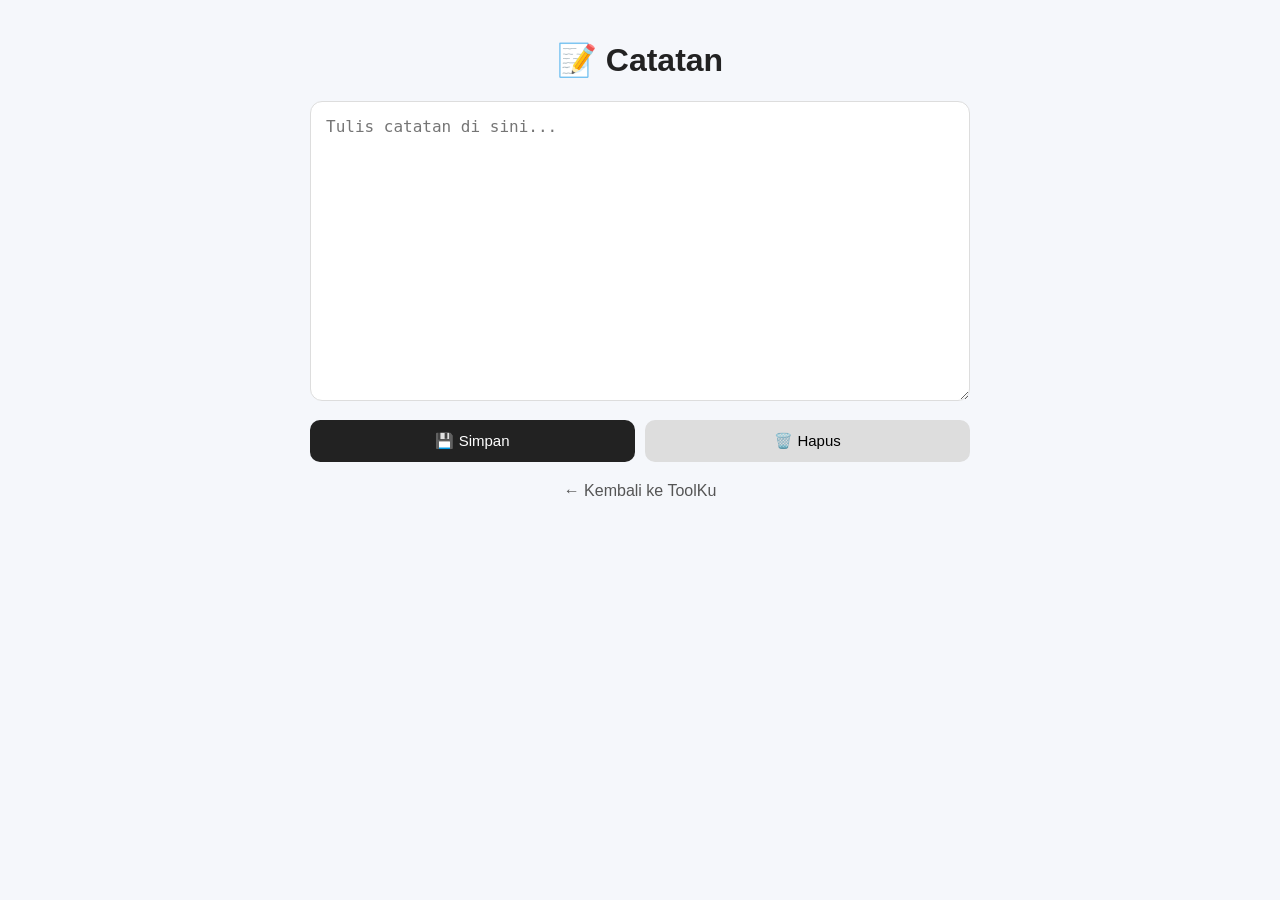
<file: catatan.html>
<!DOCTYPE html>
<html lang="id">
<head>
<meta charset="UTF-8">
<meta name="viewport" content="width=device-width, initial-scale=1.0">
<title>Catatan - ToolKu</title>

<style>
* {
    box-sizing: border-box;
}

body {
    margin: 0;
    font-family: Arial, sans-serif;
    background: #f5f7fb;
    color: #222;
}

.container {
    max-width: 700px;
    margin: auto;
    padding: 20px;
}

h1 {
    text-align: center;
}

textarea {
    width: 100%;
    min-height: 300px;
    padding: 15px;
    border: 1px solid #ddd;
    border-radius: 12px;
    font-size: 16px;
    resize: vertical;
    outline: none;
}

.buttons {
    display: flex;
    gap: 10px;
    margin-top: 15px;
}

button {
    flex: 1;
    padding: 12px;
    border: none;
    border-radius: 10px;
    cursor: pointer;
    font-size: 15px;
}

.simpan {
    background: #222;
    color: white;
}

.hapus {
    background: #ddd;
}

.kembali {
    display: block;
    text-align: center;
    margin-top: 20px;
    text-decoration: none;
    color: #555;
}
</style>
</head>

<body>

<div class="container">

    <h1>📝 Catatan</h1>

    <textarea id="catatan" placeholder="Tulis catatan di sini..."></textarea>

    <div class="buttons">
        <button class="simpan" onclick="simpanCatatan()">💾 Simpan</button>
        <button class="hapus" onclick="hapusCatatan()">🗑️ Hapus</button>
    </div>

    <a href="index.html" class="kembali">← Kembali ke ToolKu</a>

</div>

<script>

let catatan = document.getElementById("catatan");

catatan.value = localStorage.getItem("catatanToolKu") || "";

function simpanCatatan() {

    localStorage.setItem(
        "catatanToolKu",
        catatan.value
    );

    alert("✅ Catatan berhasil disimpan!");
}

function hapusCatatan() {

    catatan.value = "";

    localStorage.removeItem("catatanToolKu");

    alert("🗑️ Catatan berhasil dihapus!");
}

</script>

</body>
</html>
</file>
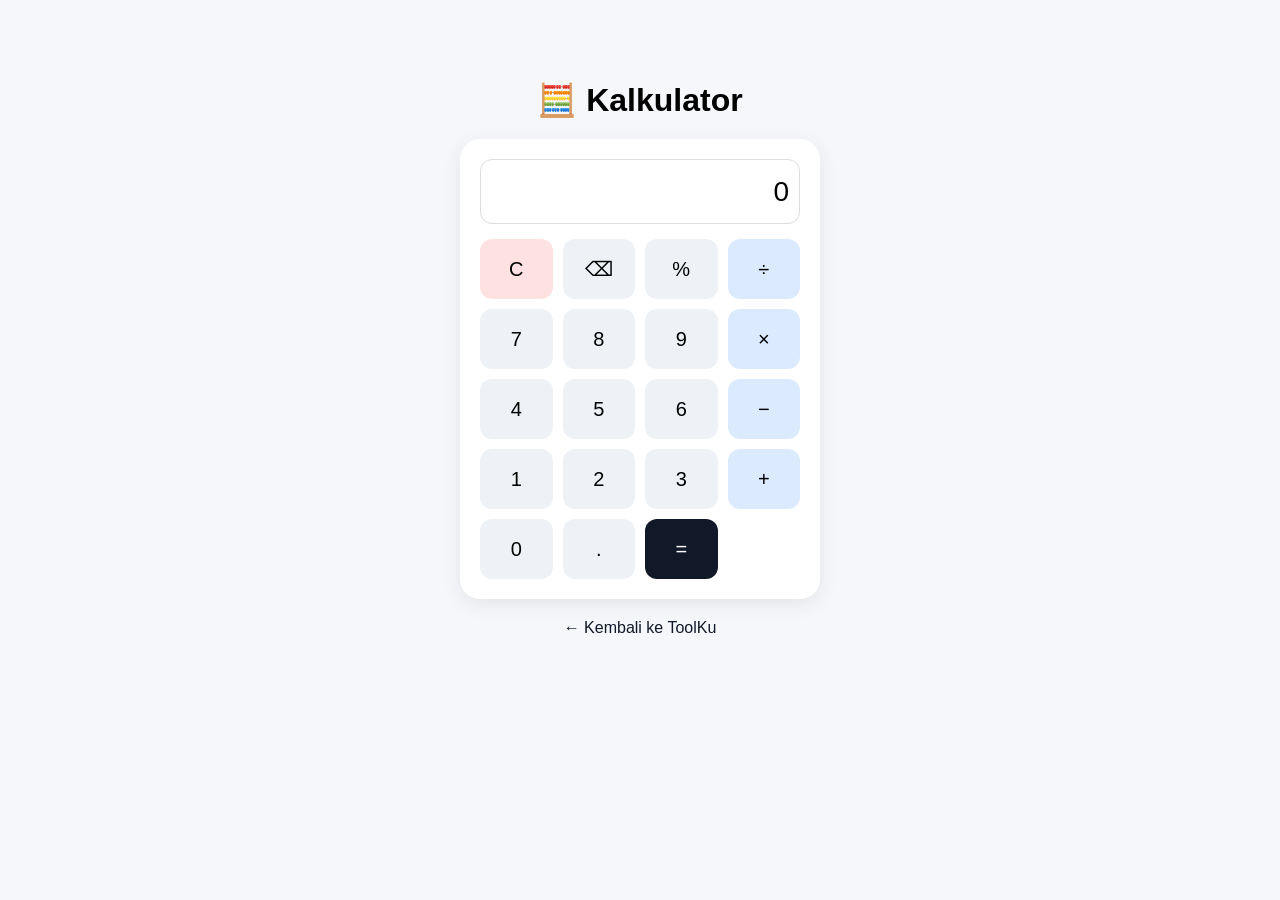
<file: kalkulator.html>
<!DOCTYPE html>
<html lang="id">
<head>
    <meta charset="UTF-8">
    <meta name="viewport" content="width=device-width, initial-scale=1.0">
    <title>Kalkulator - ToolKu</title>

    <style>
        * {
            box-sizing: border-box;
        }

        body {
            margin: 0;
            font-family: Arial, sans-serif;
            background: #f5f7fb;
        }

        .container {
            max-width: 400px;
            margin: 40px auto;
            padding: 20px;
        }

        h1 {
            text-align: center;
            margin-bottom: 20px;
        }

        .calculator {
            background: white;
            padding: 20px;
            border-radius: 20px;
            box-shadow: 0 5px 20px rgba(0,0,0,0.08);
        }

        #display {
            width: 100%;
            height: 65px;
            font-size: 28px;
            text-align: right;
            padding: 10px;
            margin-bottom: 15px;
            border: 1px solid #ddd;
            border-radius: 12px;
        }

        .buttons {
            display: grid;
            grid-template-columns: repeat(4, 1fr);
            gap: 10px;
        }

        button {
            height: 60px;
            border: none;
            border-radius: 12px;
            font-size: 20px;
            cursor: pointer;
            background: #eef2f7;
        }

        button:active {
            transform: scale(0.96);
        }

        .operator {
            background: #dbeafe;
        }

        .clear {
            background: #fee2e2;
        }

        .equals {
            background: #111827;
            color: white;
        }

        .back {
            display: block;
            margin-top: 20px;
            text-align: center;
            text-decoration: none;
            color: #111827;
        }
    </style>
</head>

<body>

<div class="container">

    <h1>🧮 Kalkulator</h1>

    <div class="calculator">

        <input id="display" type="text" value="0" readonly>

        <div class="buttons">

            <button class="clear" onclick="clearDisplay()">C</button>
            <button onclick="hapus()">⌫</button>
            <button onclick="tambah('%')">%</button>
            <button class="operator" onclick="tambah('/')">÷</button>

            <button onclick="tambah('7')">7</button>
            <button onclick="tambah('8')">8</button>
            <button onclick="tambah('9')">9</button>
            <button class="operator" onclick="tambah('*')">×</button>

            <button onclick="tambah('4')">4</button>
            <button onclick="tambah('5')">5</button>
            <button onclick="tambah('6')">6</button>
            <button class="operator" onclick="tambah('-')">−</button>

            <button onclick="tambah('1')">1</button>
            <button onclick="tambah('2')">2</button>
            <button onclick="tambah('3')">3</button>
            <button class="operator" onclick="tambah('+')">+</button>

            <button onclick="tambah('0')">0</button>
            <button onclick="tambah('.')">.</button>
            <button class="equals" onclick="hitung()">=</button>

        </div>

    </div>

    <a class="back" href="index.html">← Kembali ke ToolKu</a>

</div>

<script>
function tambah(nilai) {
    let display = document.getElementById("display");

    if (display.value === "0") {
        display.value = nilai;
    } else {
        display.value += nilai;
    }
}

function clearDisplay() {
    document.getElementById("display").value = "0";
}

function hapus() {
    let display = document.getElementById("display");

    display.value = display.value.slice(0, -1);

    if (display.value === "") {
        display.value = "0";
    }
}

function hitung() {
    let display = document.getElementById("display");

    try {
        display.value = Function(
            "return " + display.value
        )();
    } catch {
        display.value = "Error";
    }
}
</script>

</body>
</html>
</file>
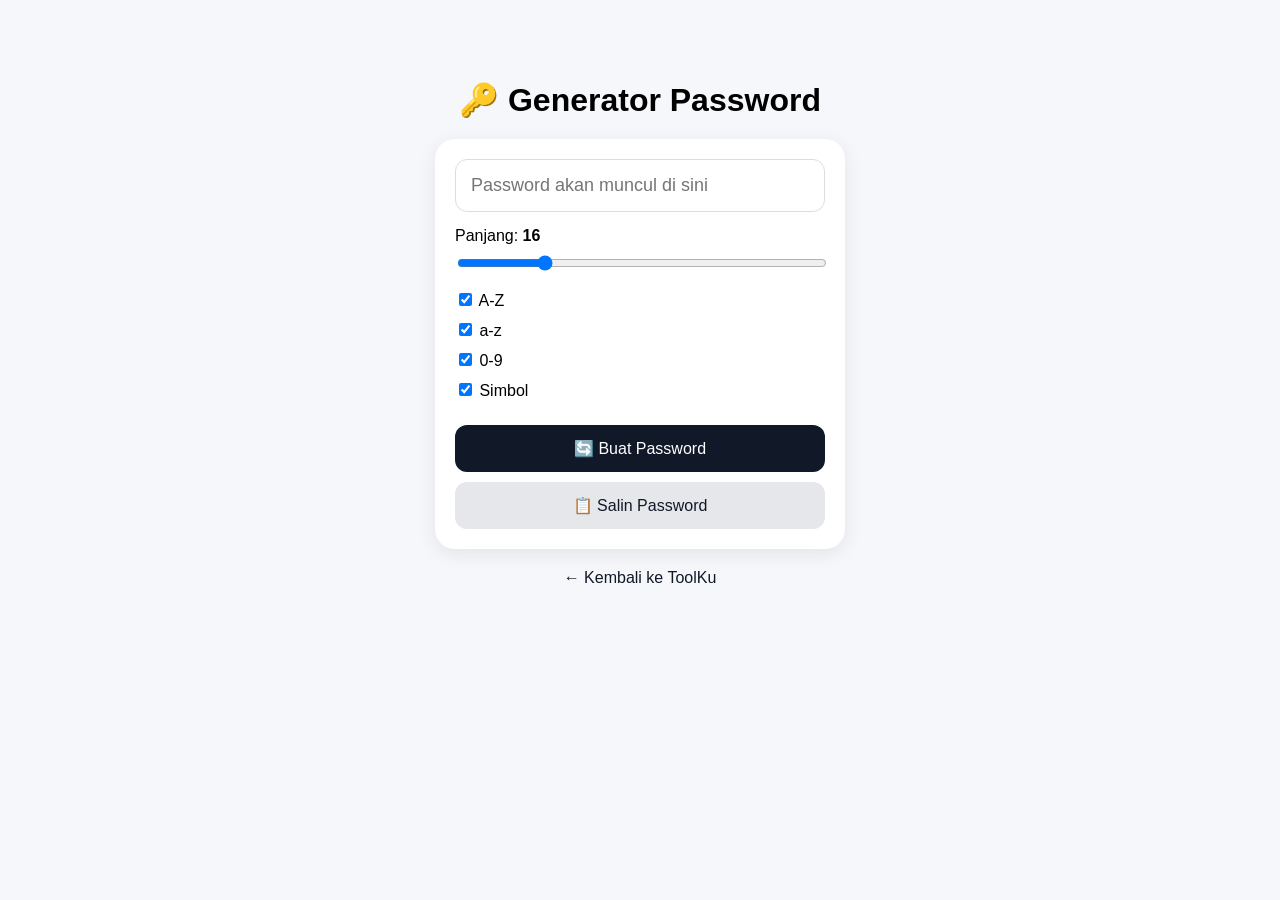
<file: password.html>
<!DOCTYPE html>
<html lang="id">
<head>
    <meta charset="UTF-8">
    <meta name="viewport" content="width=device-width, initial-scale=1.0">

    <title>Generator Password - ToolKu</title>

    <style>
        * {
            box-sizing: border-box;
        }

        body {
            margin: 0;
            font-family: Arial, sans-serif;
            background: #f5f7fb;
        }

        .container {
            max-width: 450px;
            margin: 40px auto;
            padding: 20px;
        }

        h1 {
            text-align: center;
            margin-bottom: 20px;
        }

        .box {
            background: white;
            padding: 20px;
            border-radius: 20px;
            box-shadow: 0 5px 20px rgba(0,0,0,0.08);
        }

        #password {
            width: 100%;
            padding: 15px;
            border: 1px solid #ddd;
            border-radius: 12px;
            font-size: 18px;
            margin-bottom: 15px;
        }

        .panjang {
            margin-bottom: 15px;
        }

        .panjang label {
            display: block;
            margin-bottom: 8px;
        }

        #length {
            width: 100%;
        }

        .opsi {
            margin: 15px 0;
        }

        .opsi label {
            display: block;
            margin: 10px 0;
        }

        button {
            width: 100%;
            padding: 14px;
            border: none;
            border-radius: 12px;
            background: #111827;
            color: white;
            font-size: 16px;
            cursor: pointer;
            margin-top: 10px;
        }

        .copy {
            background: #e5e7eb;
            color: #111827;
        }

        .back {
            display: block;
            text-align: center;
            margin-top: 20px;
            text-decoration: none;
            color: #111827;
        }
    </style>
</head>

<body>

<div class="container">

    <h1>🔑 Generator Password</h1>

    <div class="box">

        <input
            id="password"
            type="text"
            readonly
            placeholder="Password akan muncul di sini"
        >

        <div class="panjang">

            <label>
                Panjang:
                <strong id="angkaPanjang">16</strong>
            </label>

            <input
                id="length"
                type="range"
                min="6"
                max="50"
                value="16"
                oninput="ubahPanjang()"
            >

        </div>

        <div class="opsi">

            <label>
                <input type="checkbox" id="hurufBesar" checked>
                A-Z
            </label>

            <label>
                <input type="checkbox" id="hurufKecil" checked>
                a-z
            </label>

            <label>
                <input type="checkbox" id="angka" checked>
                0-9
            </label>

            <label>
                <input type="checkbox" id="simbol" checked>
                Simbol
            </label>

        </div>

        <button onclick="buatPassword()">
            🔄 Buat Password
        </button>

        <button class="copy" onclick="salinPassword()">
            📋 Salin Password
        </button>

    </div>

    <a class="back" href="index.html">
        ← Kembali ke ToolKu
    </a>

</div>

<script>

function ubahPanjang() {

    document.getElementById("angkaPanjang").textContent =
        document.getElementById("length").value;

}

function buatPassword() {

    let karakter = "";

    if (document.getElementById("hurufBesar").checked) {
        karakter += "ABCDEFGHIJKLMNOPQRSTUVWXYZ";
    }

    if (document.getElementById("hurufKecil").checked) {
        karakter += "abcdefghijklmnopqrstuvwxyz";
    }

    if (document.getElementById("angka").checked) {
        karakter += "0123456789";
    }

    if (document.getElementById("simbol").checked) {
        karakter += "!@#$%^&*()_+-=[]{}";
    }

    if (karakter === "") {
        alert("Pilih minimal satu jenis karakter.");
        return;
    }

    let panjang =
        parseInt(document.getElementById("length").value);

    let hasil = "";

    for (let i = 0; i < panjang; i++) {

        let posisi =
            Math.floor(Math.random() * karakter.length);

        hasil += karakter[posisi];

    }

    document.getElementById("password").value = hasil;

}

function salinPassword() {

    let password =
        document.getElementById("password");

    if (!password.value) {
        alert("Buat password terlebih dahulu.");
        return;
    }

    navigator.clipboard.writeText(password.value);

    alert("Password berhasil disalin.");

}

</script>

</body>
</html>
</file>
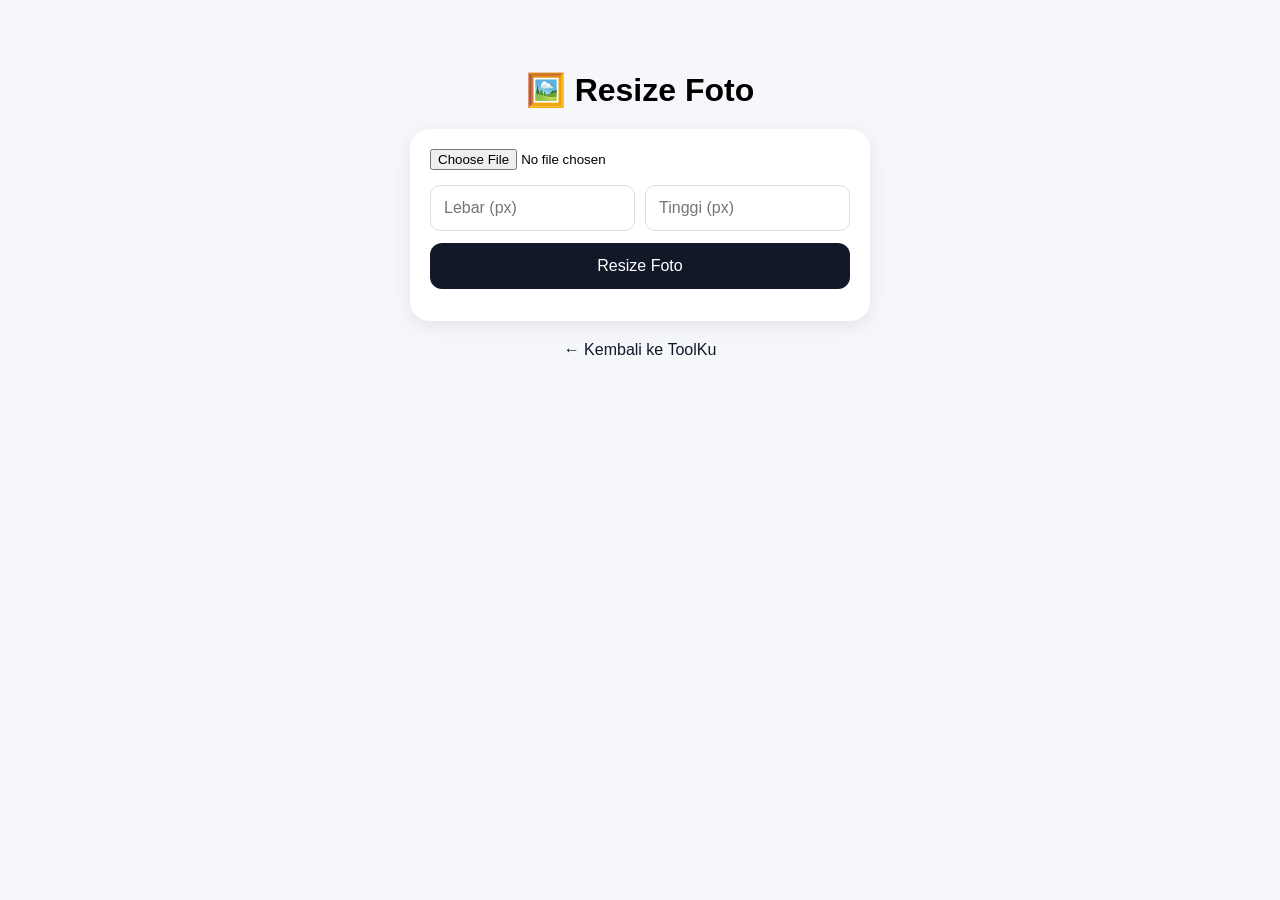
<file: resize.html>
<!DOCTYPE html>
<html lang="id">
<head>
    <meta charset="UTF-8">
    <meta name="viewport" content="width=device-width, initial-scale=1.0">

    <title>Resize Foto - ToolKu</title>

    <style>
        * {
            box-sizing: border-box;
        }

        body {
            margin: 0;
            font-family: Arial, sans-serif;
            background: #f5f7fb;
        }

        .container {
            max-width: 500px;
            margin: 30px auto;
            padding: 20px;
        }

        h1 {
            text-align: center;
            margin-bottom: 20px;
        }

        .box {
            background: white;
            padding: 20px;
            border-radius: 20px;
            box-shadow: 0 5px 20px rgba(0,0,0,0.08);
        }

        input[type="file"] {
            width: 100%;
            margin-bottom: 15px;
        }

        .ukuran {
            display: grid;
            grid-template-columns: 1fr 1fr;
            gap: 10px;
        }

        .ukuran input {
            width: 100%;
            padding: 13px;
            border: 1px solid #ddd;
            border-radius: 10px;
            font-size: 16px;
        }

        button,
        .download {
            width: 100%;
            padding: 14px;
            border: none;
            border-radius: 12px;
            background: #111827;
            color: white;
            font-size: 16px;
            cursor: pointer;
            margin-top: 12px;
            text-align: center;
            display: block;
            text-decoration: none;
        }

        #preview {
            max-width: 100%;
            margin-top: 20px;
            border-radius: 12px;
            display: none;
        }

        .info {
            margin-top: 12px;
            text-align: center;
            color: #666;
            font-size: 14px;
        }

        .back {
            display: block;
            text-align: center;
            margin-top: 20px;
            text-decoration: none;
            color: #111827;
        }
    </style>
</head>

<body>

<div class="container">

    <h1>🖼️ Resize Foto</h1>

    <div class="box">

        <input
            type="file"
            id="foto"
            accept="image/*"
            onchange="tampilkanFoto()"
        >

        <div class="ukuran">

            <input
                type="number"
                id="lebar"
                placeholder="Lebar (px)"
            >

            <input
                type="number"
                id="tinggi"
                placeholder="Tinggi (px)"
            >

        </div>

        <button onclick="resizeFoto()">
            Resize Foto
        </button>

        <img id="preview">

        <div id="info" class="info"></div>

        <a
            id="download"
            class="download"
            style="display:none;"
        >
            ⬇️ Download Foto
        </a>

    </div>

    <a class="back" href="index.html">
        ← Kembali ke ToolKu
    </a>

</div>

<script>

let gambar = new Image();

function tampilkanFoto() {

    let file = document.getElementById("foto").files[0];

    if (!file) return;

    let url = URL.createObjectURL(file);

    gambar.onload = function() {

        document.getElementById("lebar").value =
            gambar.width;

        document.getElementById("tinggi").value =
            gambar.height;

        let preview =
            document.getElementById("preview");

        preview.src = url;
        preview.style.display = "block";

        document.getElementById("info").textContent =
            "Ukuran asli: " +
            gambar.width +
            " × " +
            gambar.height +
            " px";
    };

    gambar.src = url;
}

function resizeFoto() {

    if (!gambar.src) {
        alert("Pilih foto terlebih dahulu.");
        return;
    }

    let lebar =
        parseInt(document.getElementById("lebar").value);

    let tinggi =
        parseInt(document.getElementById("tinggi").value);

    if (!lebar || !tinggi || lebar <= 0 || tinggi <= 0) {
        alert("Masukkan ukuran yang valid.");
        return;
    }

    let canvas = document.createElement("canvas");

    canvas.width = lebar;
    canvas.height = tinggi;

    let ctx = canvas.getContext("2d");

    ctx.drawImage(
        gambar,
        0,
        0,
        lebar,
        tinggi
    );

    let hasil = canvas.toDataURL("image/jpeg", 0.92);

    let preview =
        document.getElementById("preview");

    preview.src = hasil;

    let download =
        document.getElementById("download");

    download.href = hasil;
    download.download = "toolku-resize.jpg";
    download.style.display = "block";

    document.getElementById("info").textContent =
        "Ukuran baru: " +
        lebar +
        " × " +
        tinggi +
        " px";
}

</script>

</body>
</html>
</file>
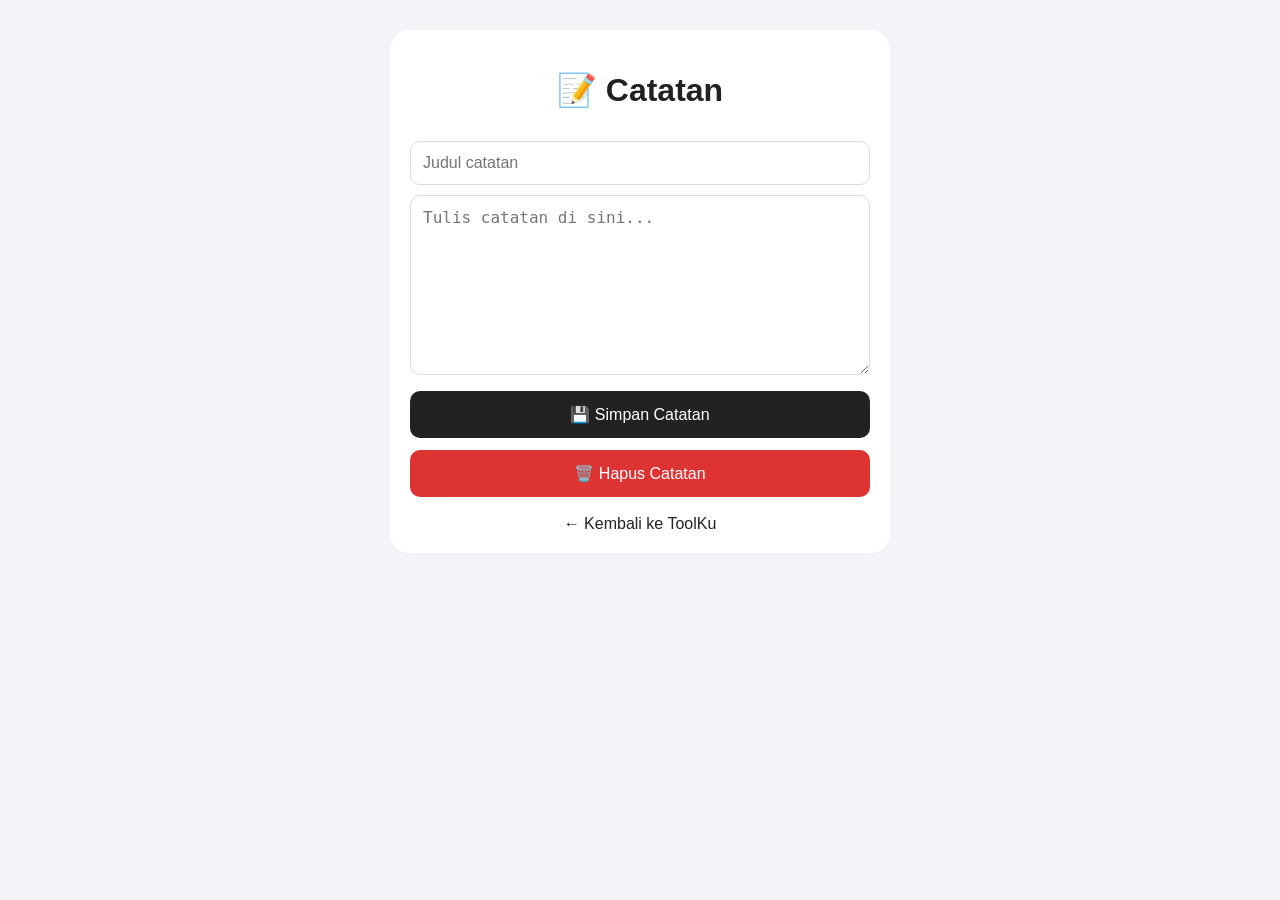
<file: public/catatan.html>
<!DOCTYPE html>
<html lang="id">
<head>
    <meta charset="UTF-8">
    <meta name="viewport" content="width=device-width, initial-scale=1.0">
    <title>Catatan - ToolKu</title>

    <style>
        * {
            box-sizing: border-box;
        }

        :root {
            --bg: #f2f4f7;
            --card: white;
            --text: #222;
            --input: white;
            --border: #ddd;
            --muted: #555;
        }

        body.dark {
            --bg: #0f172a;
            --card: #1e293b;
            --text: #f8fafc;
            --input: #0f172a;
            --border: #475569;
            --muted: #cbd5e1;
        }

        body {
            margin: 0;
            font-family: Arial, sans-serif;
            background: var(--bg);
            color: var(--text);
            transition: .25s;
        }

        .container {
            max-width: 500px;
            margin: 30px auto;
            padding: 20px;
            background: var(--card);
            border-radius: 20px;
        }

        h1 {
            text-align: center;
        }

        input, textarea {
            width: 100%;
            padding: 12px;
            margin-top: 10px;
            border: 1px solid var(--border);
            border-radius: 10px;
            font-size: 16px;
            background: var(--input);
            color: var(--text);
        }

        textarea {
            height: 180px;
            resize: vertical;
        }

        button {
            width: 100%;
            padding: 14px;
            margin-top: 12px;
            border: none;
            border-radius: 10px;
            background: #222;
            color: white;
            font-size: 16px;
        }

        .hapus {
            background: #d33;
        }

        .back {
            display: block;
            text-align: center;
            margin-top: 18px;
            color: var(--text);
            text-decoration: none;
        }

        #status {
            text-align: center;
            margin-top: 12px;
            color: var(--muted);
        }
    </style>
</head>

<body>

<div class="container">

    <h1>📝 Catatan</h1>

    <input
        type="text"
        id="judul"
        placeholder="Judul catatan"
    >

    <textarea
        id="isi"
        placeholder="Tulis catatan di sini..."
    ></textarea>

    <button onclick="simpanCatatan()">
        💾 Simpan Catatan
    </button>

    <button class="hapus" onclick="hapusCatatan()">
        🗑️ Hapus Catatan
    </button>

    <div id="status"></div>

    <a href="index.html" class="back">
        ← Kembali ke ToolKu
    </a>

</div>

<script>

function simpanCatatan() {

    let judul = document.getElementById("judul").value;
    let isi = document.getElementById("isi").value;

    localStorage.setItem("judulCatatan", judul);
    localStorage.setItem("isiCatatan", isi);

    document.getElementById("status").innerText =
        "✅ Catatan berhasil disimpan";
}

function bukaCatatan() {

    let judul = localStorage.getItem("judulCatatan");
    let isi = localStorage.getItem("isiCatatan");

    if (judul !== null) {
        document.getElementById("judul").value = judul;
    }

    if (isi !== null) {
        document.getElementById("isi").value = isi;
    }
}

function hapusCatatan() {

    localStorage.removeItem("judulCatatan");
    localStorage.removeItem("isiCatatan");

    document.getElementById("judul").value = "";
    document.getElementById("isi").value = "";

    document.getElementById("status").innerText =
        "🗑️ Catatan dihapus";
}

bukaCatatan();

</script>

<script>
function terapkanTema(){
    document.body.classList.toggle(
        "dark",
        localStorage.getItem("tema") === "dark"
    );
}

terapkanTema();
window.addEventListener("pageshow", terapkanTema);
</script>

</body>
</html>
</file>
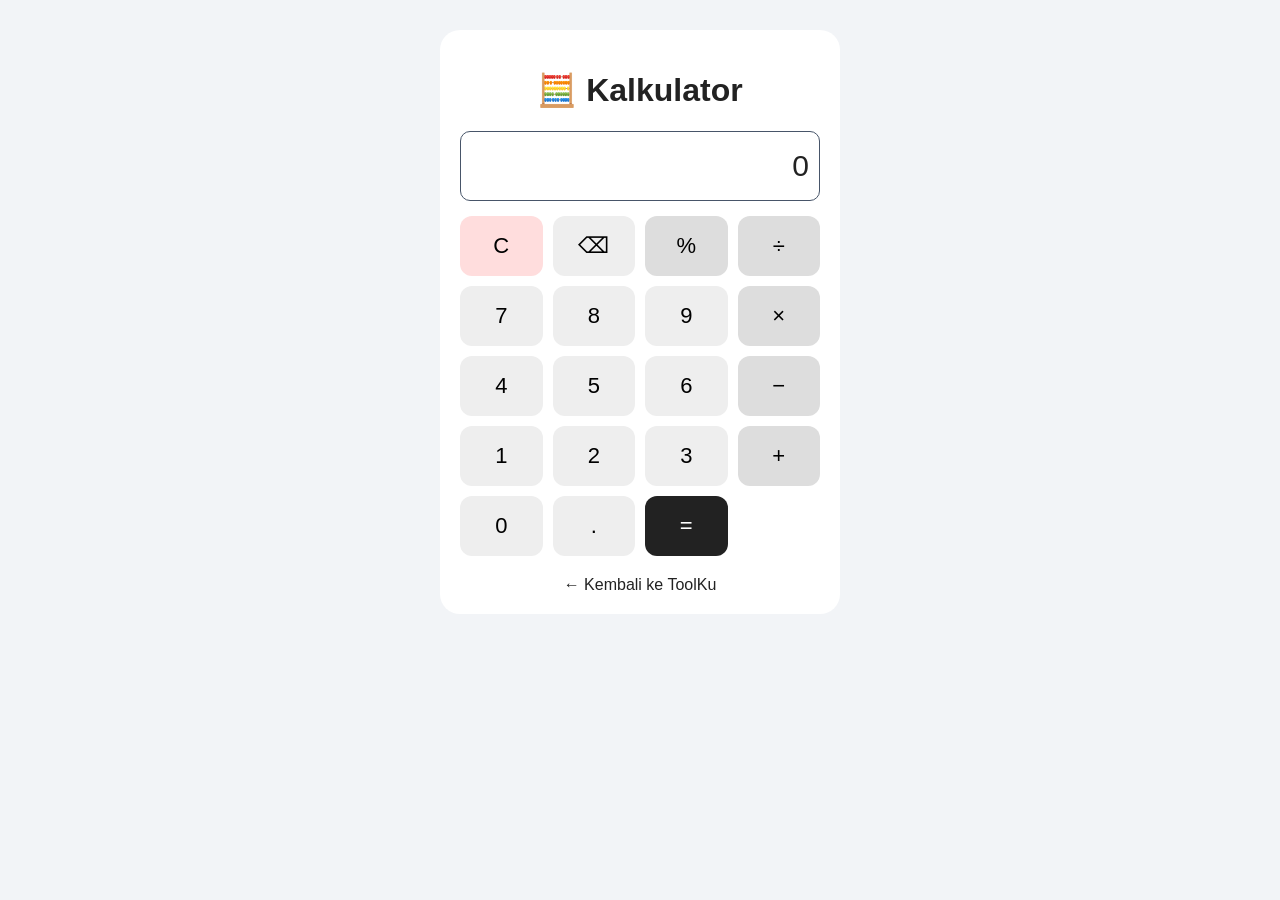
<file: public/kalkulator.html>
<!DOCTYPE html>
<html lang="id">
<head>
    <meta charset="UTF-8">
    <meta name="viewport" content="width=device-width, initial-scale=1.0">
    <title>Kalkulator - ToolKu</title>

    <style>
        * {
            box-sizing: border-box;
        }

        :root {
            --bg: #f2f4f7;
            --card: white;
            --text: #222;
            --input: white;
            --button: #eee;
            --operator: #ddd;
        }

        body.dark {
            --bg: #0f172a;
            --card: #1e293b;
            --text: #f8fafc;
            --input: #0f172a;
            --button: #334155;
            --operator: #475569;
        }

        body {
            margin: 0;
            font-family: Arial, sans-serif;
            background: var(--bg);
            color: var(--text);
            transition: .25s;
        }

        .calculator {
            max-width: 400px;
            margin: 30px auto;
            padding: 20px;
            background: var(--card);
            border-radius: 20px;
        }

        h1 {
            text-align: center;
        }

        #display {
            width: 100%;
            height: 70px;
            font-size: 30px;
            text-align: right;
            padding: 10px;
            margin-bottom: 15px;
            border: 1px solid #475569;
            border-radius: 10px;
            background: var(--input);
            color: var(--text);
        }

        .buttons {
            display: grid;
            grid-template-columns: repeat(4, 1fr);
            gap: 10px;
        }

        button {
            height: 60px;
            font-size: 22px;
            border: none;
            border-radius: 12px;
            background: var(--button);
        }

        button:active {
            transform: scale(0.95);
        }

        .operator {
            background: var(--operator);
        }

        .equal {
            background: #222;
            color: white;
        }

        .clear {
            background: #ffdddd;
        }

        .back {
            display: block;
            text-align: center;
            margin-top: 20px;
            text-decoration: none;
            color: #222;
        }
    </style>
</head>

<body>

<div class="calculator">

    <h1>🧮 Kalkulator</h1>

    <input type="text" id="display" value="0" readonly>

    <div class="buttons">

        <button class="clear" onclick="clearDisplay()">C</button>
        <button onclick="deleteNumber()">⌫</button>
        <button class="operator" onclick="addOperator('%')">%</button>
        <button class="operator" onclick="addOperator('/')">÷</button>

        <button onclick="addNumber('7')">7</button>
        <button onclick="addNumber('8')">8</button>
        <button onclick="addNumber('9')">9</button>
        <button class="operator" onclick="addOperator('*')">×</button>

        <button onclick="addNumber('4')">4</button>
        <button onclick="addNumber('5')">5</button>
        <button onclick="addNumber('6')">6</button>
        <button class="operator" onclick="addOperator('-')">−</button>

        <button onclick="addNumber('1')">1</button>
        <button onclick="addNumber('2')">2</button>
        <button onclick="addNumber('3')">3</button>
        <button class="operator" onclick="addOperator('+')">+</button>

        <button onclick="addNumber('0')">0</button>
        <button onclick="addNumber('.')">.</button>
        <button class="equal" onclick="calculate()">=</button>

    </div>

    <a href="index.html" class="back">← Kembali ke ToolKu</a>

</div>

<script>

let display = document.getElementById("display");

function addNumber(number) {

    if (display.value === "0") {
        display.value = number;
    } else {
        display.value += number;
    }

}

function addOperator(operator) {

    display.value += operator;

}

function clearDisplay() {

    display.value = "0";

}

function deleteNumber() {

    if (display.value.length > 1) {
        display.value = display.value.slice(0, -1);
    } else {
        display.value = "0";
    }

}

function calculate() {

    try {

        let result = Function(
            '"use strict"; return (' + display.value + ')'
        )();

        display.value = result;

    } catch {

        display.value = "Error";

    }

}

</script>

<script>
if (localStorage.getItem("tema") === "dark") {
    document.body.classList.add("dark");
}
</script>

</body>
</html>
</file>
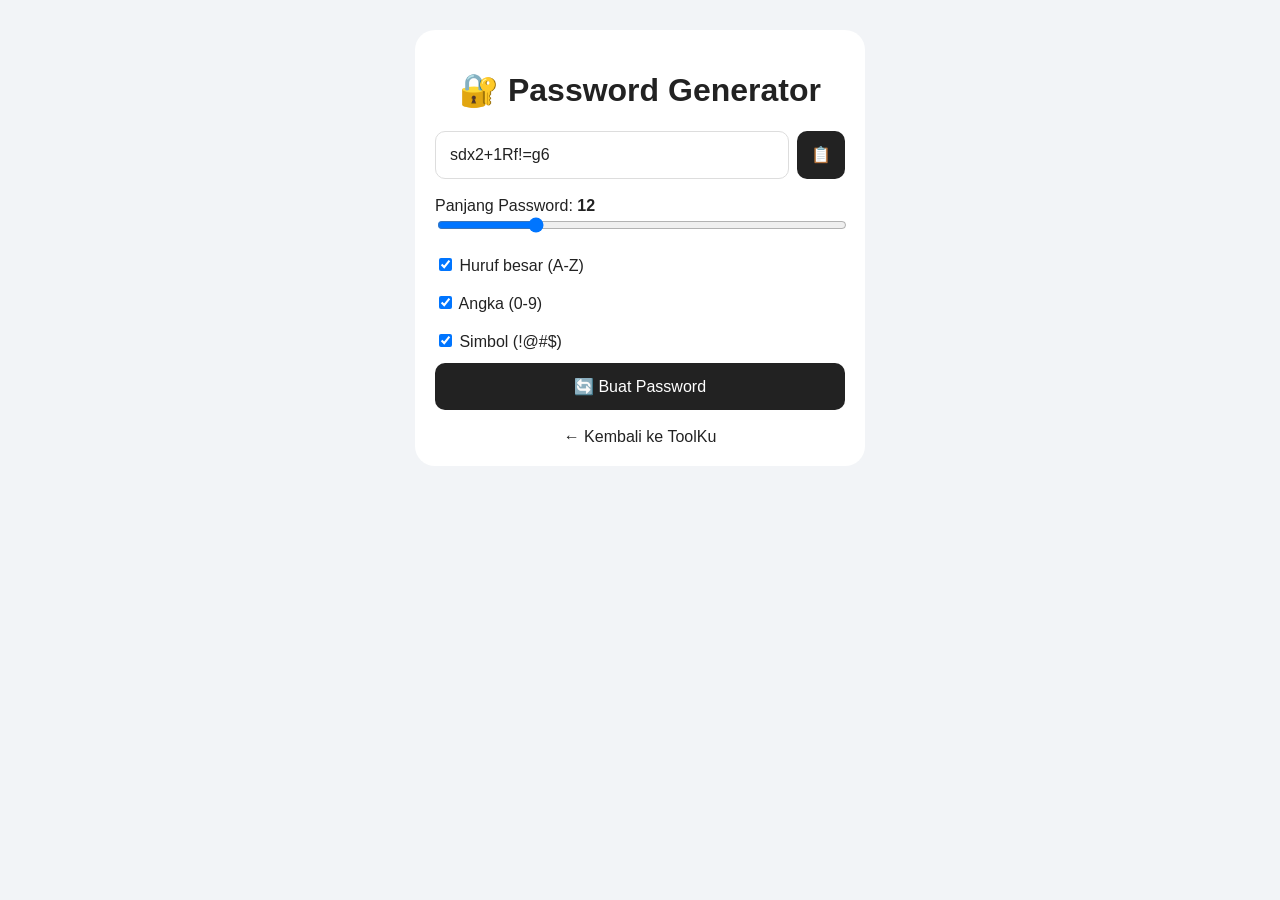
<file: public/password.html>
<!DOCTYPE html>
<html lang="id">
<head>
    <meta charset="UTF-8">
    <meta name="viewport" content="width=device-width, initial-scale=1.0">
    <title>Password Generator - ToolKu</title>

    <style>
        * {
            box-sizing: border-box;
        }

        :root {
            --bg: #f2f4f7;
            --card: white;
            --text: #222;
            --input: white;
            --border: #ddd;
        }

        body.dark {
            --bg: #0f172a;
            --card: #1e293b;
            --text: #f8fafc;
            --input: #0f172a;
            --border: #475569;
        }

        body {
            margin: 0;
            font-family: Arial, sans-serif;
            background: var(--bg);
            color: var(--text);
            transition: .25s;
        }

        .container {
            max-width: 450px;
            margin: 30px auto;
            padding: 20px;
            background: var(--card);
            border-radius: 20px;
        }

        h1 {
            text-align: center;
        }

        .password {
            display: flex;
            gap: 8px;
        }

        #hasil {
            flex: 1;
            padding: 14px;
            border: 1px solid var(--border);
            border-radius: 10px;
            font-size: 16px;
            background: var(--input);
            color: var(--text);
        }

        button {
            width: 100%;
            padding: 14px;
            margin-top: 12px;
            border: none;
            border-radius: 10px;
            background: #222;
            color: white;
            font-size: 16px;
        }

        .copy {
            width: auto;
            margin-top: 0;
        }

        label {
            display: block;
            margin-top: 18px;
        }

        input[type="range"] {
            width: 100%;
        }

        .back {
            display: block;
            text-align: center;
            margin-top: 18px;
            color: var(--text);
            text-decoration: none;
        }

        #panjangText {
            font-weight: bold;
        }
    </style>
</head>

<body>

<div class="container">

    <h1>🔐 Password Generator</h1>

    <div class="password">
        <input type="text" id="hasil" readonly>
        <button class="copy" onclick="salinPassword()">📋</button>
    </div>

    <label>
        Panjang Password:
        <span id="panjangText">12</span>
    </label>

    <input
        type="range"
        id="panjang"
        min="6"
        max="32"
        value="12"
        oninput="ubahPanjang()"
    >

    <label>
        <input type="checkbox" id="hurufBesar" checked>
        Huruf besar (A-Z)
    </label>

    <label>
        <input type="checkbox" id="angka" checked>
        Angka (0-9)
    </label>

    <label>
        <input type="checkbox" id="simbol" checked>
        Simbol (!@#$)
    </label>

    <button onclick="buatPassword()">
        🔄 Buat Password
    </button>

    <a href="index.html" class="back">
        ← Kembali ke ToolKu
    </a>

</div>

<script>

function ubahPanjang() {

    let panjang = document.getElementById("panjang").value;

    document.getElementById("panjangText").innerText = panjang;
}

function buatPassword() {

    let panjang = Number(
        document.getElementById("panjang").value
    );

    let karakter = "abcdefghijklmnopqrstuvwxyz";

    if (document.getElementById("hurufBesar").checked) {
        karakter += "ABCDEFGHIJKLMNOPQRSTUVWXYZ";
    }

    if (document.getElementById("angka").checked) {
        karakter += "0123456789";
    }

    if (document.getElementById("simbol").checked) {
        karakter += "!@#$%^&*()_+-=[]{}";
    }

    let password = "";
    const randomValues = new Uint32Array(panjang);
    crypto.getRandomValues(randomValues);

    for (let i = 0; i < panjang; i++) {
        const acak = randomValues[i] % karakter.length;
        password += karakter[acak];
    }

    document.getElementById("hasil").value = password;
}

function salinPassword() {

    let hasil = document.getElementById("hasil");

    if (hasil.value === "") {
        alert("Buat password terlebih dahulu.");
        return;
    }

    navigator.clipboard.writeText(hasil.value);

    alert("Password berhasil disalin.");
}

buatPassword();

</script>

<script>
function terapkanTema(){
    document.body.classList.toggle(
        "dark",
        localStorage.getItem("tema") === "dark"
    );
}

terapkanTema();
window.addEventListener("pageshow", terapkanTema);
</script>

</body>
</html>
</file>
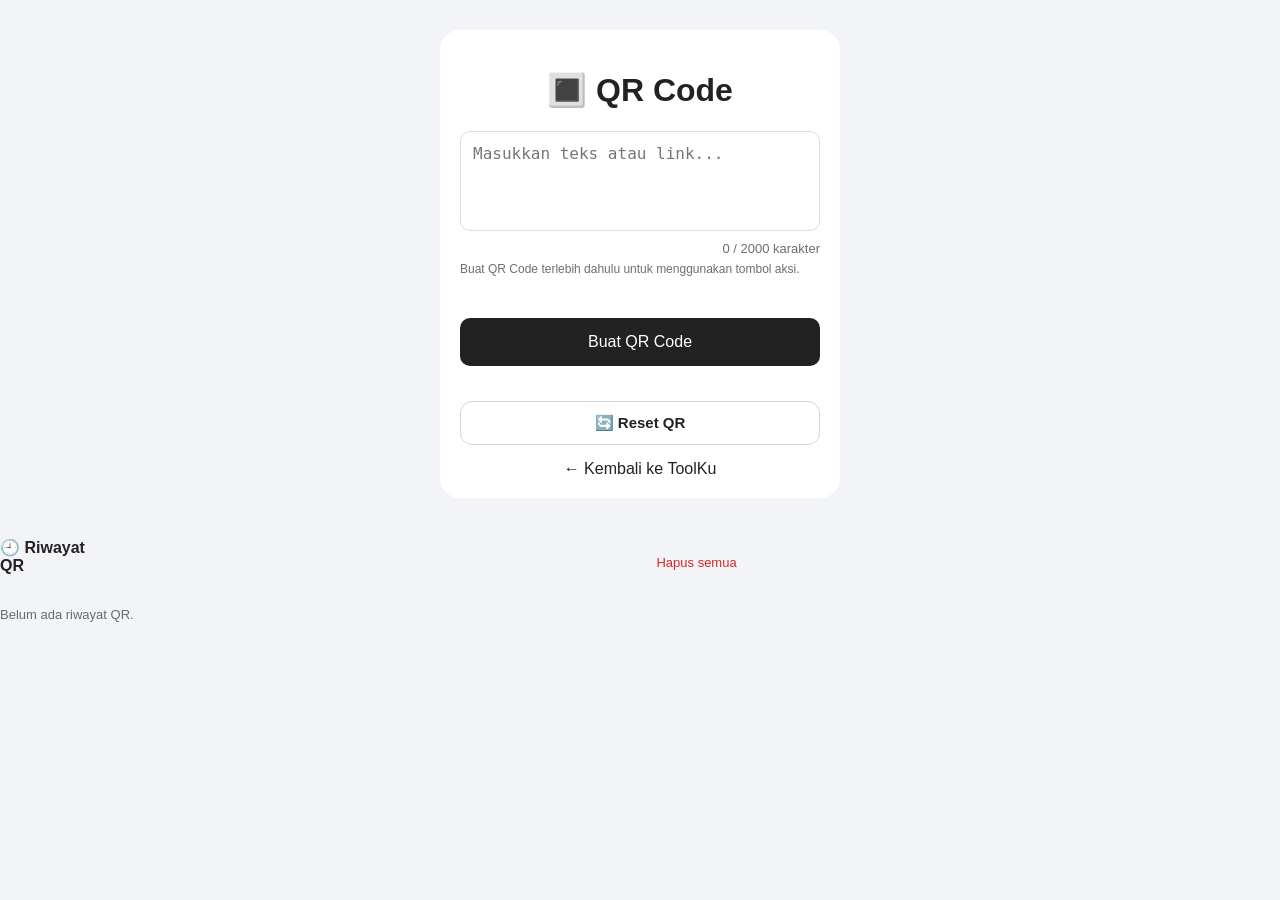
<file: public/qrcode.html>
<!DOCTYPE html>
<html lang="id">
<head>
    <meta charset="UTF-8">
    <meta name="viewport" content="width=device-width, initial-scale=1.0">
    <title>QR Code - ToolKu</title>

    <style>
        * {
            box-sizing: border-box;
        }

        :root {
            --bg: #f2f4f7;
            --card: white;
            --text: #222;
            --input: white;
            --border: #ddd;
        }

        body.dark {
            --bg: #0f172a;
            --card: #1e293b;
            --text: #f8fafc;
            --input: #0f172a;
            --border: #475569;
        }

        body {
            margin: 0;
            font-family: Arial, sans-serif;
            background: var(--bg);
            color: var(--text);
            transition: .25s;
        }

        .container {
            max-width: 400px;
            margin: 30px auto;
            padding: 20px;
            background: var(--card);
            border-radius: 20px;
        }

        h1 {
            text-align: center;
        }

        textarea {
            width: 100%;
            height: 100px;
            padding: 12px;
            border: 1px solid var(--border);
            border-radius: 10px;
            background: var(--input);
            color: var(--text);
            font-size: 16px;
            resize: none;
        }

        button {
            width: 100%;
            padding: 15px;
            margin-top: 12px;
            border: none;
            border-radius: 10px;
            background: #222;
            color: white;
            font-size: 16px;
        }

        #qrcode {
            text-align: center;
            margin: 25px 0;
        }

        .back {
            display: block;
            text-align: center;
            margin-top: 15px;
            text-decoration: none;
            color: var(--text);
        }
    </style>
</head>

<body>

<div class="container">

    <h1>🔳 QR Code</h1>

    <textarea id="text" placeholder="Masukkan teks atau link..."></textarea>
    <div id="charCount"
        style="margin-top:6px;text-align:right;font-size:13px;opacity:.65;">
        0 / 2000 karakter
    </div>
    <div id="qr-action-hint"
        style="margin-top:6px;font-size:12px;opacity:.65;">
        Buat QR Code terlebih dahulu untuk menggunakan tombol aksi.
    </div>

    <div id="qrStatus"
        style="margin-top:10px;text-align:center;font-size:14px;min-height:20px;opacity:.75;"
        aria-live="polite"></div>

    <button onclick="generateQR()">
        Buat QR Code
    </button>

    <div id="qrcode"></div>

    <button id="resetQR" type="button"
        style="margin-top:10px;width:100%;padding:12px;border:1px solid #d1d5db;border-radius:12px;background:transparent;color:inherit;font-size:15px;font-weight:600;cursor:pointer;">
        🔄 Reset QR
    </button>

    <button id="zoomQR" type="button"
        style="display:none;margin-top:10px;width:100%;padding:12px;border:0;border-radius:12px;background:#0f172a;color:#fff;font-size:15px;font-weight:600;cursor:pointer;">
        🔍 Perbesar QR
    </button>

    <div id="qr-actions" style="margin-top:18px;display:none;text-align:center;">
    <div id="qr-secondary-actions"
        style="margin-top:10px;display:flex;gap:10px;">
        <button id="copyQR" type="button"
            style="display:none;flex:1;padding:12px;border:0;border-radius:12px;background:#16a34a;color:#fff;font-size:15px;font-weight:600;cursor:pointer;">
            📋 Salin Isi
        </button>

        <button id="shareQR" type="button"
            style="display:none;flex:1;padding:12px;border:0;border-radius:12px;background:#7c3aed;color:#fff;font-size:15px;font-weight:600;cursor:pointer;">
            📤 Bagikan QR
        </button>
    </div>

        <button id="downloadQR" type="button"
            style="width:100%;padding:14px 18px;border:0;border-radius:12px;background:#2563eb;color:#fff;font-size:16px;font-weight:600;cursor:pointer;">
            ⬇️ Download QR Code
        </button>
    </div>

    <a href="index.html" class="back">
        ← Kembali ke ToolKu
    </a>

</div>


<div id="qrZoomModal"
    style="display:none;position:fixed;inset:0;z-index:9999;background:rgba(0,0,0,.82);align-items:center;justify-content:center;padding:20px;">

    <div style="position:relative;background:#fff;border-radius:20px;padding:24px;max-width:90vw;text-align:center;">

        <button id="closeQRZoom" type="button"
            style="position:absolute;right:10px;top:10px;width:36px;height:36px;border:0;border-radius:50%;background:#e5e7eb;font-size:20px;cursor:pointer;">
            ×
        </button>

        <div style="font-weight:700;margin:4px 36px 18px 0;color:#111827;">
            QR Code
        </div>

        <div id="qrZoomContent"></div>

    </div>
</div>


<section id="qrHistorySection"
    style="margin-top:24px;text-align:left;">

    <div style="display:flex;align-items:center;justify-content:space-between;gap:10px;margin-bottom:10px;">
        <strong style="font-size:16px;">🕘 Riwayat QR</strong>

        <button id="clearQRHistory" type="button"
            style="border:0;background:none;color:#dc2626;font-size:13px;cursor:pointer;">
            Hapus semua
        </button>
    </div>

    <div id="qrHistory"
        style="display:flex;flex-direction:column;gap:8px;">
    </div>

    <div id="qrHistoryEmpty"
        style="font-size:13px;opacity:.65;padding:12px 0;">
        Belum ada riwayat QR.
    </div>

</section>

<script src="./qrcode.min.js"></script>

<script>

const QR_HISTORY_KEY = "toolku_qr_history";
const QR_HISTORY_LIMIT = 8;

const historyContainer = document.getElementById("qrHistory");
const historyEmpty = document.getElementById("qrHistoryEmpty");
const clearHistoryButton = document.getElementById("clearQRHistory");

function getQRHistory() {
    try {
        const data = JSON.parse(localStorage.getItem(QR_HISTORY_KEY) || "[]");
        return Array.isArray(data) ? data : [];
    } catch {
        return [];
    }
}

function saveQRHistory(value) {
    const text = value.trim();

    if (!text) return;

    let history = getQRHistory();

    history = history.filter(item => item !== text);
    history.unshift(text);
    history = history.slice(0, QR_HISTORY_LIMIT);

    localStorage.setItem(QR_HISTORY_KEY, JSON.stringify(history));
    renderQRHistory();
}

function renderQRHistory() {
    const history = getQRHistory();

    historyContainer.innerHTML = "";
    historyEmpty.style.display = history.length ? "none" : "block";

    history.forEach(function(value) {
        const row = document.createElement("div");

        row.style.cssText =
            "display:flex;align-items:center;gap:8px;padding:10px;" +
            "border:1px solid #e5e7eb;border-radius:12px;" +
            "background:#fff;";

        const button = document.createElement("button");

        button.type = "button";
        button.textContent =
            value.length > 70 ? value.slice(0, 70) + "…" : value;

        button.title = value;

        button.style.cssText =
            "flex:1;text-align:left;border:0;background:none;" +
            "padding:0;color:#111827;font-size:13px;cursor:pointer;" +
            "overflow:hidden;text-overflow:ellipsis;white-space:nowrap;";

        button.onclick = function() {
            textInput.value = value;
            updateCharCount();
            generateQR();
            window.scrollTo({ top: 0, behavior: "smooth" });
        };

        const remove = document.createElement("button");

        remove.type = "button";
        remove.textContent = "×";
        remove.title = "Hapus dari riwayat";

        remove.style.cssText =
            "width:30px;height:30px;border:0;border-radius:8px;" +
            "background:#fee2e2;color:#dc2626;font-size:18px;cursor:pointer;";

        remove.onclick = function() {
            const updated = getQRHistory().filter(item => item !== value);

            localStorage.setItem(
                QR_HISTORY_KEY,
                JSON.stringify(updated)
            );

            renderQRHistory();
        };

        row.appendChild(button);
        row.appendChild(remove);
        historyContainer.appendChild(row);
    });
}

clearHistoryButton.onclick = function() {
    const history = getQRHistory();

    if (!history.length) return;

    if (!confirm("Hapus semua riwayat QR?")) return;

    localStorage.removeItem(QR_HISTORY_KEY);
    renderQRHistory();
};

renderQRHistory();


const textInput = document.getElementById("text");
const charCount = document.getElementById("charCount");
const MAX_QR_LENGTH = 2000;

const qrStatus = document.getElementById("qrStatus");

function setQRStatus(message, type = "normal") {
    qrStatus.textContent = message;

    if (type === "success") {
        qrStatus.style.opacity = "1";
        qrStatus.style.fontWeight = "600";
    } else if (type === "error") {
        qrStatus.style.opacity = "1";
        qrStatus.style.fontWeight = "600";
    } else {
        qrStatus.style.opacity = ".75";
        qrStatus.style.fontWeight = "400";
    }
}


function updateCharCount() {
    const length = textInput.value.length;
    charCount.textContent = `${length} / ${MAX_QR_LENGTH} karakter`;

    if (length > MAX_QR_LENGTH) {
        charCount.style.opacity = "1";
        charCount.textContent = `${length} / ${MAX_QR_LENGTH} karakter — terlalu panjang`;
    }
}

textInput.addEventListener("input", updateCharCount);
updateCharCount();

const resetButton = document.getElementById("resetQR");

const actionButtons = [
    document.getElementById("downloadQR"),
    document.getElementById("copyQR"),
    document.getElementById("shareQR")
];

actionButtons.forEach(function(button) {
    button.disabled = true;
    button.style.opacity = ".5";
    button.style.cursor = "not-allowed";
});

resetButton.onclick = function() {
    document.getElementById("text").value = "";
    document.getElementById("qrcode").innerHTML = "";
    updateCharCount();
    setQRStatus("");
    document.getElementById("qr-actions").style.display = "none";
    document.getElementById("copyQR").style.display = "none";
    document.getElementById("shareQR").style.display = "none";
    document.getElementById("zoomQR").style.display = "none";
    document.getElementById("qrZoomModal").style.display = "none";

    actionButtons.forEach(function(button) {
        button.disabled = true;
        button.style.opacity = ".5";
        button.style.cursor = "not-allowed";
    });

    document.getElementById("qr-action-hint").textContent =
        "Buat QR Code terlebih dahulu untuk menggunakan tombol aksi.";
    document.getElementById("qr-action-hint").style.opacity = ".65";

    document.getElementById("text").focus();
};

document.getElementById("text").addEventListener("keydown", function(event) {
    if ((event.ctrlKey || event.metaKey) && event.key === "Enter") {
        event.preventDefault();
        generateQR();
    }
});

function generateQR() {

    let text = document.getElementById("text").value;
    let qr = document.getElementById("qrcode");

    qr.innerHTML = "";

    if (text.trim() === "") {
        setQRStatus("Masukkan teks atau link terlebih dahulu.", "error");
        alert("Masukkan teks atau link terlebih dahulu.");
        return;
    }

    if (text.length > MAX_QR_LENGTH) {
        setQRStatus("Teks terlalu panjang. Maksimal 2000 karakter.", "error");
        alert("Teks terlalu panjang. Maksimal 2000 karakter.");
        return;
    }

    setQRStatus("Membuat QR Code...");

    new QRCode(qr, {
        text: text,
        width: 200,
        height: 200
    });

      setQRStatus("QR Code berhasil dibuat", "success");

      saveQRHistory(text);

      const actions = document.getElementById("qr-actions");
      const downloadButton = document.getElementById("downloadQR");
      const copyButton = document.getElementById("copyQR");
      const shareButton = document.getElementById("shareQR");
      const zoomButton = document.getElementById("zoomQR");
      const zoomModal = document.getElementById("qrZoomModal");
      const zoomContent = document.getElementById("qrZoomContent");
      const closeZoom = document.getElementById("closeQRZoom");

      zoomButton.style.display = "block";

      zoomButton.onclick = function() {
          const canvas = qr.querySelector("canvas");

          if (!canvas) {
              alert("QR Code belum siap.");
              return;
          }

          zoomContent.innerHTML = "";

          const preview = document.createElement("img");
          preview.src = canvas.toDataURL("image/png");
          preview.alt = "QR Code ToolKu";
          preview.style.width = "min(320px, 70vw)";
          preview.style.height = "auto";
          preview.style.imageRendering = "pixelated";
          preview.style.display = "block";

          zoomContent.appendChild(preview);
          zoomModal.style.display = "flex";
      };

      closeZoom.onclick = function() {
          zoomModal.style.display = "none";
      };

      zoomModal.onclick = function(event) {
          if (event.target === zoomModal) {
              zoomModal.style.display = "none";
          }
      };

      actions.style.display = "block";
      copyButton.style.display = "block";
      shareButton.style.display = "block";

      actionButtons.forEach(function(button) {
          button.disabled = false;
          button.style.opacity = "1";
          button.style.cursor = "pointer";
      });

      document.getElementById("qr-action-hint").textContent =
          "QR Code siap digunakan.";
      document.getElementById("qr-action-hint").style.opacity = "1";

      copyButton.onclick = async function() {
          const value = document.getElementById("text").value;

          try {
              await navigator.clipboard.writeText(value);
              copyButton.textContent = "✅ Tersalin";
              setTimeout(() => {
                  copyButton.textContent = "📋 Salin Isi";
              }, 1500);
          } catch (error) {
              alert("Tidak bisa menyalin otomatis.");
          }
      };

      shareButton.onclick = async function() {
          const canvas = qr.querySelector("canvas");

          if (!canvas) {
              alert("QR Code belum siap untuk dibagikan.");
              return;
          }

          if (!navigator.share) {
              alert("Fitur berbagi tidak didukung browser ini. Gunakan Download QR Code.");
              return;
          }

          try {
              const blob = await new Promise(resolve =>
                  canvas.toBlob(resolve, "image/png")
              );

              if (!blob) {
                  alert("Gagal menyiapkan QR Code.");
                  return;
              }

              const file = new File(
                  [blob],
                  "toolku-qrcode.png",
                  { type: "image/png" }
              );

              const shareData = {
                  title: "ToolKu QR Code",
                  text: document.getElementById("text").value
              };

              if (navigator.canShare && navigator.canShare({ files: [file] })) {
                  shareData.files = [file];
              }

              await navigator.share(shareData);

          } catch (error) {
              if (error.name !== "AbortError") {
                  alert("QR Code gagal dibagikan.");
              }
          }
      };

      downloadButton.onclick = function() {
          const canvas = qr.querySelector("canvas");

          if (!canvas) {
              alert("QR Code belum siap untuk disimpan.");
              return;
          }

          canvas.toBlob(function(blob) {
              if (!blob) {
                  alert("Gagal membuat file QR Code.");
                  return;
              }

              const url = URL.createObjectURL(blob);
              const a = document.createElement("a");

              a.href = url;
              a.download = "toolku-qrcode.png";
              document.body.appendChild(a);
              a.click();
              a.remove();

              setTimeout(function() {
                  URL.revokeObjectURL(url);
              }, 1000);
          }, "image/png");
      };
}

</script>

<script>
function terapkanTema(){
    document.body.classList.toggle(
        "dark",
        localStorage.getItem("tema") === "dark"
    );
}

terapkanTema();
window.addEventListener("pageshow", terapkanTema);
</script>

</body>
</html>
</file>
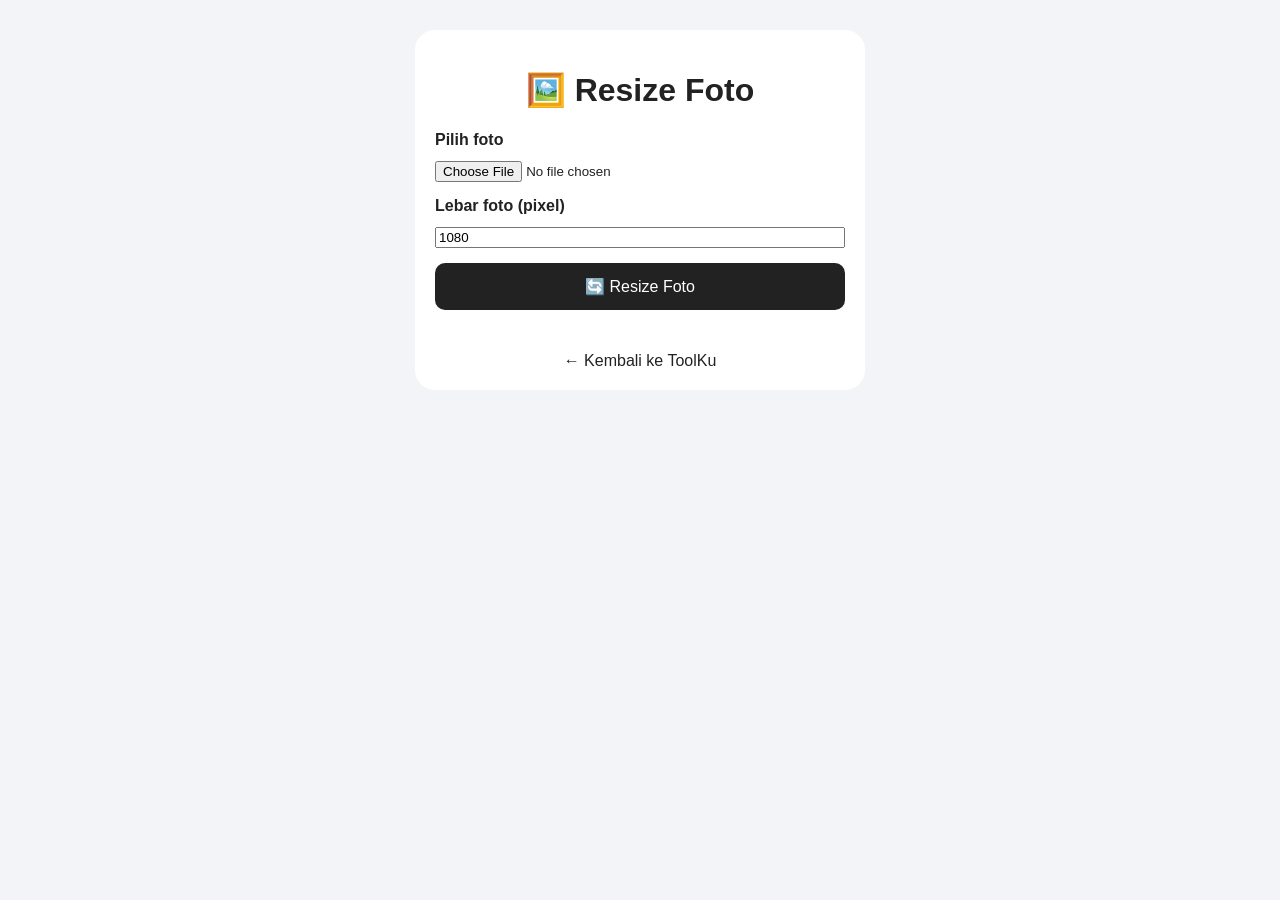
<file: public/resize.html>
<!DOCTYPE html>
<html lang="id">
<head>
    <meta charset="UTF-8">
    <meta name="viewport" content="width=device-width, initial-scale=1.0">
    <title>Resize Foto - ToolKu</title>

    <style>
        * {
            box-sizing: border-box;
        }

        :root {
            --bg: #f2f4f7;
            --card: white;
            --text: #222;
            --input: white;
            --border: #ddd;
        }

        body.dark {
            --bg: #0f172a;
            --card: #1e293b;
            --text: #f8fafc;
            --input: #0f172a;
            --border: #475569;
        }

        body {
            margin: 0;
            font-family: Arial, sans-serif;
            background: var(--bg);
            color: var(--text);
            transition: .25s;
        }

        .container {
            max-width: 450px;
            margin: 30px auto;
            padding: 20px;
            background: var(--card);
            border-radius: 20px;
        }

        h1 {
            text-align: center;
        }

        input {
            width: 100%;
            margin-top: 12px;
        }

        label {
            display: block;
            margin-top: 15px;
            font-weight: bold;
        }

        button {
            width: 100%;
            padding: 14px;
            margin-top: 15px;
            border: none;
            border-radius: 10px;
            background: #222;
            color: white;
            font-size: 16px;
        }

        #preview {
            max-width: 100%;
            margin-top: 20px;
            border-radius: 10px;
        }

        #hasil {
            margin-top: 15px;
            text-align: center;
        }

        .back {
            display: block;
            text-align: center;
            margin-top: 18px;
            color: var(--text);
            text-decoration: none;
        }
    </style>
</head>

<body>

<div class="container">

    <h1>🖼️ Resize Foto</h1>

    <label>Pilih foto</label>
    <input
        type="file"
        id="foto"
        accept="image/*"
    >

    <label>Lebar foto (pixel)</label>
    <input
        type="number"
        id="lebar"
        value="1080"
        min="1"
    >

    <button onclick="resizeFoto()">
        🔄 Resize Foto
    </button>

    <img id="preview">

    <div id="hasil"></div>

    <a href="index.html" class="back">
        ← Kembali ke ToolKu
    </a>

</div>

<script>

function resizeFoto() {

    const fileInput = document.getElementById("foto");
    const lebarInput = document.getElementById("lebar");
    const preview = document.getElementById("preview");
    const hasil = document.getElementById("hasil");

    if (fileInput.files.length === 0) {
        alert("Pilih foto terlebih dahulu.");
        return;
    }

    const file = fileInput.files[0];
    const lebarBaru = Number(lebarInput.value);

    if (lebarBaru < 1) {
        alert("Masukkan ukuran yang benar.");
        return;
    }

    const img = new Image();

    img.onload = function() {

        const rasio = lebarBaru / img.width;
        const tinggiBaru = Math.round(img.height * rasio);

        const canvas = document.createElement("canvas");

        canvas.width = lebarBaru;
        canvas.height = tinggiBaru;

        const ctx = canvas.getContext("2d");

        ctx.drawImage(
            img,
            0,
            0,
            lebarBaru,
            tinggiBaru
        );

        const hasilFoto = canvas.toDataURL(
            "image/jpeg",
            0.90
        );

        preview.src = hasilFoto;

        hasil.innerHTML = `
            <p>
                Ukuran baru: ${lebarBaru} × ${tinggiBaru}px
            </p>

            <a
                href="${hasilFoto}"
                download="foto-resize.jpg"
            >
                <button>⬇️ Simpan Foto</button>
            </a>
        `;
    };

    img.src = URL.createObjectURL(file);
}

</script>

<script>
function terapkanTema(){
    document.body.classList.toggle(
        "dark",
        localStorage.getItem("tema") === "dark"
    );
}

terapkanTema();
window.addEventListener("pageshow", terapkanTema);
</script>

</body>
</html>
</file>
<file: public/splash.css>
#splashScreen{
    position:fixed;
    inset:0;
    z-index:9999;
    display:flex;
    flex-direction:column;
    justify-content:center;
    align-items:center;
    background:#111111;
    color:#ffffff;
    transition:opacity .4s ease, visibility .4s ease;
}

.splash-logo{
    width:110px;
    height:110px;
    border-radius:24px;
    display:flex;
    justify-content:center;
    align-items:center;
    background:#ffffff;
    color:#111111;
    font-size:42px;
    font-weight:bold;
    margin-bottom:18px;
}

.splash-title{
    font-size:26px;
    font-weight:bold;
}

.splash-text{
    margin-top:8px;
    font-size:14px;
    opacity:.7;
}

#splashScreen.hide{
    opacity:0;
    visibility:hidden;
    pointer-events:none;
}
</file>
<file: public/bottom-nav.css>
.bottom-nav{
    position:fixed;
    left:12px;
    right:12px;
    bottom:12px;
    z-index:9998;
    display:flex;
    justify-content:space-around;
    align-items:center;
    padding:8px 6px;
    background:rgba(255,255,255,.96);
    border:1px solid #dddddd;
    border-radius:18px;
    box-shadow:0 8px 25px rgba(0,0,0,.12);
    backdrop-filter:blur(10px);
}

.bottom-nav a{
    flex:1;
    display:flex;
    flex-direction:column;
    align-items:center;
    justify-content:center;
    gap:3px;
    padding:7px 4px;
    color:#555555;
    text-decoration:none;
    font-size:11px;
    font-weight:600;
    border-radius:12px;
}

.bottom-nav a span{
    font-size:20px;
    line-height:1;
}

.bottom-nav a.active{
    background:#111111;
    color:#ffffff;
}

body{
    padding-bottom:90px;
}

@media (prefers-color-scheme: dark){
    .bottom-nav{
        background:rgba(25,25,25,.96);
        border-color:#444444;
    }

    .bottom-nav a{
        color:#bbbbbb;
    }

    .bottom-nav a.active{
        background:#ffffff;
        color:#111111;
    }
}
</file>
